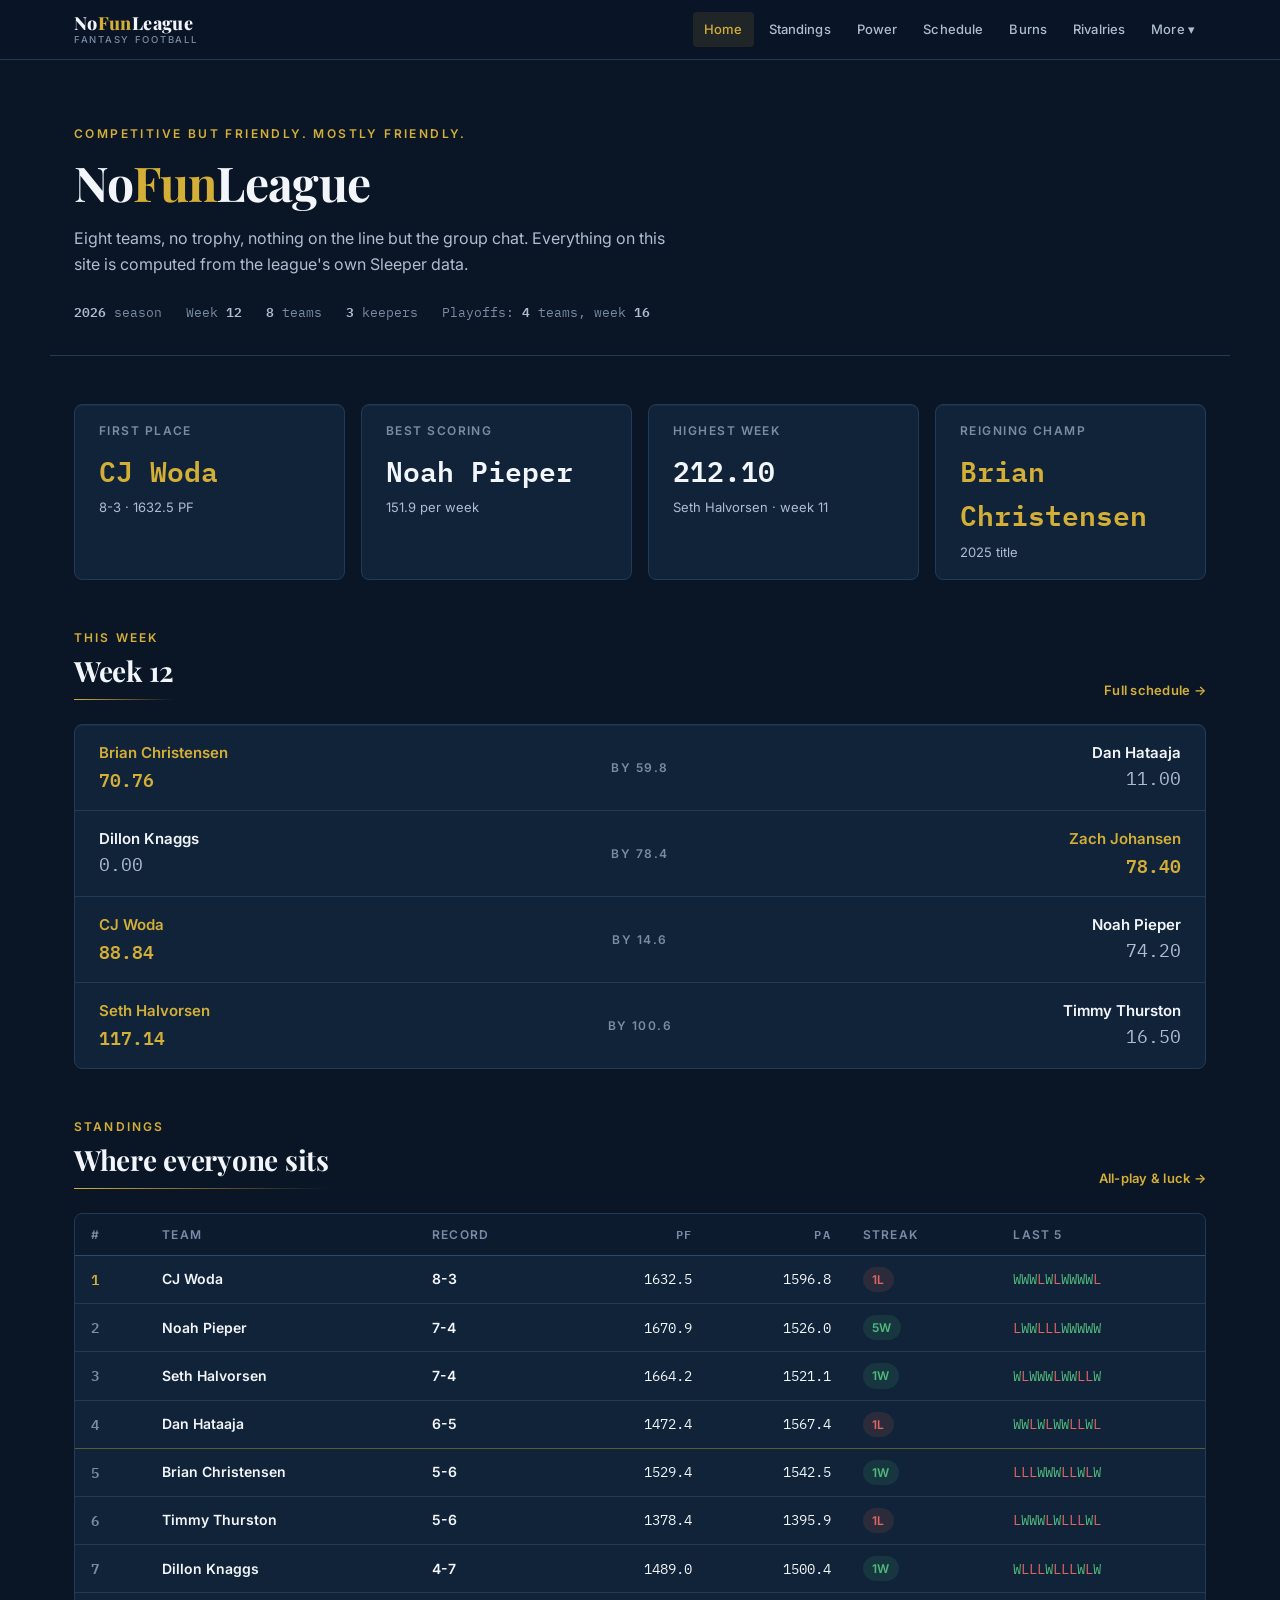
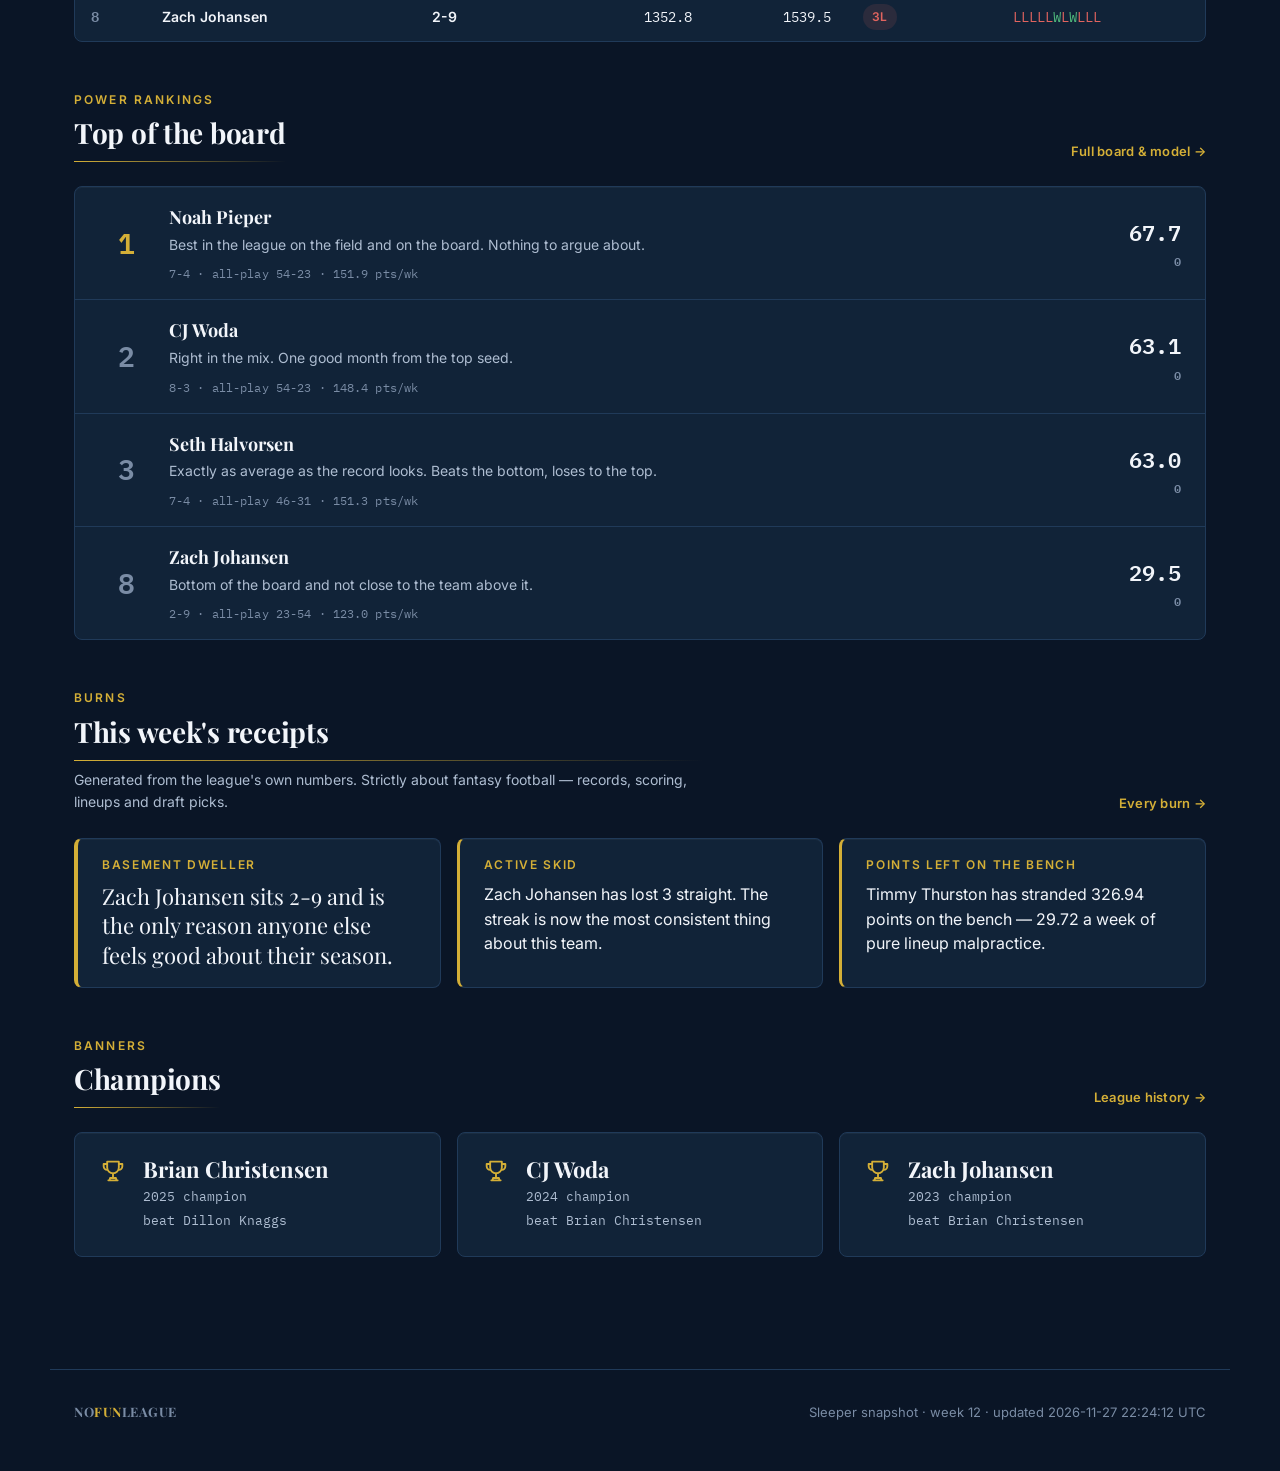
<file: index.html>
<!DOCTYPE html>
<html lang="en">
<head>
  <meta charset="UTF-8">
  <meta name="viewport" content="width=device-width, initial-scale=1.0">
  <title>NoFunLeague — Fantasy Football</title>
  <meta name="description" content="Standings, power rankings, burns, stats and draft history for the NoFunLeague — an eight-team Sleeper fantasy football league.">
  <meta name="theme-color" content="#0a1526">
  <link rel="icon" href="favicon.svg" type="image/svg+xml">
  <link rel="stylesheet" href="css/style.css?v=1">
</head>
<body>

<div id="site-nav"></div>

<header class="hero">
  <p class="hero-eyebrow">Competitive but friendly. Mostly friendly.</p>
  <h1><span class="no">No</span><span class="fun">Fun</span><span class="no">League</span></h1>
  <p class="hero-sub">Eight teams, no trophy, nothing on the line but the group chat.
     Everything on this site is computed from the league's own Sleeper data.</p>
  <div class="hero-meta" id="hero-meta"></div>
</header>

<section class="section">
  <div class="card-grid" id="glance">
    <div class="loading">Loading league</div>
  </div>
</section>

<section class="section">
  <div class="section-head">
    <div>
      <span class="eyebrow">This Week</span>
      <h2 class="section-title" id="week-title">Matchups</h2>
      <div class="rule"></div>
    </div>
    <a class="link-more" href="schedule.html">Full schedule &rarr;</a>
  </div>
  <div class="card" style="padding:0" id="matchups"><div class="loading">Loading matchups</div></div>
</section>

<section class="section">
  <div class="section-head">
    <div>
      <span class="eyebrow">Standings</span>
      <h2 class="section-title">Where everyone sits</h2>
      <div class="rule"></div>
    </div>
    <a class="link-more" href="standings.html">All-play &amp; luck &rarr;</a>
  </div>
  <div id="standings"><div class="loading">Loading standings</div></div>
</section>

<section class="section">
  <div class="section-head">
    <div>
      <span class="eyebrow">Power Rankings</span>
      <h2 class="section-title">Top of the board</h2>
      <div class="rule"></div>
    </div>
    <a class="link-more" href="rankings.html">Full board &amp; model &rarr;</a>
  </div>
  <div class="card" style="padding:0" id="power"><div class="loading">Loading power board</div></div>
</section>

<section class="section">
  <div class="section-head">
    <div>
      <span class="eyebrow">Burns</span>
      <h2 class="section-title">This week's receipts</h2>
      <div class="rule"></div>
      <p class="section-sub">Generated from the league's own numbers. Strictly about
         fantasy football &mdash; records, scoring, lineups and draft picks.</p>
    </div>
    <a class="link-more" href="burns.html">Every burn &rarr;</a>
  </div>
  <div class="burn-grid" id="burns"><div class="loading">Loading burns</div></div>
</section>

<section class="section">
  <div class="section-head">
    <div>
      <span class="eyebrow">Banners</span>
      <h2 class="section-title">Champions</h2>
      <div class="rule"></div>
    </div>
    <a class="link-more" href="history.html">League history &rarr;</a>
  </div>
  <div class="card-grid" id="champs"><div class="loading">Loading history</div></div>
</section>

<div id="site-footer"></div>

<script src="js/site.js"></script>
<script src="js/data.js"></script>
<script>
NFL.all(["meta", "league", "standings", "schedule", "power", "burns", "history", "analytics"])
.then(function (d) {
  var N = NFL;
  N.stamp(d.meta, d.meta ? "week " + d.meta.week : "");

  /* ---- hero meta ---- */
  if (d.meta && d.league) {
    N.fill("hero-meta",
      "<span><b>" + d.meta.season + "</b> season</span>" +
      "<span>Week <b>" + d.meta.week + "</b></span>" +
      "<span><b>" + d.league.teams + "</b> teams</span>" +
      "<span><b>" + (d.league.keeper_count || 0) + "</b> keepers</span>" +
      "<span>Playoffs: <b>" + d.league.playoff_teams + "</b> teams, week <b>" +
        d.league.playoff_week_start + "</b></span>");
  }

  /* ---- at a glance ---- */
  if (d.standings && d.analytics && d.power) {
    var rows = d.standings.rows, a = d.analytics;
    var top = rows[0];
    var best = a.scoring[0];
    var hw = a.records.high_week;
    var lastChamp = (d.history && d.history.seasons || [])
      .filter(function (s) { return s.champion; })[0];
    N.fill("glance",
      stat("First place", N.esc(top.team), N.record(top) + " · " + N.num(top.pf, 1) + " PF", true) +
      stat("Best scoring", N.esc(best.team), N.num(best.avg, 1) + " per week") +
      stat("Highest week", hw ? N.num(hw.pts, 2) : "—",
           hw ? N.esc(hw.team) + " · week " + hw.week : "") +
      stat("Reigning champ", lastChamp ? N.esc(lastChamp.champion) : "—",
           lastChamp ? lastChamp.season + " title" : "", true));
  } else { N.oops("glance", "League"); }

  function stat(label, value, note, gold) {
    return '<div class="stat"><div class="stat-label">' + label + "</div>" +
           '<div class="stat-value' + (gold ? " gold" : "") + '">' + value + "</div>" +
           '<div class="stat-note">' + (note || "") + "</div></div>";
  }

  /* ---- this week's matchups (falls back to the last played week) ---- */
  if (d.schedule) {
    var weeks = d.schedule.weeks;
    var wk = weeks.filter(function (w) { return w.week === (d.meta && d.meta.week); })[0];
    var label = "Week " + (wk ? wk.week : "");
    if (!wk || (wk.playoff && !wk.played)) {
      var played = weeks.filter(function (w) { return w.played; });
      wk = played[played.length - 1];
      label = wk ? "Week " + wk.week + " results" : "No games yet";
    }
    document.getElementById("week-title").textContent = label;
    N.fill("matchups", wk && !(wk.playoff && !wk.played)
      ? wk.games.map(N.matchup).join("")
      : '<div class="empty">Playoff bracket not seeded yet.</div>');
  } else { N.oops("matchups", "Schedule"); }

  /* ---- standings ---- */
  if (d.standings) {
    var cut = d.league ? d.league.playoff_teams : 0;
    N.fill("standings", N.table(
      [{ label: "#" }, { label: "Team" }, { label: "Record" },
       { label: "PF", num: true }, { label: "PA", num: true },
       { label: "Streak" }, { label: "Last 5" }],
      d.standings.rows.map(function (r) {
        return ['<span class="rank-cell' + (r.rank === 1 ? " top" : "") + '">' + r.rank + "</span>",
                N.teamCell(r.team, r.manager === r.team ? "" : r.manager),
                '<span class="strong">' + N.record(r) + "</span>",
                N.num(r.pf, 1), N.num(r.pa, 1),
                streak(r.streak), form(r.form)];
      }),
      { rowClass: function (i) { return (cut && i === cut - 1) ? "cutline" : ""; } }));
  } else { N.oops("standings", "Standings"); }

  function streak(s) {
    if (!s) return '<span class="muted">—</span>';
    var cls = /W$/.test(s) ? "pos" : "neg";
    return '<span class="badge ' + cls + '">' + N.esc(s) + "</span>";
  }
  function form(f) {
    if (!f) return '<span class="muted">—</span>';
    return '<span class="mono">' + f.split("").map(function (c) {
      return '<span class="' + (c === "W" ? "pos" : c === "L" ? "neg" : "muted") + '">' + c + "</span>";
    }).join("") + "</span>";
  }

  /* ---- power: top three plus the floor ---- */
  if (d.power) {
    var pr = d.power.rows;
    var show = pr.slice(0, 3).concat(pr.length > 4 ? [pr[pr.length - 1]] : []);
    N.fill("power", show.map(function (r) {
      return '<div class="power-row' + (r.rank === 1 ? " first" : "") + '">' +
        '<div class="power-rank">' + r.rank + "</div>" +
        '<div><div class="power-team">' + N.esc(r.team) + "</div>" +
        '<div class="power-note">' + N.esc(r.note) + "</div>" +
        '<div class="power-line">' + r.record + " · all-play " + r.allplay +
          " · " + N.num(r.pf_pg, 1) + " pts/wk</div></div>" +
        '<div class="power-score">' + N.num(r.score, 1) +
          '<span class="power-move ' + (r.move > 0 ? "pos" : r.move < 0 ? "neg" : "muted") +
          '">' + (r.prev_rank ? N.signed(r.move) : "new") + "</span></div></div>";
    }).join(""));
  } else { N.oops("power", "Power rankings"); }

  /* ---- burns: the first three ---- */
  if (d.burns && d.burns.items.length) {
    N.fill("burns", d.burns.items.slice(0, 3).map(function (b, i) {
      return '<div class="burn' + (i === 0 ? " feature" : "") + '">' +
        '<div class="burn-title">' + N.esc(b.title) + "</div>" +
        '<p class="burn-line">' + N.esc(b.line) + "</p></div>";
    }).join(""));
  } else { N.oops("burns", "Burns"); }

  /* ---- champions ---- */
  if (d.history) {
    var done = d.history.seasons.filter(function (s) { return s.champion; });
    N.fill("champs", done.length ? done.map(function (s) {
      return '<div class="card feature-card">' +
        '<svg class="icon icon-lg icon-gold" aria-hidden="true"><use href="#i-trophy"></use></svg>' +
        "<div><h3>" + N.esc(s.champion) + "</h3>" +
        '<p class="meta">' + s.season + " champion</p>" +
        '<p class="meta muted">beat ' + N.esc(s.runner_up || "—") + "</p></div></div>";
    }).join("") : '<div class="empty">No completed seasons yet.</div>');
  } else { N.oops("champs", "History"); }
});
</script>
</body>
</html>
</file>
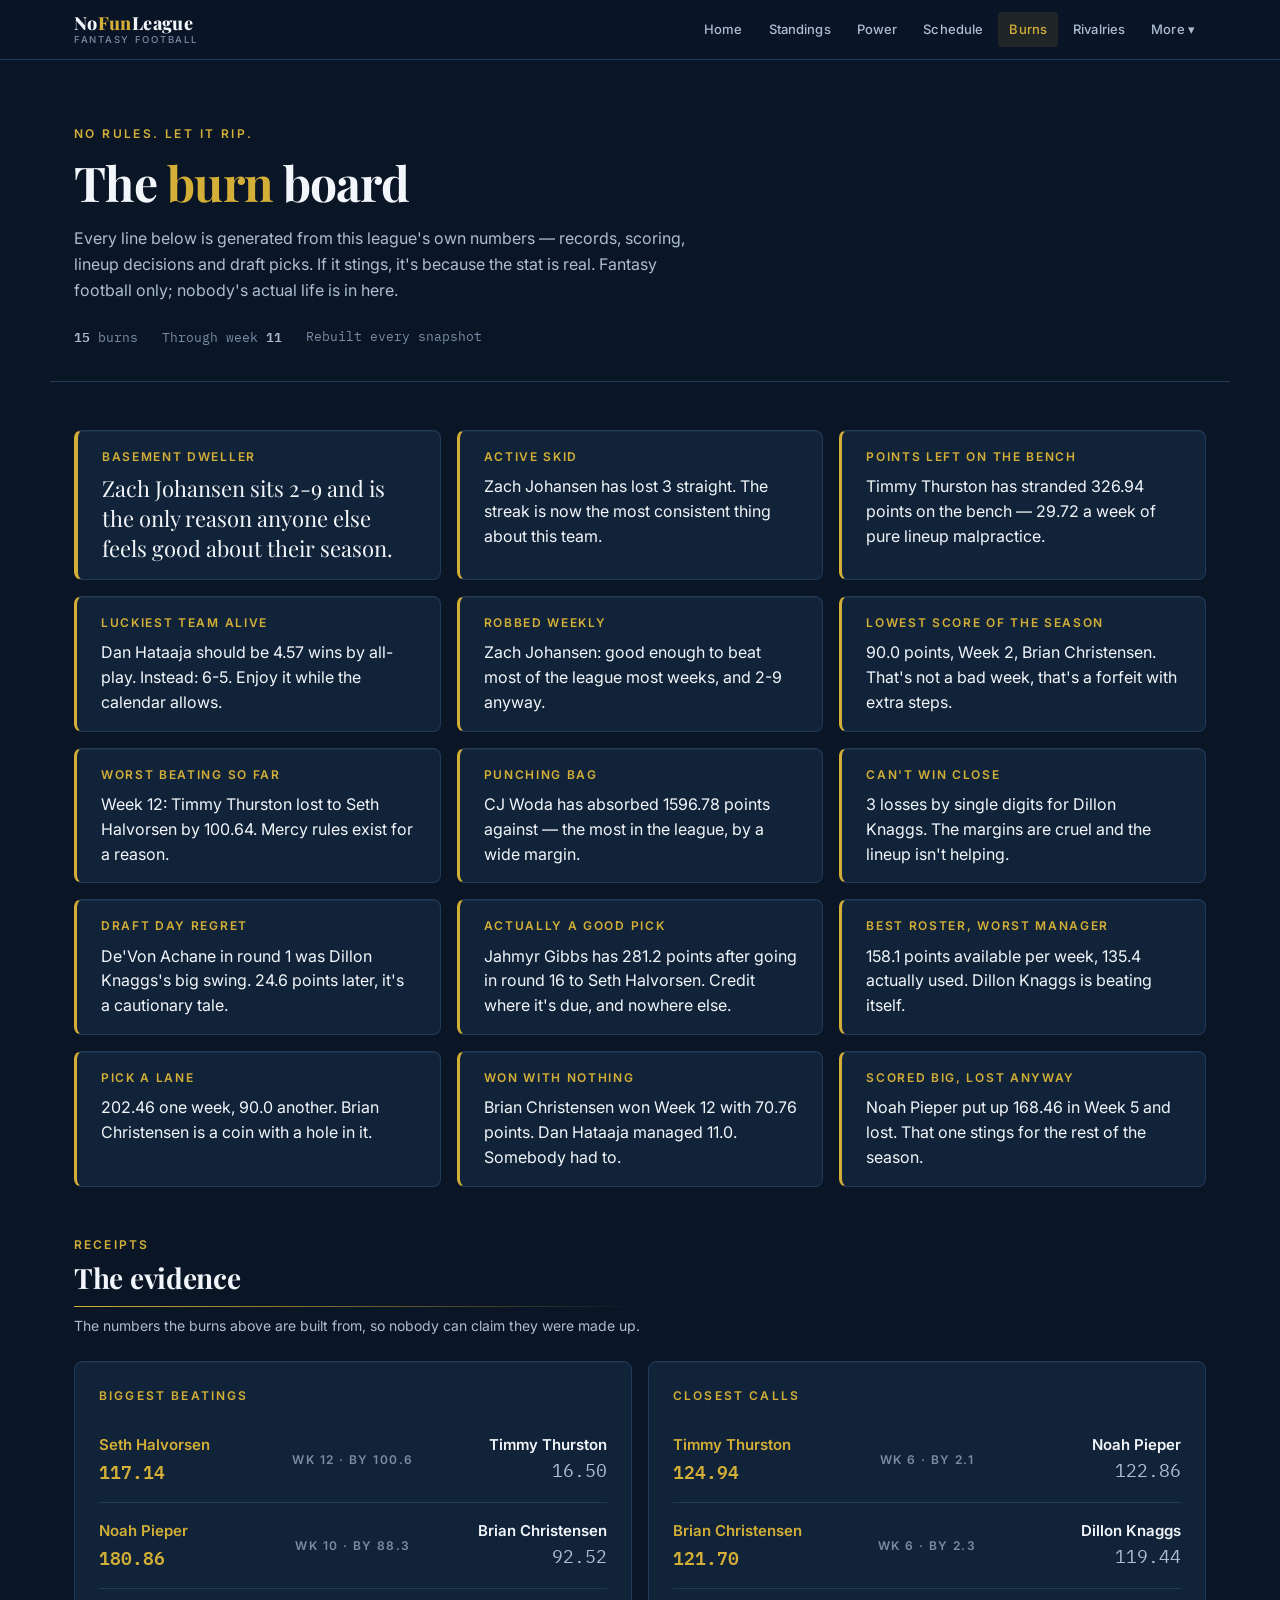
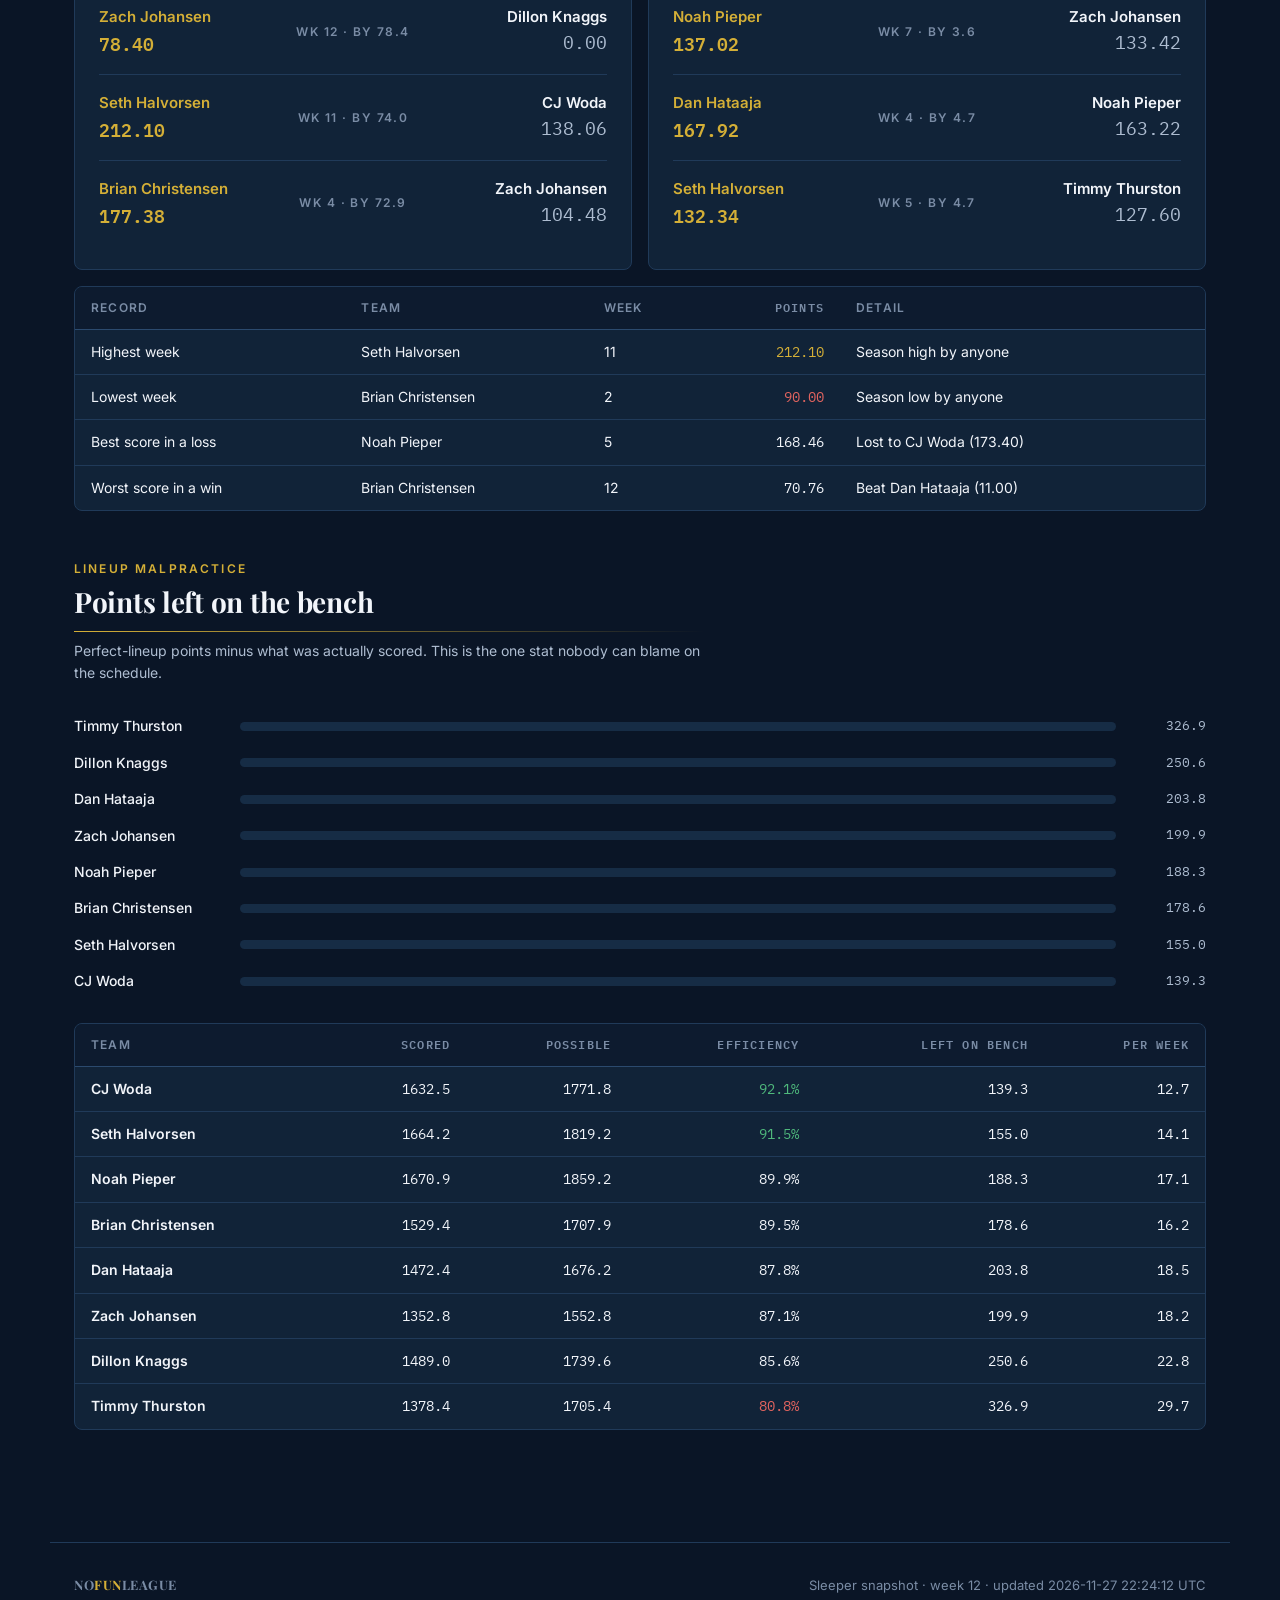
<file: burns.html>
<!DOCTYPE html>
<html lang="en">
<head>
  <meta charset="UTF-8">
  <meta name="viewport" content="width=device-width, initial-scale=1.0">
  <title>Burns — NoFunLeague</title>
  <meta name="description" content="The NoFunLeague burn board — trash talk generated from the league's own Sleeper stats.">
  <meta name="theme-color" content="#0a1526">
  <link rel="icon" href="favicon.svg" type="image/svg+xml">
  <link rel="stylesheet" href="css/style.css?v=1">
</head>
<body>

<div id="site-nav"></div>

<header class="hero">
  <p class="hero-eyebrow">No rules. Let it rip.</p>
  <h1>The <span class="fun">burn</span> board</h1>
  <p class="hero-sub">Every line below is generated from this league's own numbers &mdash;
     records, scoring, lineup decisions and draft picks. If it stings, it's because the
     stat is real. Fantasy football only; nobody's actual life is in here.</p>
  <div class="hero-meta" id="hero-meta"></div>
</header>

<section class="section">
  <div class="burn-grid" id="burns"><div class="loading">Loading burns</div></div>
</section>

<section class="section">
  <div class="section-head">
    <div>
      <span class="eyebrow">Receipts</span>
      <h2 class="section-title">The evidence</h2>
      <div class="rule"></div>
      <p class="section-sub">The numbers the burns above are built from, so nobody can
         claim they were made up.</p>
    </div>
  </div>
  <div class="card-grid two">
    <div class="card">
      <span class="eyebrow">Biggest beatings</span>
      <div id="blowouts" style="margin-top:var(--s-3)"></div>
    </div>
    <div class="card">
      <span class="eyebrow">Closest calls</span>
      <div id="nailbiters" style="margin-top:var(--s-3)"></div>
    </div>
  </div>
  <div style="margin-top:var(--s-4)" id="records"></div>
</section>

<section class="section">
  <div class="section-head">
    <div>
      <span class="eyebrow">Lineup Malpractice</span>
      <h2 class="section-title">Points left on the bench</h2>
      <div class="rule"></div>
      <p class="section-sub">Perfect-lineup points minus what was actually scored. This is
         the one stat nobody can blame on the schedule.</p>
    </div>
  </div>
  <div id="bench"><div class="loading">Loading</div></div>
</section>

<div id="site-footer"></div>

<script src="js/site.js"></script>
<script src="js/data.js"></script>
<script>
NFL.all(["meta", "burns", "analytics"]).then(function (d) {
  var N = NFL;
  N.stamp(d.meta, d.meta ? "week " + d.meta.week : "");

  if (!d.burns) { N.oops("burns", "Burns"); }
  else {
    N.fill("hero-meta",
      "<span><b>" + d.burns.items.length + "</b> burns</span>" +
      "<span>Through week <b>" + d.burns.through_week + "</b></span>" +
      "<span>Rebuilt every snapshot</span>");
    N.fill("burns", d.burns.items.length
      ? d.burns.items.map(function (b, i) {
          return '<div class="burn' + (i === 0 ? " feature" : "") + '">' +
            '<div class="burn-title">' + N.esc(b.title) + "</div>" +
            '<p class="burn-line">' + N.esc(b.line) + "</p></div>";
        }).join("")
      : '<div class="empty">Not enough games played yet. Check back after week 1.</div>');
  }

  if (!d.analytics) { N.oops("bench", "Analytics"); return; }
  var a = d.analytics;

  var game = function (g) {
    return '<div class="matchup" style="padding-left:0;padding-right:0">' +
      '<div class="side win"><div class="name">' + N.esc(g.winner) + "</div>" +
      '<div class="score">' + N.num(g.win_pts) + "</div></div>" +
      '<span class="vs">wk ' + g.week + " · by " + N.num(g.margin, 1) + "</span>" +
      '<div class="side right"><div class="name">' + N.esc(g.loser) + "</div>" +
      '<div class="score">' + N.num(g.lose_pts) + "</div></div></div>";
  };
  N.fill("blowouts", a.blowouts.length ? a.blowouts.map(game).join("")
    : '<div class="empty">No completed games yet.</div>');
  N.fill("nailbiters", a.nailbiters.length ? a.nailbiters.map(game).join("")
    : '<div class="empty">No completed games yet.</div>');

  var r = a.records;
  N.fill("records", N.table(
    [{ label: "Record" }, { label: "Team" }, { label: "Week" }, { label: "Points", num: true },
     { label: "Detail", cls: "wide" }],
    [r.high_week && ["Highest week", N.esc(r.high_week.team), r.high_week.week,
       '<span class="gold">' + N.num(r.high_week.pts) + "</span>", "Season high by anyone"],
     r.low_week && ["Lowest week", N.esc(r.low_week.team), r.low_week.week,
       '<span class="neg">' + N.num(r.low_week.pts) + "</span>", "Season low by anyone"],
     r.high_loss && ["Best score in a loss", N.esc(r.high_loss.loser), r.high_loss.week,
       N.num(r.high_loss.lose_pts), "Lost to " + N.esc(r.high_loss.winner) +
       " (" + N.num(r.high_loss.win_pts) + ")"],
     r.low_win && ["Worst score in a win", N.esc(r.low_win.winner), r.low_win.week,
       N.num(r.low_win.win_pts), "Beat " + N.esc(r.low_win.loser) +
       " (" + N.num(r.low_win.lose_pts) + ")"]
    ].filter(Boolean)));

  N.fill("bench", N.bars(a.efficiency.slice().sort(function (x, y) { return y.left - x.left; })
      .map(function (e) {
        return { label: e.team, raw: e.left, value: N.num(e.left, 1) };
      })) +
    '<div style="margin-top:var(--s-6)"></div>' +
    N.table(
      [{ label: "Team" }, { label: "Scored", num: true }, { label: "Possible", num: true },
       { label: "Efficiency", num: true }, { label: "Left on bench", num: true },
       { label: "Per week", num: true }],
      a.efficiency.map(function (e) {
        return ['<span class="team-cell">' + N.esc(e.team) + "</span>",
                N.num(e.pf, 1), N.num(e.ppts, 1),
                '<span class="' + (e.eff >= 90 ? "pos" : e.eff < 85 ? "neg" : "") + '">' +
                  N.num(e.eff, 1) + "%</span>",
                N.num(e.left, 1), N.num(e.left_pg, 1)];
      })));
});
</script>
</body>
</html>
</file>
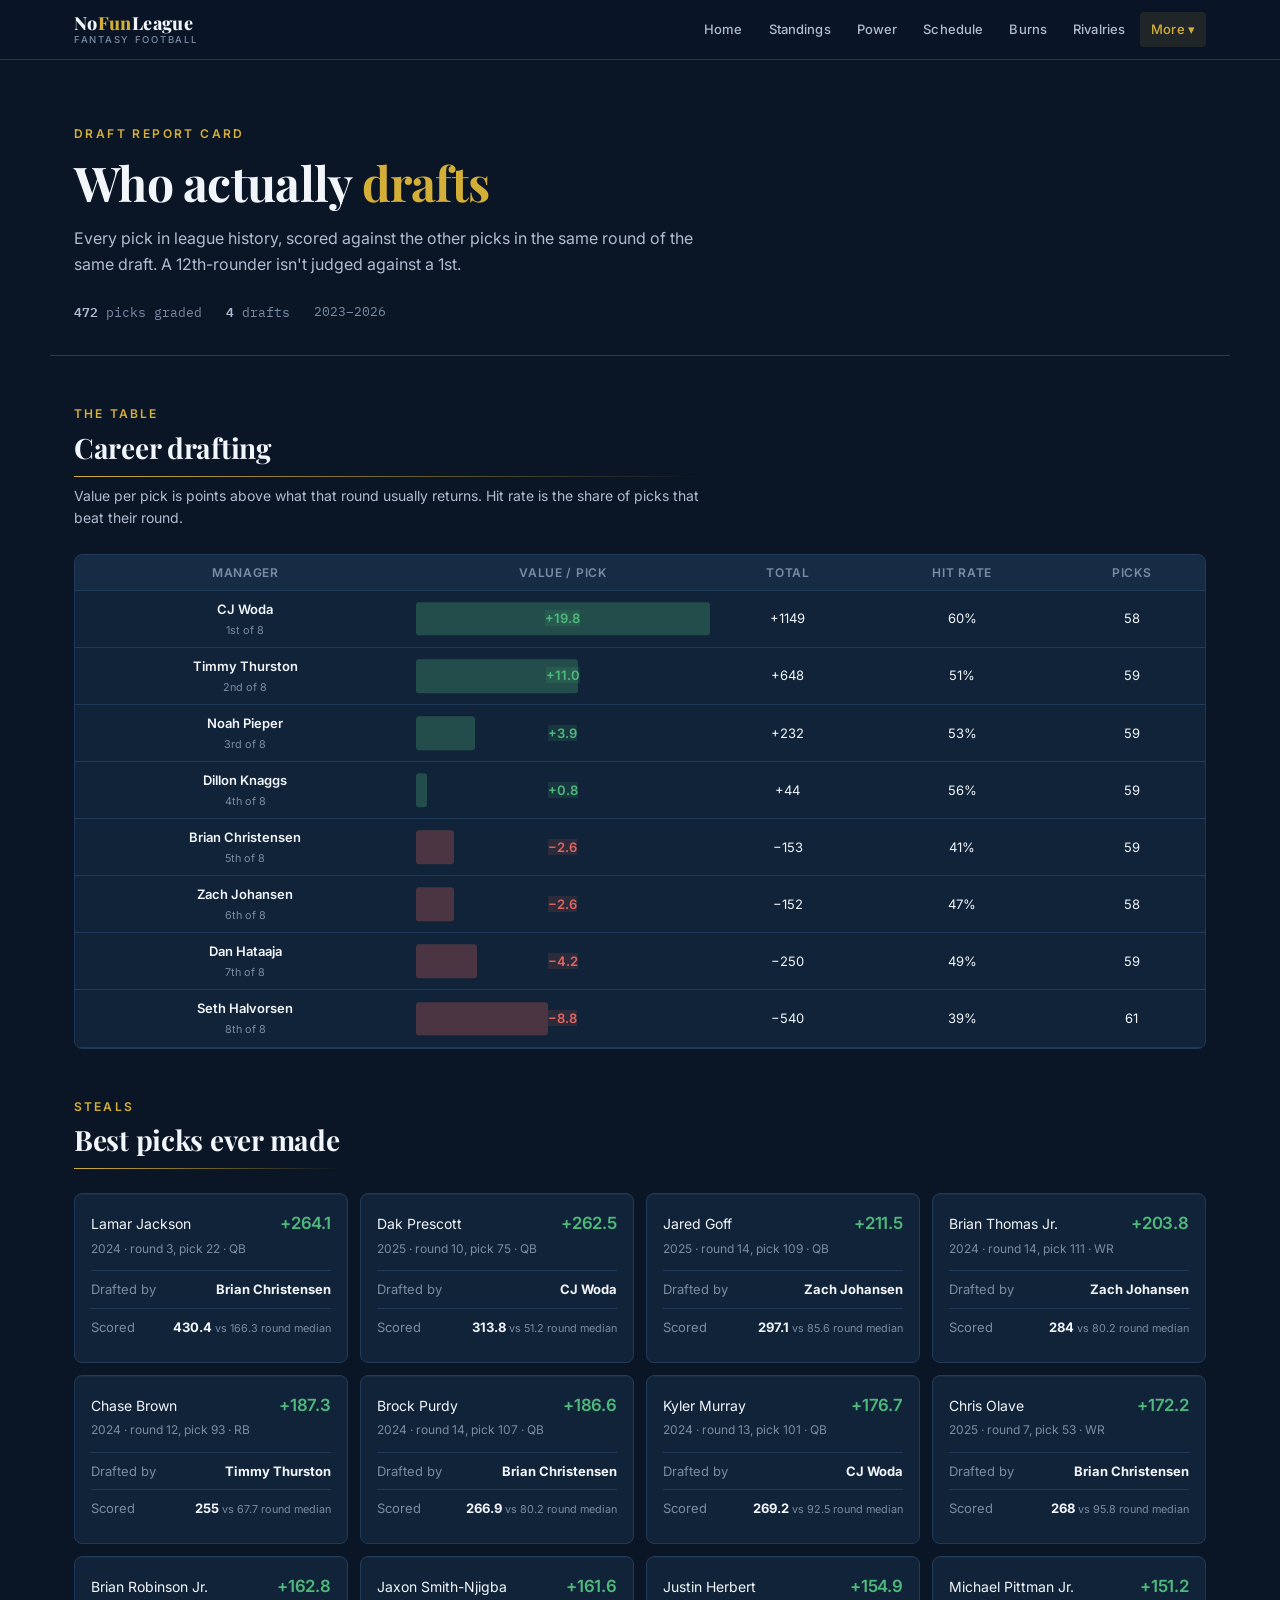
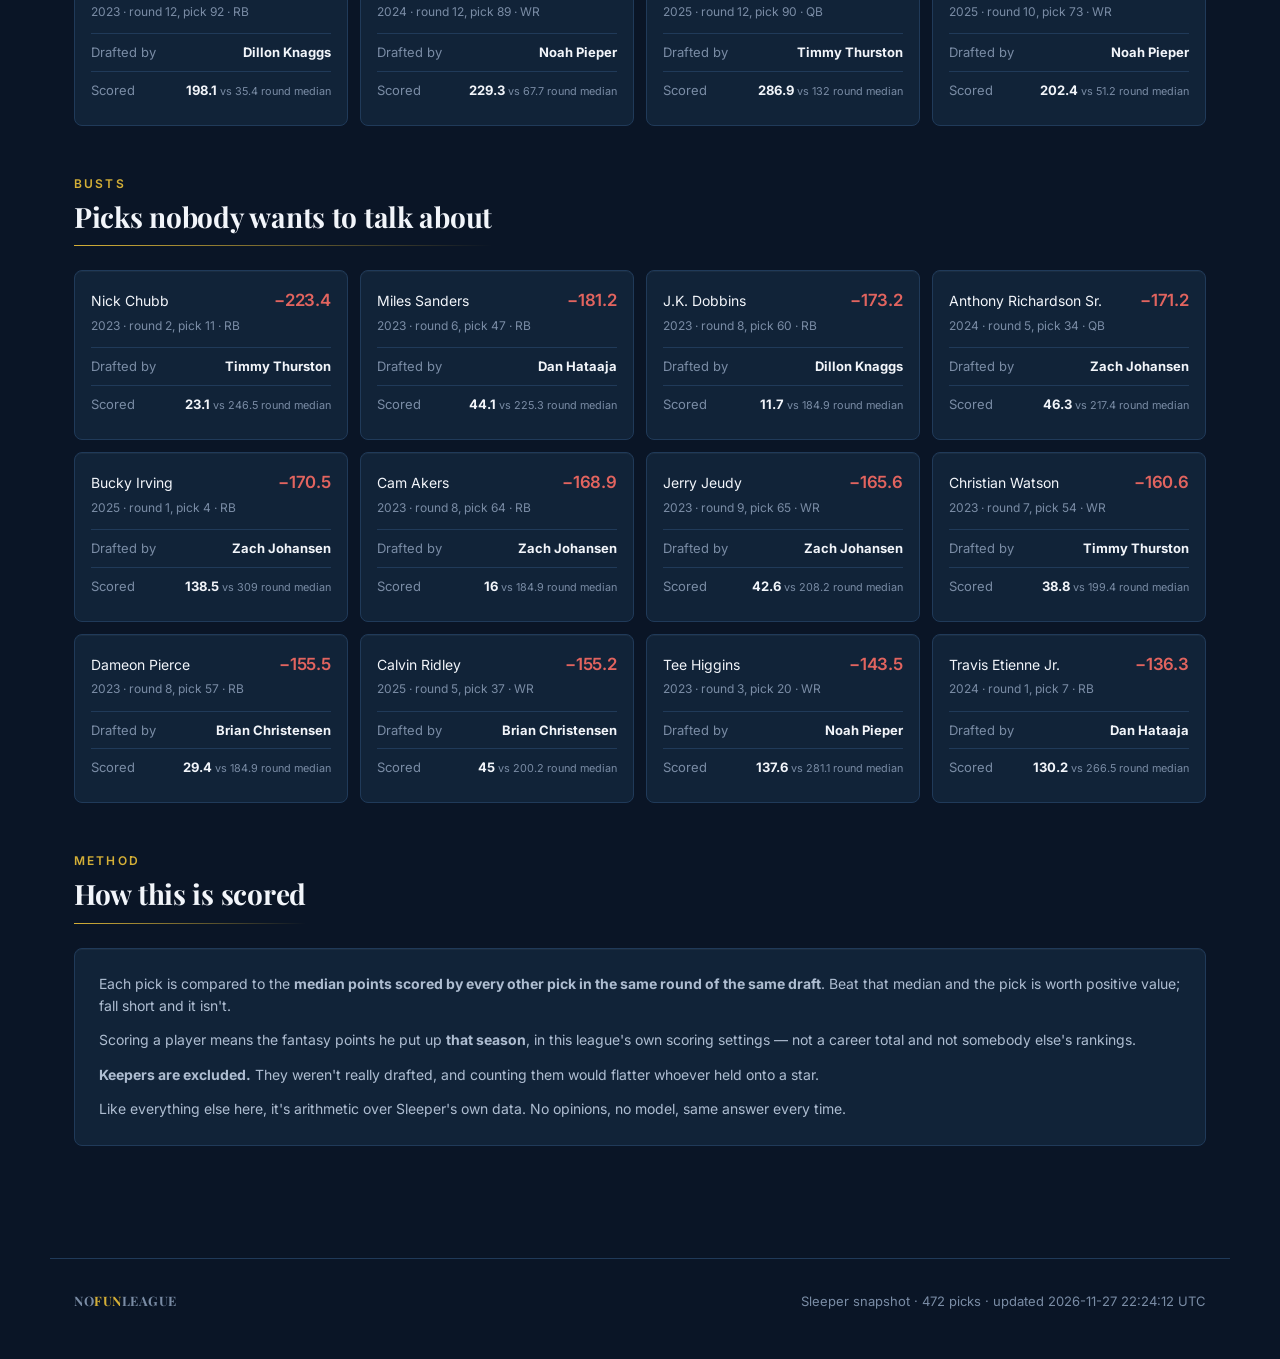
<file: draft-grades.html>
<!DOCTYPE html>
<html lang="en">
<head>
  <meta charset="UTF-8">
  <meta name="viewport" content="width=device-width, initial-scale=1.0">
  <title>Draft Report Card — NoFunLeague</title>
  <meta name="description" content="Every NoFunLeague draft pick ever, scored against the rest of its own round.">
  <meta name="theme-color" content="#0a1526">
  <link rel="icon" href="favicon.svg" type="image/svg+xml">
  <link rel="stylesheet" href="css/style.css?v=1">
</head>
<body>

<div id="site-nav"></div>

<header class="hero">
  <p class="hero-eyebrow">Draft Report Card</p>
  <h1>Who actually <span class="fun">drafts</span></h1>
  <p class="hero-sub">Every pick in league history, scored against the other picks
     in the same round of the same draft. A 12th-rounder isn't judged against a 1st.</p>
  <div class="hero-meta" id="hero-meta"></div>
</header>

<section class="section">
  <div class="section-head">
    <div>
      <span class="eyebrow">The table</span>
      <h2 class="section-title">Career drafting</h2>
      <div class="rule"></div>
      <p class="section-sub">Value per pick is points above what that round usually
         returns. Hit rate is the share of picks that beat their round.</p>
    </div>
  </div>
  <div id="board"><div class="loading">Loading the board</div></div>
</section>

<section class="section">
  <div class="section-head">
    <div>
      <span class="eyebrow">Steals</span>
      <h2 class="section-title">Best picks ever made</h2>
      <div class="rule"></div>
    </div>
  </div>
  <div id="steals"><div class="loading">Loading steals</div></div>
</section>

<section class="section">
  <div class="section-head">
    <div>
      <span class="eyebrow">Busts</span>
      <h2 class="section-title">Picks nobody wants to talk about</h2>
      <div class="rule"></div>
    </div>
  </div>
  <div id="busts"><div class="loading">Loading busts</div></div>
</section>

<section class="section">
  <div class="section-head">
    <div>
      <span class="eyebrow">Method</span>
      <h2 class="section-title">How this is scored</h2>
      <div class="rule"></div>
    </div>
  </div>
  <div class="card dg-method">
    <p>Each pick is compared to the <b>median points scored by every other pick in
       the same round of the same draft</b>. Beat that median and the pick is worth
       positive value; fall short and it isn't.</p>
    <p>Scoring a player means the fantasy points he put up <b>that season</b>, in
       this league's own scoring settings &mdash; not a career total and not
       somebody else's rankings.</p>
    <p><b>Keepers are excluded.</b> They weren't really drafted, and counting them
       would flatter whoever held onto a star.</p>
    <p>Like everything else here, it's arithmetic over Sleeper's own data. No
       opinions, no model, same answer every time.</p>
  </div>
</section>

<script src="js/site.js?v=1"></script>
<script src="js/data.js?v=1"></script>
<script>
(function () {
  var N = window.NFL;

  N.all(["meta", "draft-grades", "rivalries"]).then(function (d) {
    var g = d["draft-grades"], riv = d.rivalries;
    if (!g || !g.managers || !g.managers.length) {
      ["board", "steals", "busts"].forEach(function (id) { N.oops(id, "draft grades"); });
      return;
    }
    var name = {};
    ((riv && riv.managers) || []).forEach(function (m) { name[m.user_id] = m.manager; });
    var who = function (u) { return name[u] || "Unknown"; };

    N.fill("hero-meta",
      "<span><b>" + g.graded_picks + "</b> picks graded</span>" +
      "<span><b>" + g.seasons.length + "</b> drafts</span>" +
      "<span>" + g.seasons[g.seasons.length - 1] + "&ndash;" + g.seasons[0] + "</span>");
    N.stamp(d.meta, g.graded_picks + " picks");

    var max = Math.max.apply(null, g.managers.map(function (c) {
      return Math.abs(c.value_per_pick);
    })) || 1;

    N.fill("board", '<div class="card rv-wrap"><table class="rv-grid dg-board">' +
      "<thead><tr><th>Manager</th><th>Value / pick</th><th>Total</th>" +
      "<th>Hit rate</th><th>Picks</th></tr></thead><tbody>" +
      g.managers.map(function (c, i) {
        var v = c.value_per_pick;
        var w = Math.round(Math.abs(v) / max * 100);
        return "<tr><th class=\"rv-row\">" +
          '<a href="manager.html?m=' + encodeURIComponent(c.user_id) + '">' +
          N.esc(who(c.user_id)) + "</a><small>" + N.ordinal(i + 1) + " of " +
          g.managers.length + "</small></th>" +
          '<td class="dg-barcell"><span class="dg-bar ' +
            (v >= 0 ? "pos" : "neg") + '" style="width:' + w + '%"></span>' +
            '<b class="' + (v >= 0 ? "rv-up" : "rv-down") + '">' +
            N.signed(v, 1) + "</b></td>" +
          "<td>" + N.signed(c.value, 0) + "</td>" +
          "<td>" + c.hit_rate + "%</td>" +
          "<td>" + c.picks + "</td></tr>";
      }).join("") + "</tbody></table></div>");

    N.fill("steals", list(g.steals, "rv-up"));
    N.fill("busts", list(g.busts, "rv-down"));

    function list(rows, cls) {
      return '<div class="rv-cards">' + rows.slice(0, 12).map(function (p) {
        return '<article class="card rv-card">' +
          '<div class="rv-card-top"><span>' + N.esc(p.name) + "</span>" +
          '<b class="' + cls + '">' + N.signed(p.value, 1) + "</b></div>" +
          '<div class="rv-card-sub">' + p.season + " &middot; round " + p.round +
          ", pick " + p.pick + " &middot; " + N.esc(p.pos || "") + "</div>" +
          '<ul class="rv-facts">' +
            "<li><span>Drafted by</span><b>" + N.esc(who(p.user_id) || p.team) + "</b></li>" +
            "<li><span>Scored</span><b>" + p.pts + " <small>vs " + p.round_median +
            " round median</small></b></li>" +
          "</ul></article>";
      }).join("") + "</div>";
    }
  }).catch(function () {
    ["board", "steals", "busts"].forEach(function (id) { N.oops(id, "draft grades"); });
  });
})();
</script>
</body>
</html>
</file>
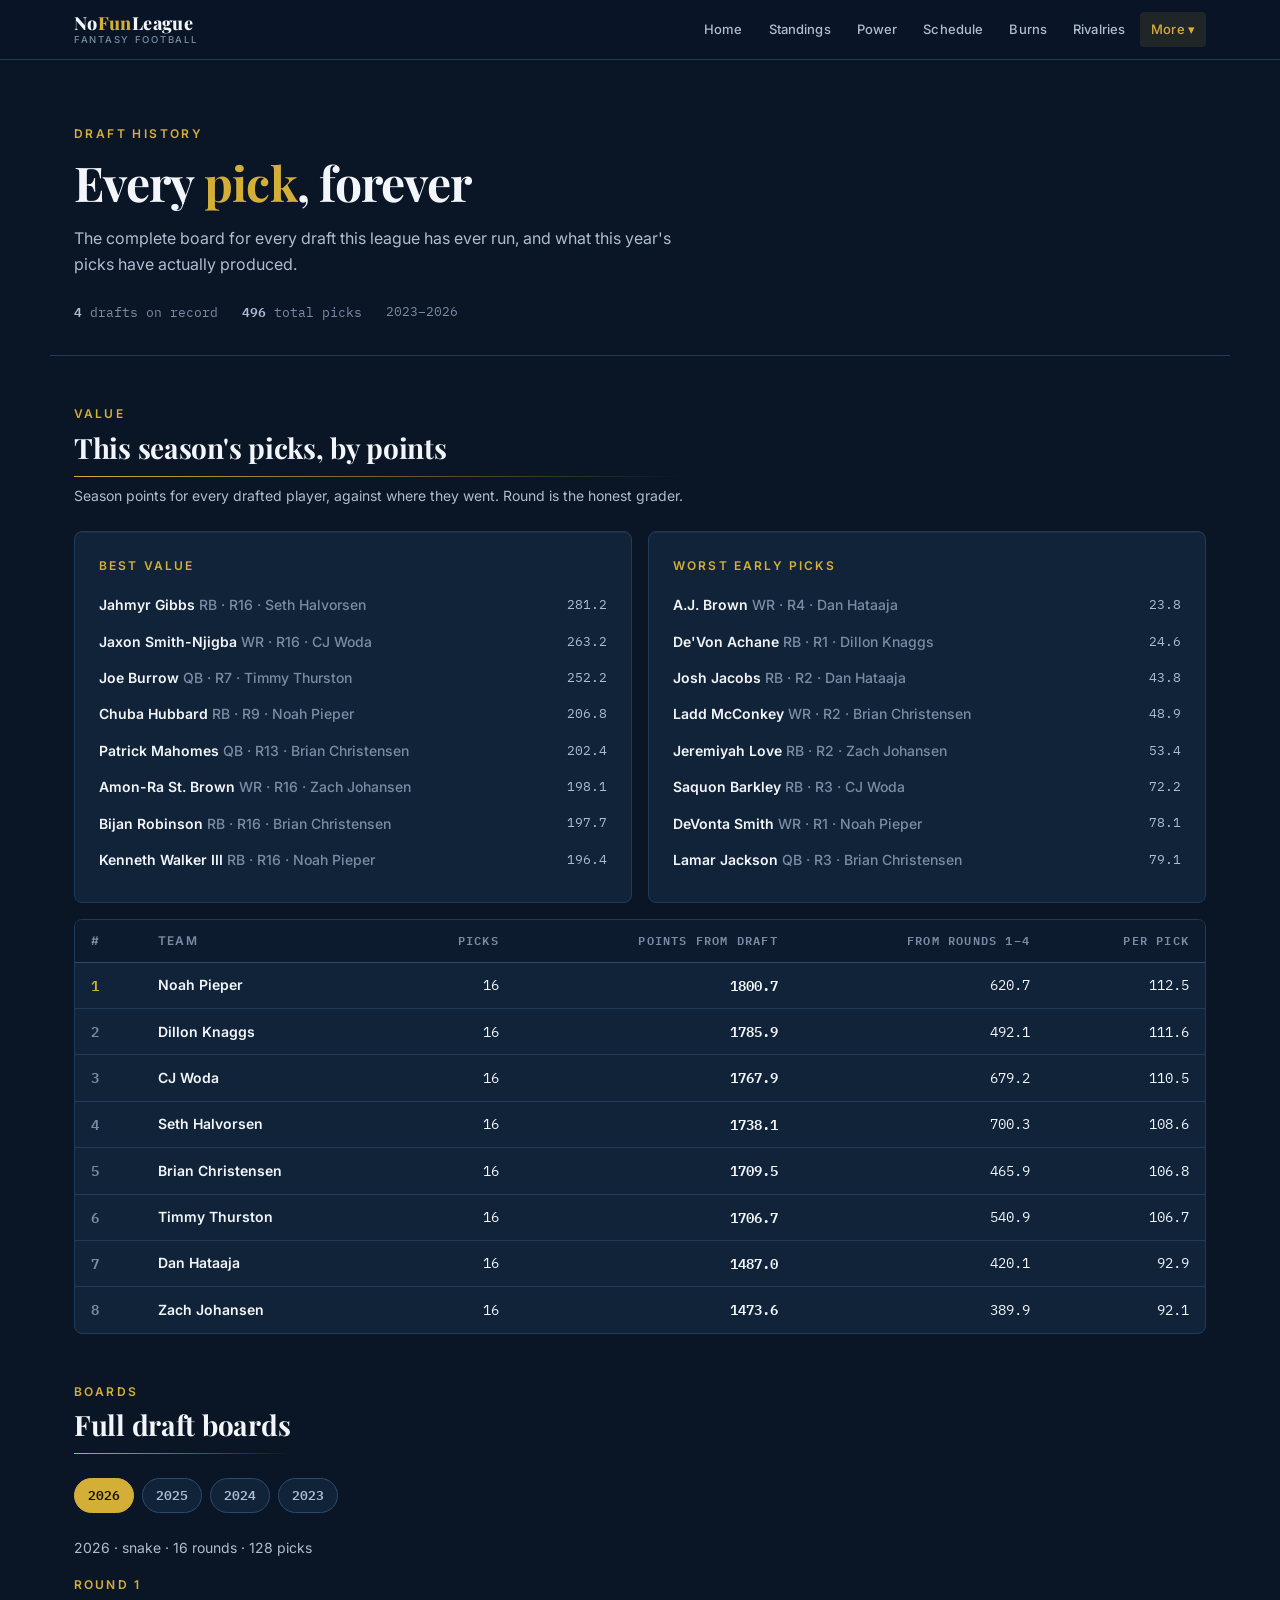
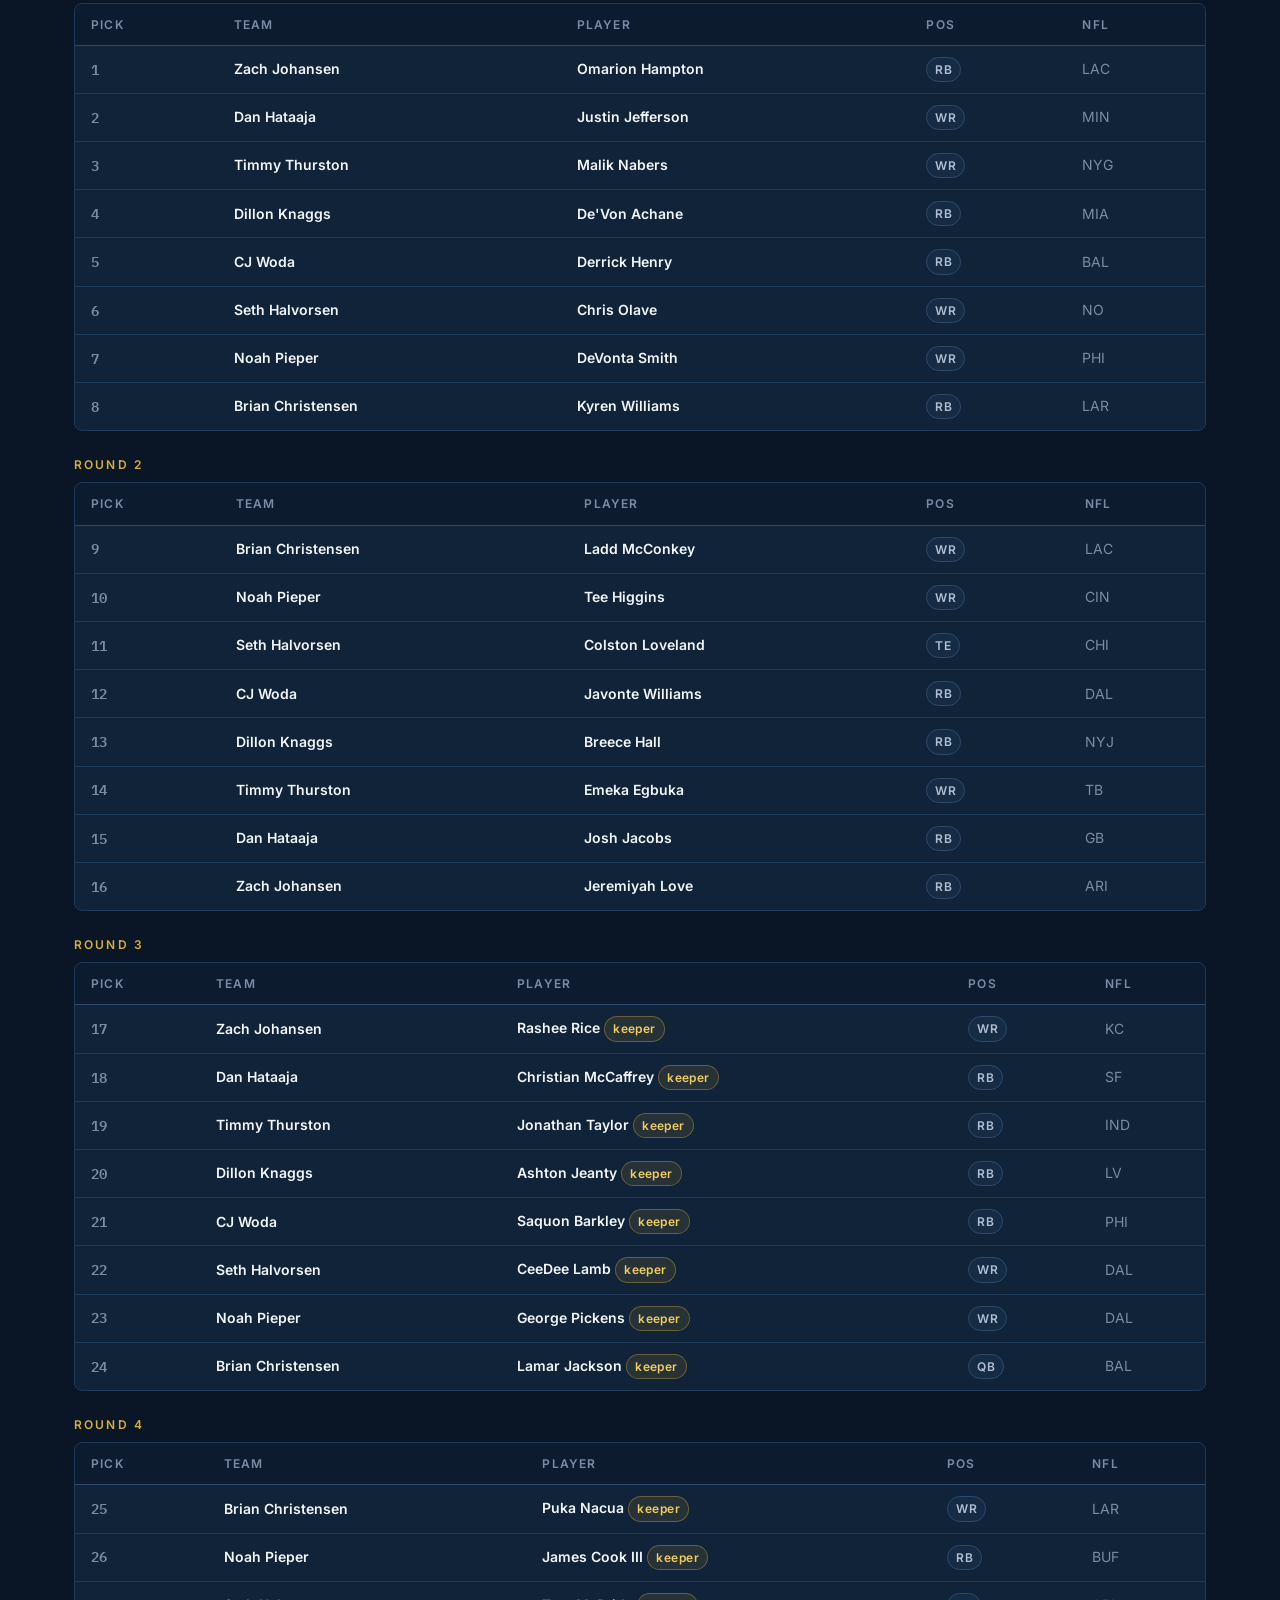
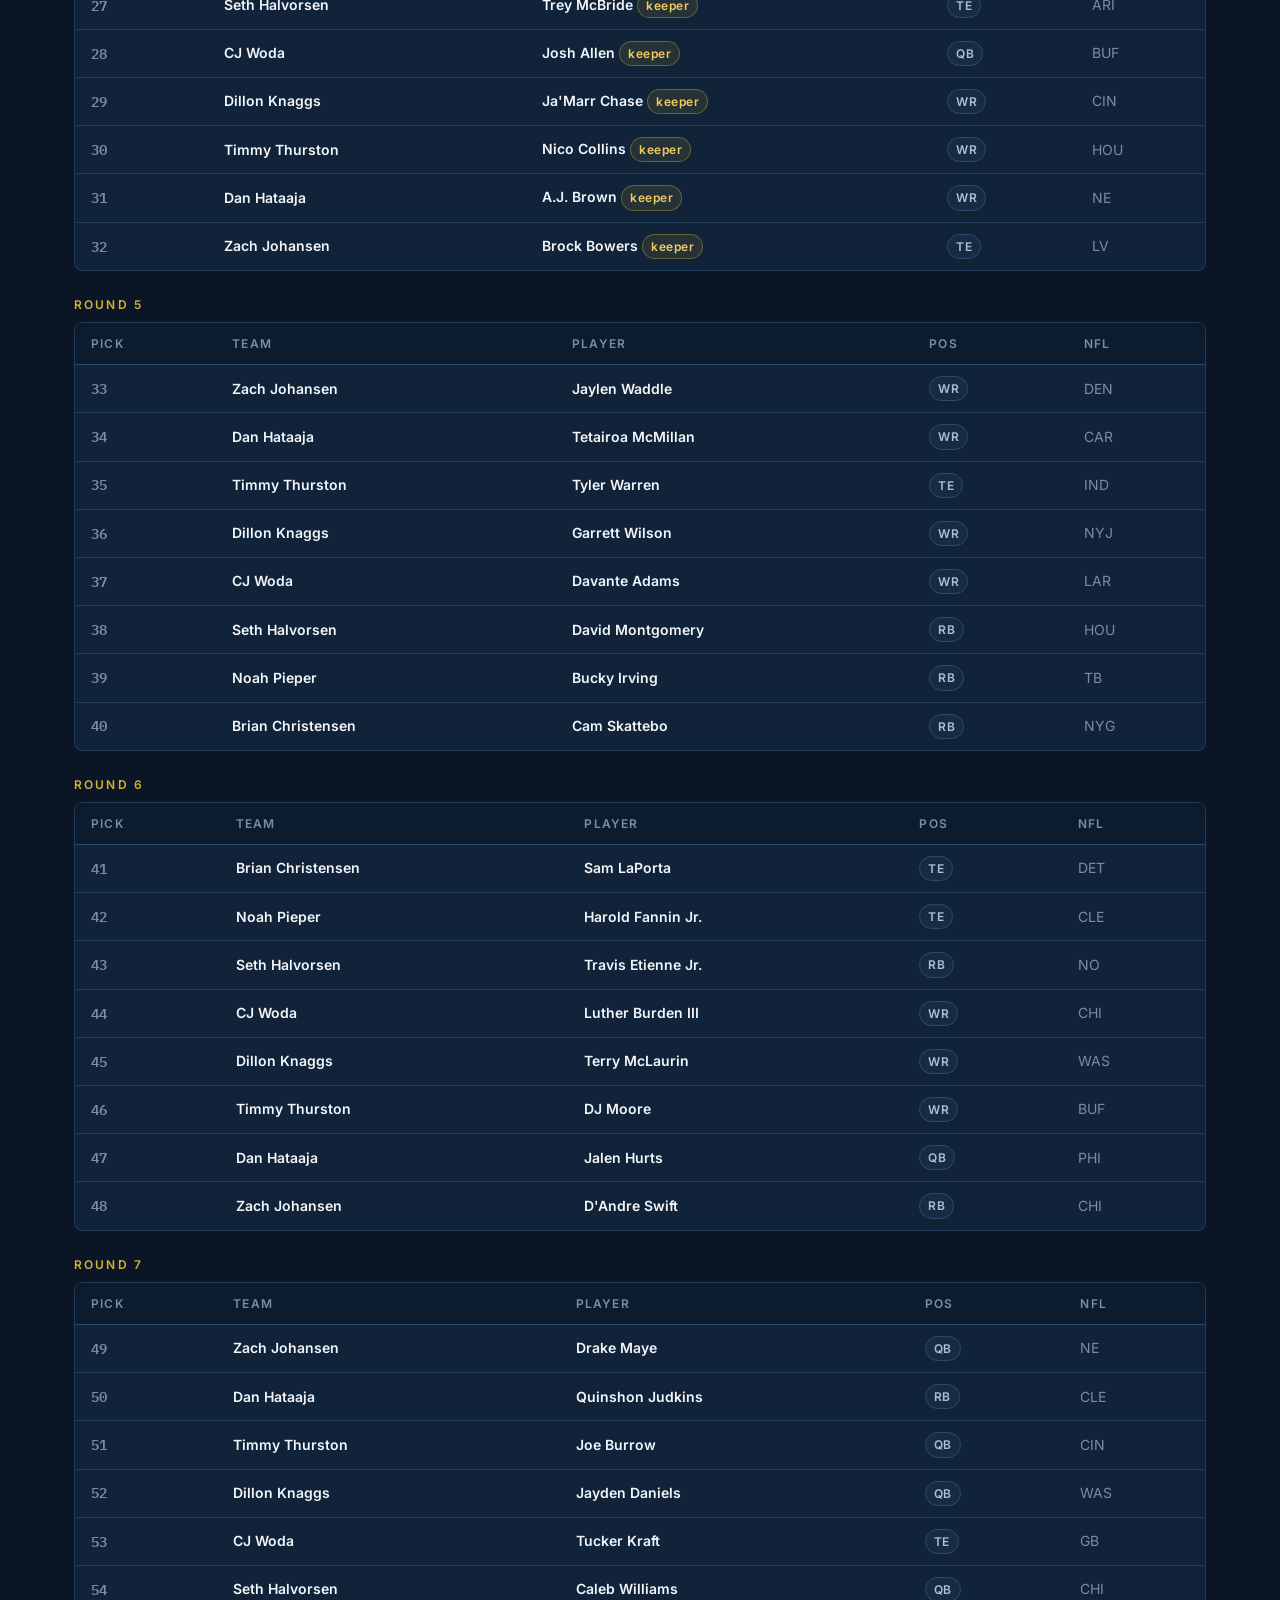
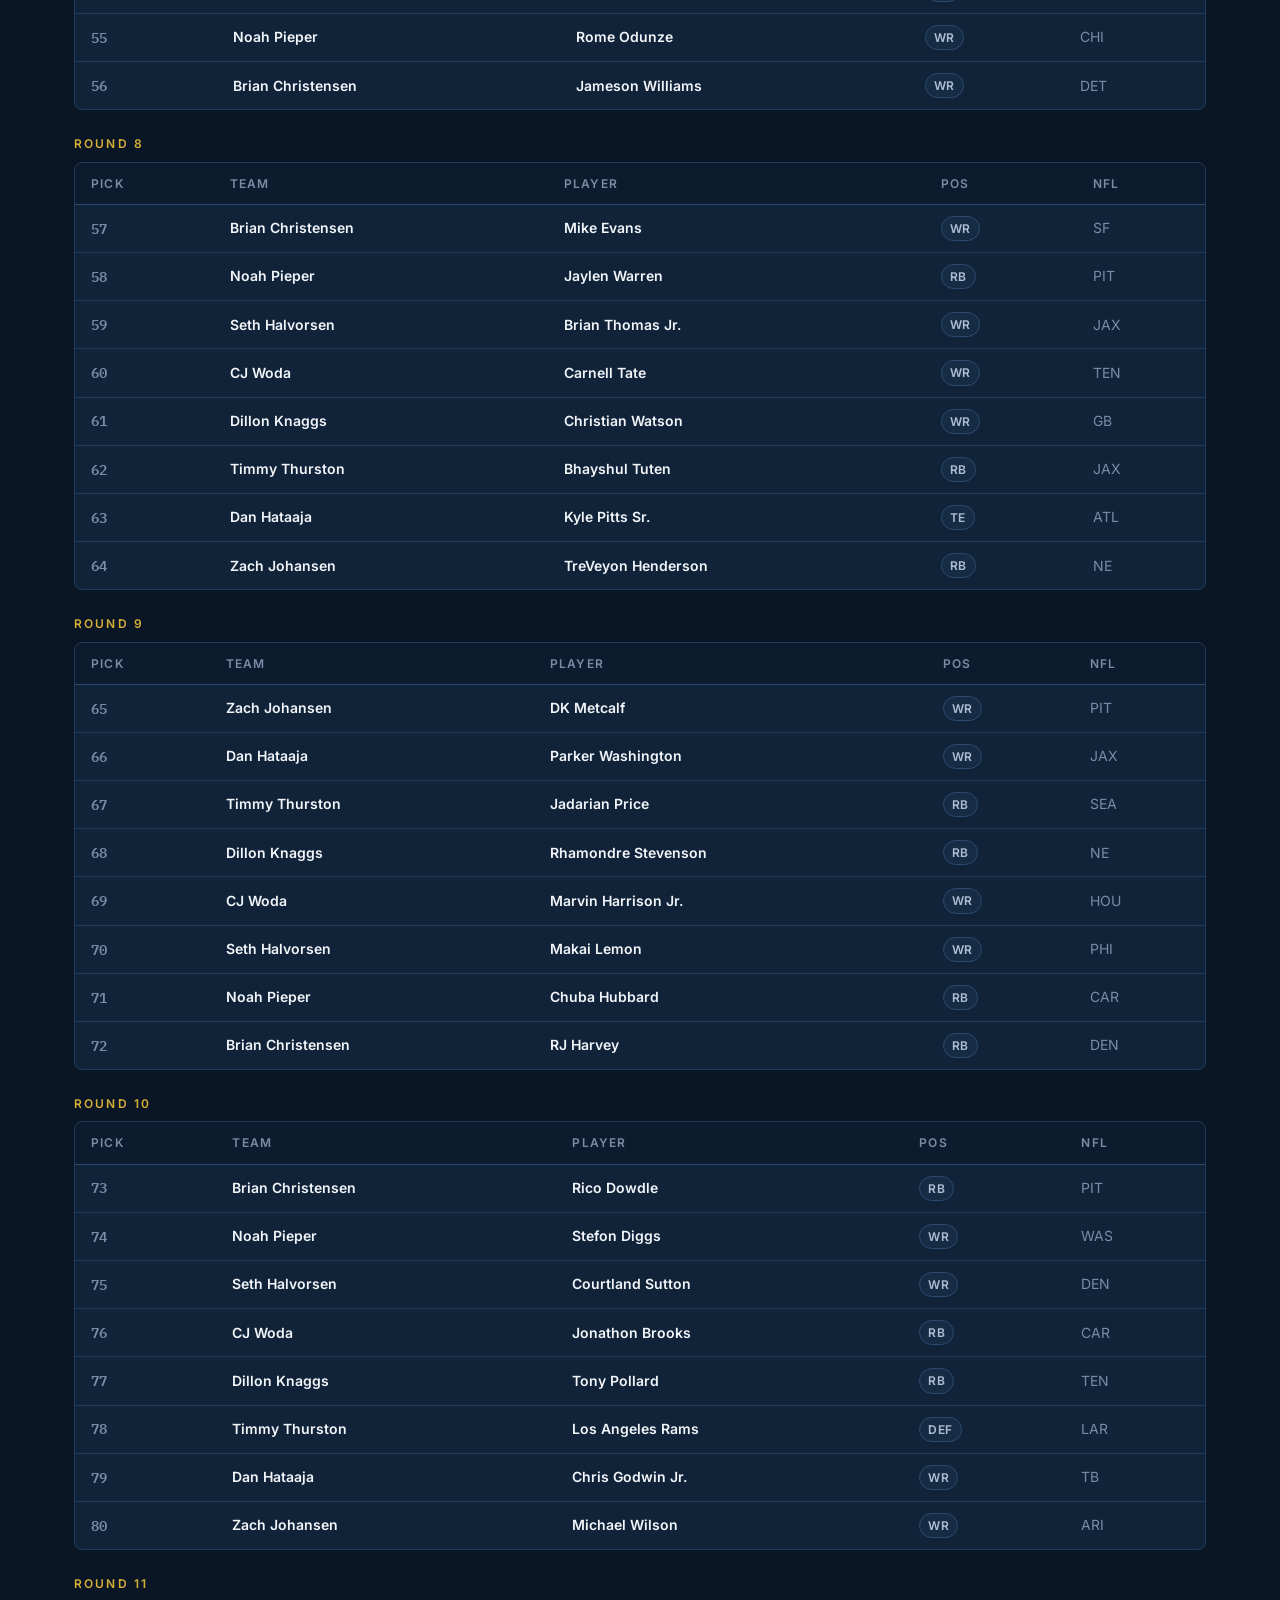
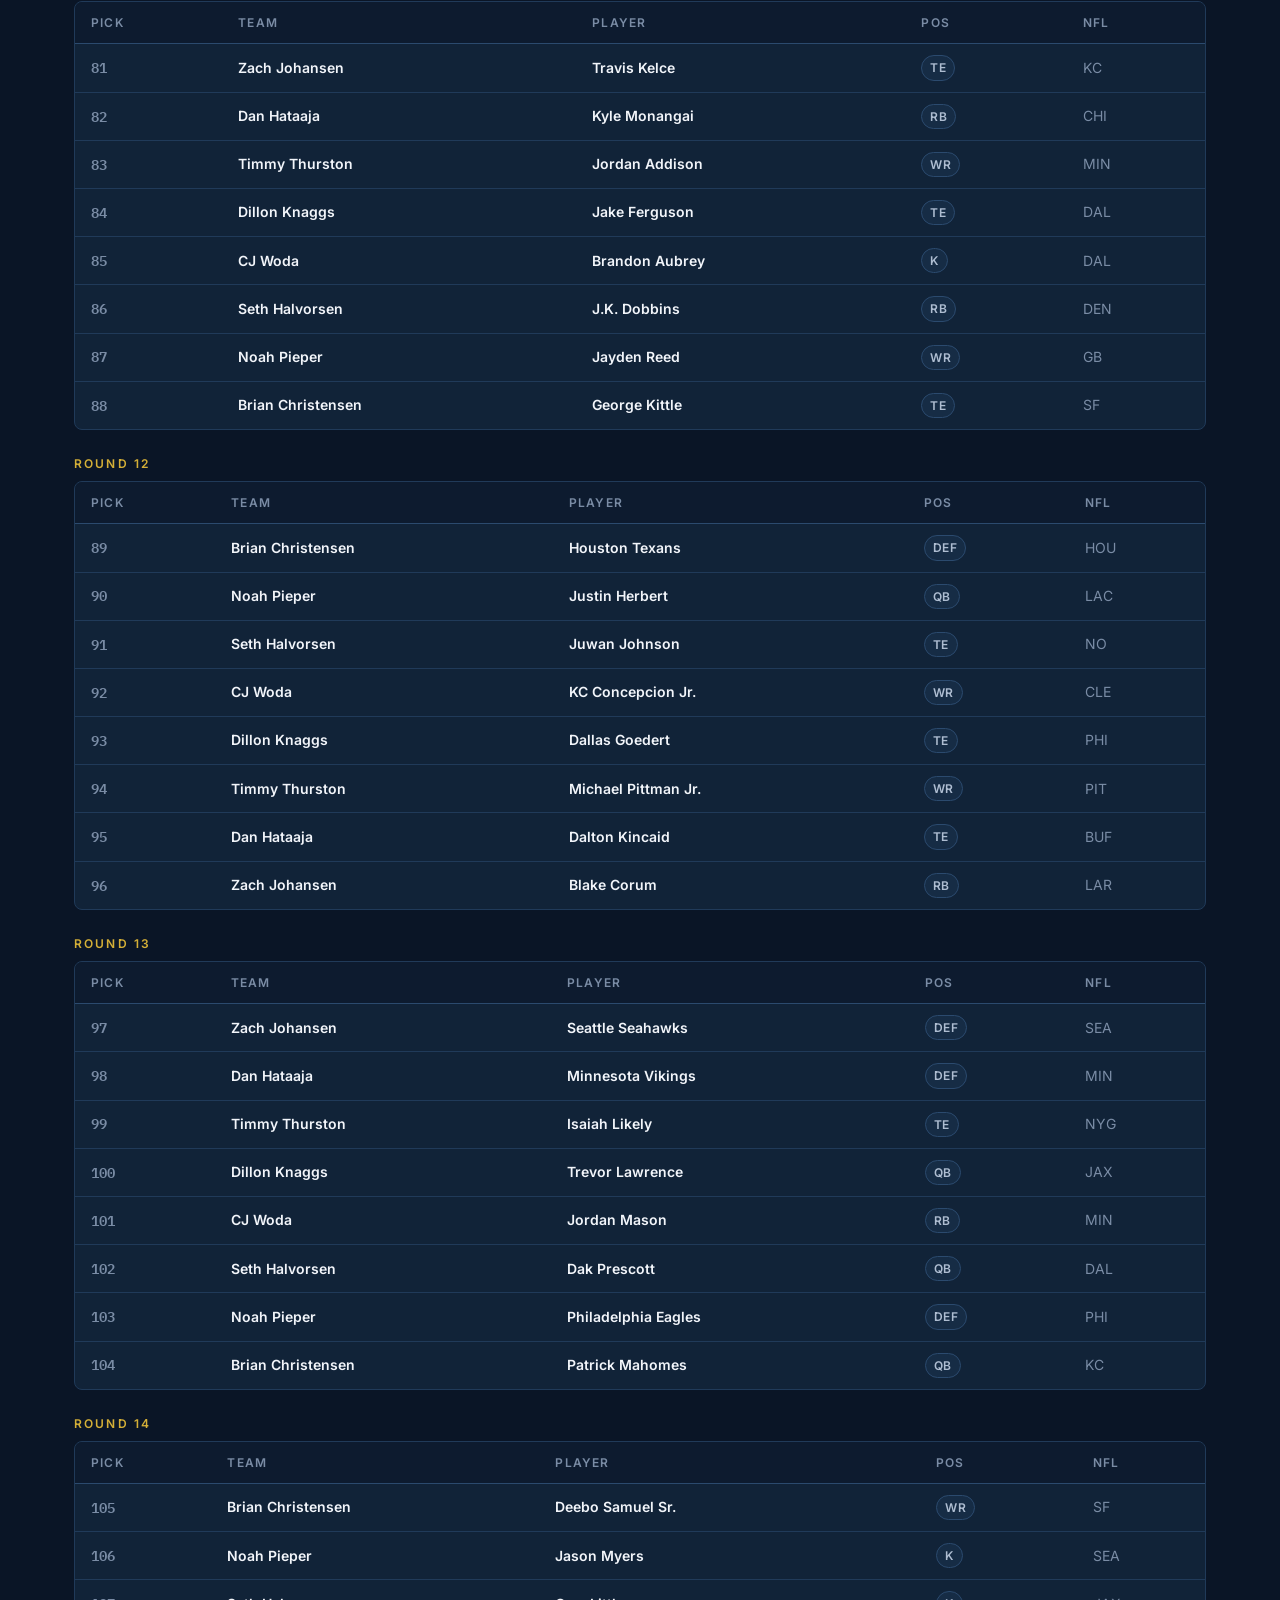
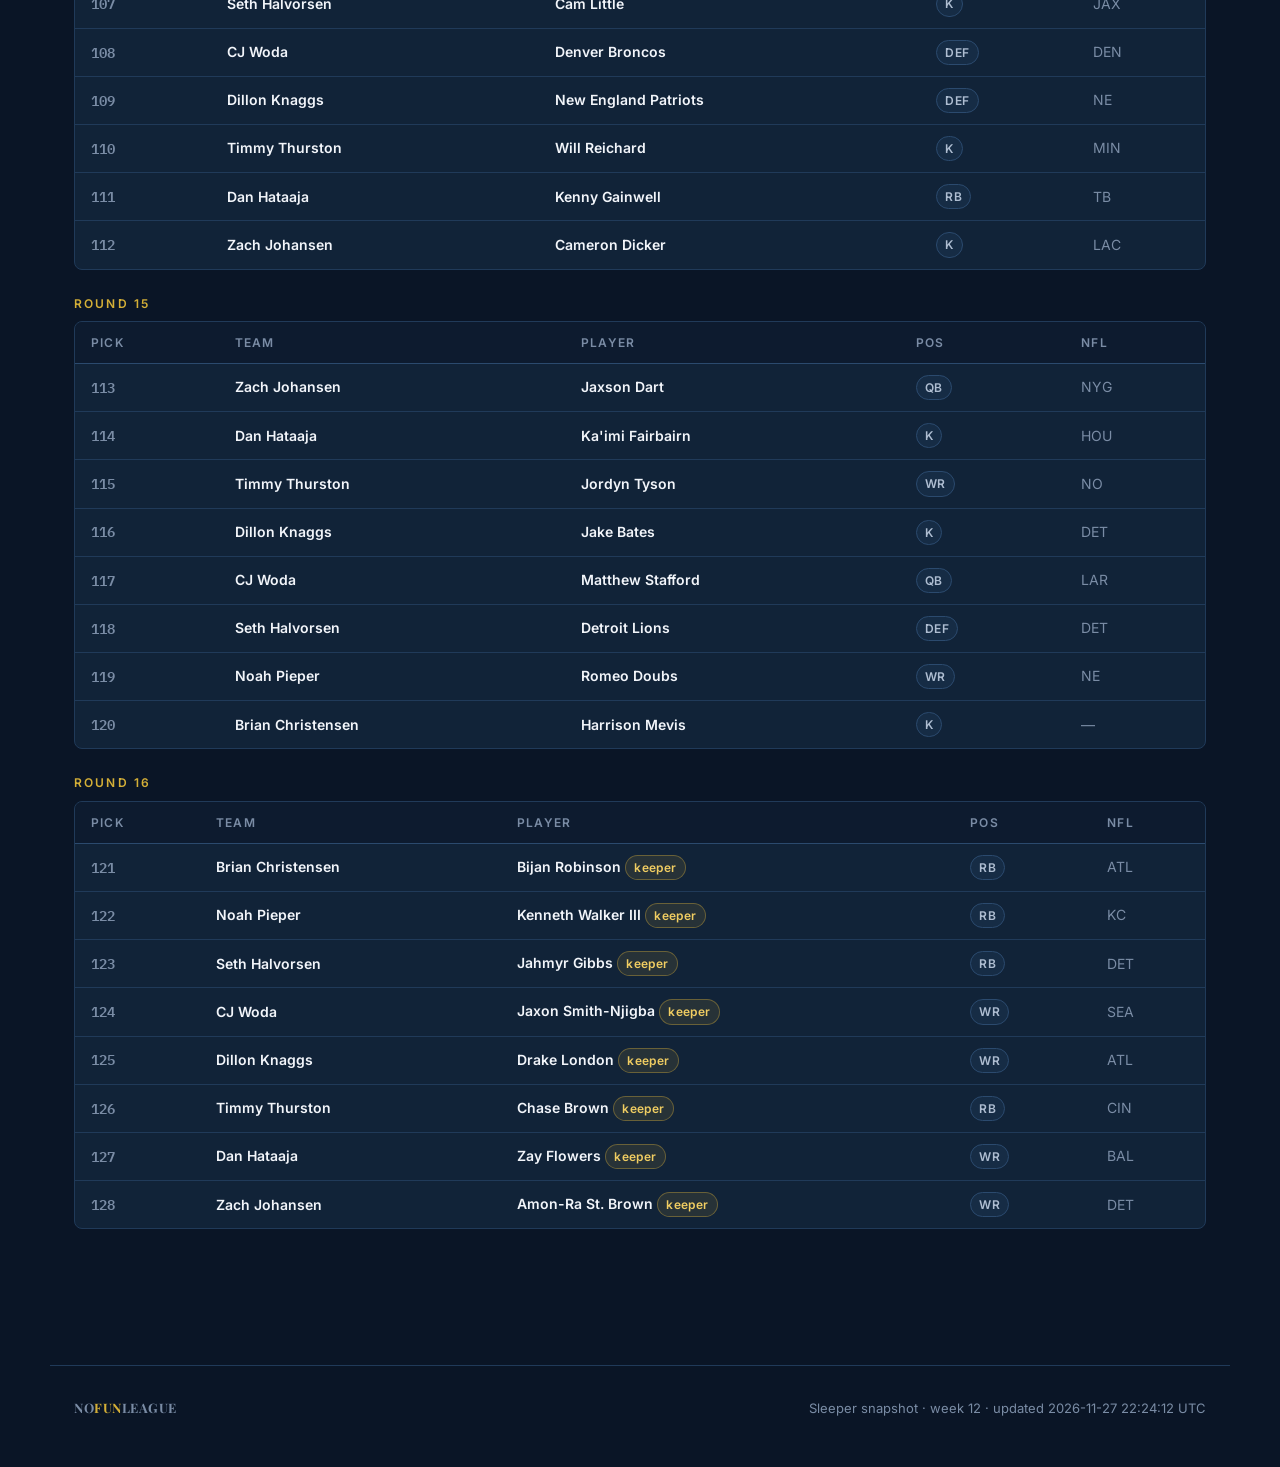
<file: draft.html>
<!DOCTYPE html>
<html lang="en">
<head>
  <meta charset="UTF-8">
  <meta name="viewport" content="width=device-width, initial-scale=1.0">
  <title>Draft History — NoFunLeague</title>
  <meta name="description" content="Every NoFunLeague draft since 2023 — full boards, plus how this season's picks have actually scored.">
  <meta name="theme-color" content="#0a1526">
  <link rel="icon" href="favicon.svg" type="image/svg+xml">
  <link rel="stylesheet" href="css/style.css?v=1">
</head>
<body>

<div id="site-nav"></div>

<header class="hero">
  <p class="hero-eyebrow">Draft History</p>
  <h1>Every <span class="fun">pick</span>, forever</h1>
  <p class="hero-sub">The complete board for every draft this league has ever run, and
     what this year's picks have actually produced.</p>
  <div class="hero-meta" id="hero-meta"></div>
</header>

<section class="section">
  <div class="section-head">
    <div>
      <span class="eyebrow">Value</span>
      <h2 class="section-title">This season's picks, by points</h2>
      <div class="rule"></div>
      <p class="section-sub">Season points for every drafted player, against where they
         went. Round is the honest grader.</p>
    </div>
  </div>
  <div class="card-grid two">
    <div class="card">
      <span class="eyebrow">Best value</span>
      <div id="best" style="margin-top:var(--s-3)"></div>
    </div>
    <div class="card">
      <span class="eyebrow">Worst early picks</span>
      <div id="worst" style="margin-top:var(--s-3)"></div>
    </div>
  </div>
  <div style="margin-top:var(--s-4)" id="by-team"></div>
</section>

<section class="section">
  <div class="section-head">
    <div>
      <span class="eyebrow">Boards</span>
      <h2 class="section-title">Full draft boards</h2>
      <div class="rule"></div>
    </div>
  </div>
  <div class="tabs" id="tabs"></div>
  <div id="board"><div class="loading">Loading drafts</div></div>
</section>

<div id="site-footer"></div>

<script src="js/site.js"></script>
<script src="js/data.js"></script>
<script>
NFL.all(["meta", "drafts", "players", "analytics"]).then(function (d) {
  var N = NFL;
  N.stamp(d.meta, d.meta ? "week " + d.meta.week : "");

  if (!d.drafts || !d.players) {
    ["best", "worst", "by-team", "board"].forEach(function (id) { N.oops(id, "Draft"); });
    return;
  }
  var drafts = d.drafts.drafts;

  N.fill("hero-meta",
    "<span><b>" + drafts.length + "</b> drafts on record</span>" +
    "<span><b>" + drafts.reduce(function (s, x) { return s + x.picks.length; }, 0) +
      "</b> total picks</span>" +
    "<span>" + drafts[drafts.length - 1].season + "–" + drafts[0].season + "</span>");

  /* ---- value, from analytics (this season only) ---- */
  if (d.analytics && d.analytics.draft_value.length) {
    var dv = d.analytics.draft_value;
    var pickLine = function (p) {
      return '<div class="bar-row" style="grid-template-columns:1fr auto">' +
        '<span class="label"><span class="strong">' + N.esc(p.name) + "</span> " +
        '<span class="muted">' + N.esc(p.pos) + " · R" + p.round +
        " · " + N.esc(p.team) + "</span></span>" +
        '<span class="bar-val">' + N.num(p.pts, 1) + "</span></div>";
    };
    /* best value = most points from the latest rounds */
    var best = dv.slice().filter(function (p) { return p.round >= 5; })
                 .sort(function (x, y) { return y.pts - x.pts; }).slice(0, 8);
    var worst = dv.slice().filter(function (p) { return p.round <= 4; })
                  .sort(function (x, y) { return x.pts - y.pts; }).slice(0, 8);
    N.fill("best", best.length ? best.map(pickLine).join("")
      : '<div class="empty">No late-round picks on record.</div>');
    N.fill("worst", worst.length ? worst.map(pickLine).join("")
      : '<div class="empty">No early picks on record.</div>');

    var byTeam = {};
    dv.forEach(function (p) {
      var t = byTeam[p.team] || (byTeam[p.team] = { team: p.team, pts: 0, picks: 0, early: 0 });
      t.pts += p.pts; t.picks += 1;
      if (p.round <= 4) t.early += p.pts;
    });
    var teams = Object.keys(byTeam).map(function (k) { return byTeam[k]; })
                      .sort(function (x, y) { return y.pts - x.pts; });
    N.fill("by-team", N.table(
      [{ label: "#" }, { label: "Team" }, { label: "Picks", num: true },
       { label: "Points from draft", num: true }, { label: "From rounds 1–4", num: true },
       { label: "Per pick", num: true }],
      teams.map(function (t, i) {
        return ['<span class="rank-cell' + (i === 0 ? " top" : "") + '">' + (i + 1) + "</span>",
                '<span class="team-cell">' + N.esc(t.team) + "</span>",
                t.picks, '<span class="strong">' + N.num(t.pts, 1) + "</span>",
                N.num(t.early, 1), N.num(t.pts / t.picks, 1)];
      })));
  } else {
    N.fill("best", '<div class="empty">No scored weeks yet.</div>');
    N.fill("worst", '<div class="empty">No scored weeks yet.</div>');
  }

  /* ---- full boards ---- */
  document.getElementById("tabs").innerHTML = drafts.map(function (x) {
    return '<button class="tab" data-id="' + x.draft_id + '">' + x.season + "</button>";
  }).join("");
  document.getElementById("tabs").addEventListener("click", function (e) {
    var b = e.target.closest(".tab");
    if (b) renderBoard(b.dataset.id);
  });

  function renderBoard(id) {
    var dr = drafts.filter(function (x) { return x.draft_id === id; })[0];
    document.querySelectorAll(".tab").forEach(function (t) {
      t.classList.toggle("active", t.dataset.id === id);
    });
    if (!dr) return;
    var rounds = {};
    dr.picks.forEach(function (p) { (rounds[p.round] || (rounds[p.round] = [])).push(p); });
    var html = Object.keys(rounds).sort(function (a, b) { return a - b; }).map(function (r) {
      var picks = rounds[r].sort(function (x, y) { return x.pick - y.pick; });
      return '<div style="margin-bottom:var(--s-6)">' +
        '<span class="eyebrow">Round ' + r + "</span>" +
        N.table(
          [{ label: "Pick" }, { label: "Team" }, { label: "Player" },
           { label: "Pos" }, { label: "NFL" }],
          picks.map(function (p) {
            var pl = d.players[p.player_id] || {};
            return ['<span class="rank-cell">' + p.pick + "</span>",
                    '<span class="team-cell">' + N.esc(p.team) + "</span>",
                    '<span class="strong">' + N.esc(pl.name || p.player_id) + "</span>" +
                      (p.keeper ? ' <span class="badge gold">keeper</span>' : ""),
                    '<span class="badge">' + N.esc(pl.pos || "—") + "</span>",
                    '<span class="muted">' + N.esc(pl.team || "—") + "</span>"];
          })) + "</div>";
    }).join("");
    N.fill("board", '<p class="section-sub" style="margin-bottom:var(--s-4)">' +
      dr.season + " · " + N.esc(dr.type || "draft") + " · " +
      dr.rounds + " rounds · " + dr.picks.length + " picks</p>" + html);
  }
  renderBoard(drafts[0].draft_id);
});
</script>
</body>
</html>
</file>
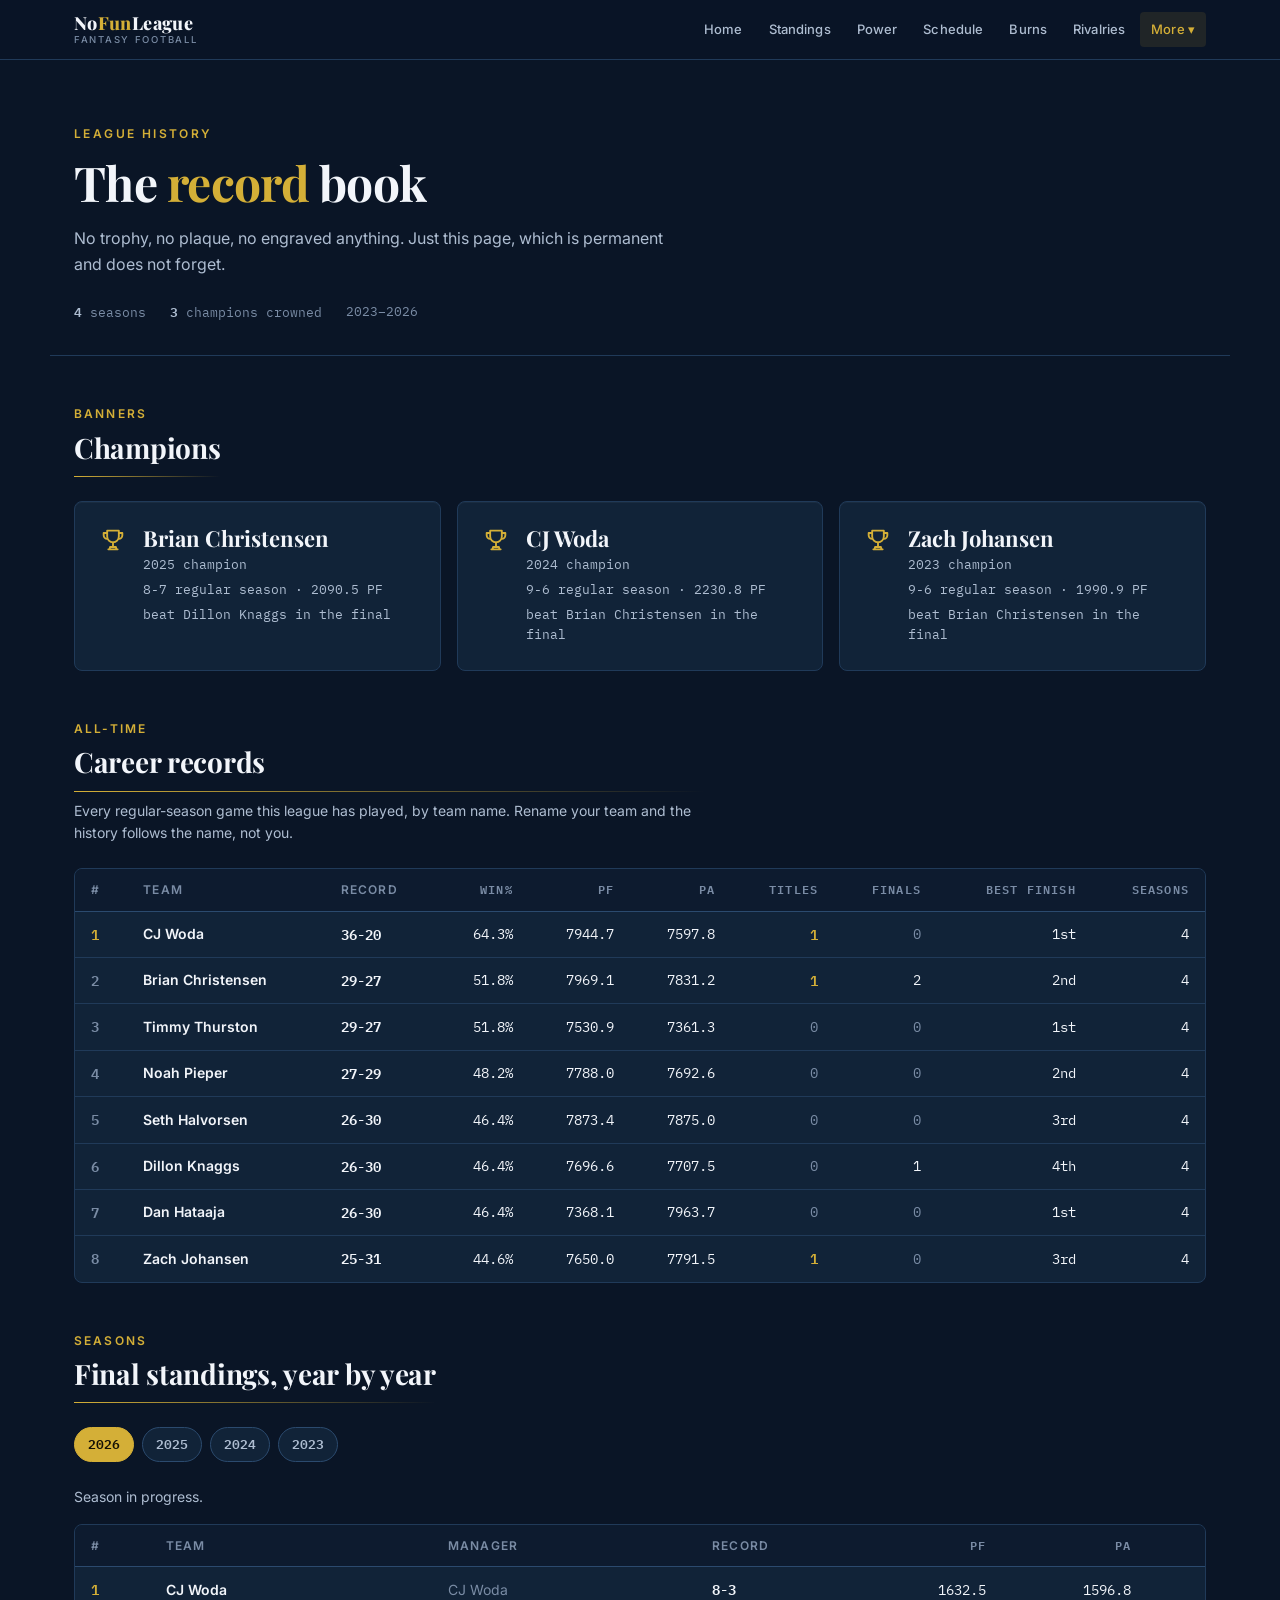
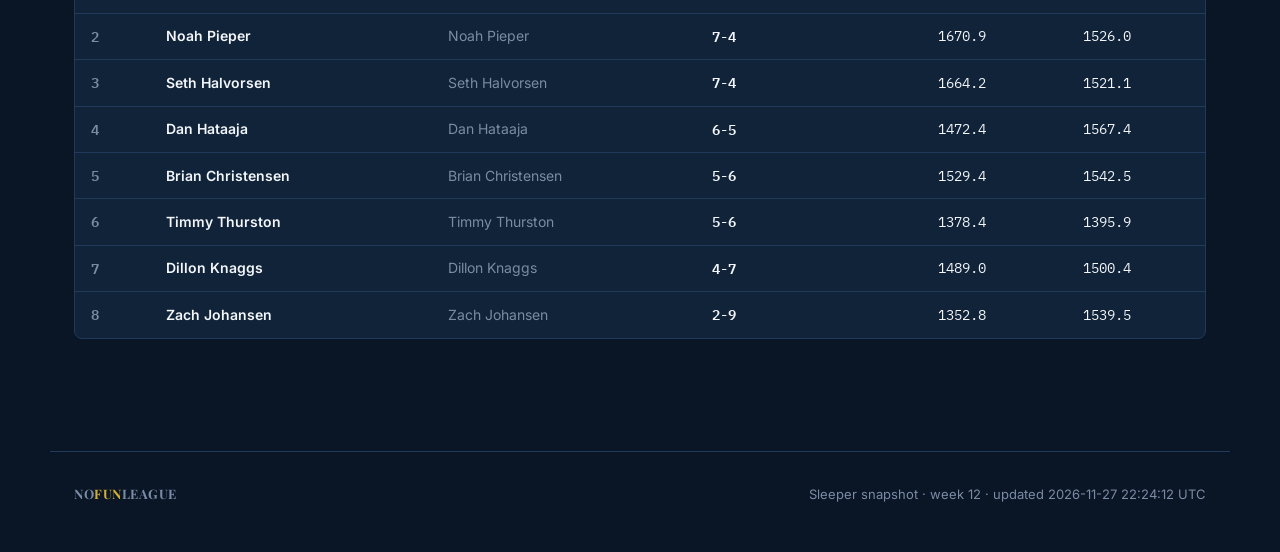
<file: history.html>
<!DOCTYPE html>
<html lang="en">
<head>
  <meta charset="UTF-8">
  <meta name="viewport" content="width=device-width, initial-scale=1.0">
  <title>League History — NoFunLeague</title>
  <meta name="description" content="NoFunLeague champions, final standings and all-time records for every season since 2023.">
  <meta name="theme-color" content="#0a1526">
  <link rel="icon" href="favicon.svg" type="image/svg+xml">
  <link rel="stylesheet" href="css/style.css?v=1">
</head>
<body>

<div id="site-nav"></div>

<header class="hero">
  <p class="hero-eyebrow">League History</p>
  <h1>The <span class="fun">record</span> book</h1>
  <p class="hero-sub">No trophy, no plaque, no engraved anything. Just this page, which
     is permanent and does not forget.</p>
  <div class="hero-meta" id="hero-meta"></div>
</header>

<section class="section">
  <div class="section-head">
    <div>
      <span class="eyebrow">Banners</span>
      <h2 class="section-title">Champions</h2>
      <div class="rule"></div>
    </div>
  </div>
  <div class="card-grid" id="champs"><div class="loading">Loading champions</div></div>
</section>

<section class="section">
  <div class="section-head">
    <div>
      <span class="eyebrow">All-Time</span>
      <h2 class="section-title">Career records</h2>
      <div class="rule"></div>
      <p class="section-sub">Every regular-season game this league has played, by team
         name. Rename your team and the history follows the name, not you.</p>
    </div>
  </div>
  <div id="alltime"><div class="loading">Loading all-time</div></div>
</section>

<section class="section">
  <div class="section-head">
    <div>
      <span class="eyebrow">Seasons</span>
      <h2 class="section-title">Final standings, year by year</h2>
      <div class="rule"></div>
    </div>
  </div>
  <div class="tabs" id="tabs"></div>
  <div id="season"><div class="loading">Loading seasons</div></div>
</section>

<div id="site-footer"></div>

<script src="js/site.js"></script>
<script src="js/data.js"></script>
<script>
NFL.all(["meta", "history"]).then(function (d) {
  var N = NFL;
  N.stamp(d.meta, d.meta ? "week " + d.meta.week : "");

  if (!d.history) {
    ["champs", "alltime", "season"].forEach(function (id) { N.oops(id, "History"); });
    return;
  }
  var seasons = d.history.seasons;
  var done = seasons.filter(function (s) { return s.champion; });

  N.fill("hero-meta",
    "<span><b>" + seasons.length + "</b> seasons</span>" +
    "<span><b>" + done.length + "</b> champions crowned</span>" +
    "<span>" + seasons[seasons.length - 1].season + "–" + seasons[0].season + "</span>");

  N.fill("champs", done.length ? done.map(function (s) {
    var win = s.standings.filter(function (r) { return r.team === s.champion; })[0];
    return '<div class="card feature-card">' +
      '<svg class="icon icon-lg icon-gold" aria-hidden="true"><use href="#i-trophy"></use></svg>' +
      "<div><h3>" + N.esc(s.champion) + "</h3>" +
      '<p class="meta gold">' + s.season + " champion</p>" +
      (win ? '<p class="meta">' + N.record(win) + " regular season · " +
        N.num(win.pf, 1) + " PF</p>" : "") +
      '<p class="meta muted">beat ' + N.esc(s.runner_up || "—") + " in the final</p>" +
      "</div></div>";
  }).join("") : '<div class="empty">No completed seasons yet.</div>');

  /* ---- all-time, from every season's regular-season standings ---- */
  var all = {};
  seasons.forEach(function (s) {
    s.standings.forEach(function (r) {
      var t = all[r.team] || (all[r.team] = {
        team: r.team, w: 0, l: 0, t: 0, pf: 0, pa: 0, seasons: 0, titles: 0, finals: 0, best: null
      });
      t.w += r.wins; t.l += r.losses; t.t += r.ties;
      t.pf += r.pf; t.pa += r.pa; t.seasons += 1;
      if (t.best == null || r.rank < t.best) t.best = r.rank;
    });
    if (s.champion && all[s.champion]) all[s.champion].titles += 1;
    if (s.runner_up && all[s.runner_up]) all[s.runner_up].finals += 1;
  });
  var rows = Object.keys(all).map(function (k) { return all[k]; }).sort(function (x, y) {
    var px = x.w / Math.max(1, x.w + x.l + x.t), py = y.w / Math.max(1, y.w + y.l + y.t);
    return (py - px) || (y.pf - x.pf);
  });
  N.fill("alltime", N.table(
    [{ label: "#" }, { label: "Team" }, { label: "Record" }, { label: "Win%", num: true },
     { label: "PF", num: true }, { label: "PA", num: true },
     { label: "Titles", num: true }, { label: "Finals", num: true },
     { label: "Best finish", num: true }, { label: "Seasons", num: true }],
    rows.map(function (r, i) {
      var g = r.w + r.l + r.t;
      return ['<span class="rank-cell' + (i === 0 ? " top" : "") + '">' + (i + 1) + "</span>",
              '<span class="team-cell">' + N.esc(r.team) + "</span>",
              '<span class="mono strong">' + r.w + "-" + r.l + (r.t ? "-" + r.t : "") + "</span>",
              N.pct(r.w / Math.max(1, g)),
              N.num(r.pf, 1), N.num(r.pa, 1),
              r.titles ? '<span class="gold strong">' + r.titles + "</span>" : '<span class="muted">0</span>',
              r.finals || '<span class="muted">0</span>',
              N.ordinal(r.best || 0), r.seasons];
    })));

  /* ---- per season ---- */
  document.getElementById("tabs").innerHTML = seasons.map(function (s) {
    return '<button class="tab" data-season="' + s.season + '">' + s.season + "</button>";
  }).join("");
  document.getElementById("tabs").addEventListener("click", function (e) {
    var b = e.target.closest(".tab");
    if (b) renderSeason(Number(b.dataset.season));
  });

  function renderSeason(year) {
    var s = seasons.filter(function (x) { return x.season === year; })[0];
    document.querySelectorAll(".tab").forEach(function (t) {
      t.classList.toggle("active", Number(t.dataset.season) === year);
    });
    if (!s) return;
    var head = s.champion
      ? '<p class="section-sub" style="margin-bottom:var(--s-4)">' +
        '<span class="gold strong">' + N.esc(s.champion) + "</span> won it. " +
        N.esc(s.runner_up || "—") + " lost the final" +
        (s.third ? ", " + N.esc(s.third) + " took third" : "") + ".</p>"
      : '<p class="section-sub" style="margin-bottom:var(--s-4)">Season in progress.</p>';
    N.fill("season", head + N.table(
      [{ label: "#" }, { label: "Team" }, { label: "Manager" }, { label: "Record" },
       { label: "PF", num: true }, { label: "PA", num: true }, { label: "" }],
      s.standings.map(function (r) {
        var tag = r.team === s.champion ? '<span class="badge gold">champion</span>'
                : r.team === s.runner_up ? '<span class="badge">runner-up</span>'
                : r.team === s.third ? '<span class="badge">third</span>' : "";
        return ['<span class="rank-cell' + (r.rank === 1 ? " top" : "") + '">' + r.rank + "</span>",
                '<span class="team-cell">' + N.esc(r.team) + "</span>",
                '<span class="muted">' + N.esc(r.manager) + "</span>",
                '<span class="mono strong">' + N.record(r) + "</span>",
                N.num(r.pf, 1), N.num(r.pa, 1), tag];
      })));
  }
  renderSeason(seasons[0].season);
});
</script>
</body>
</html>
</file>
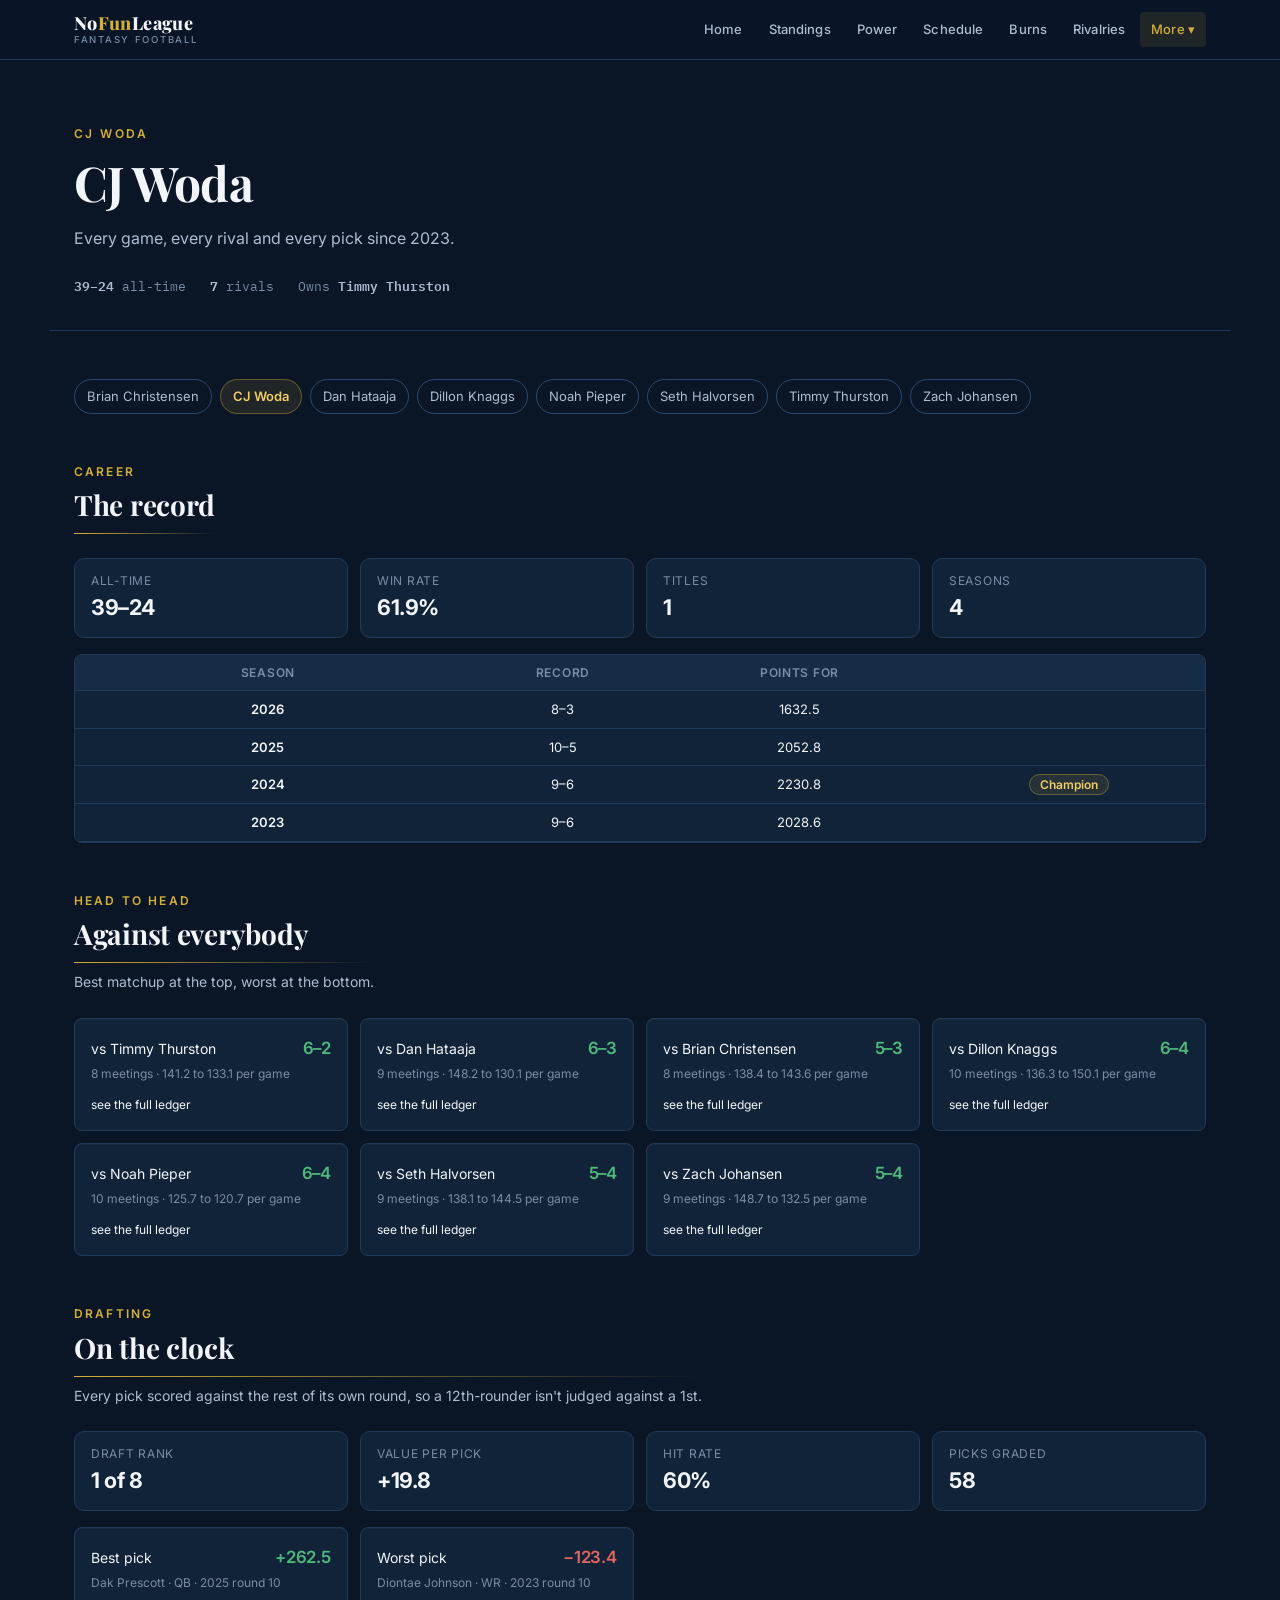
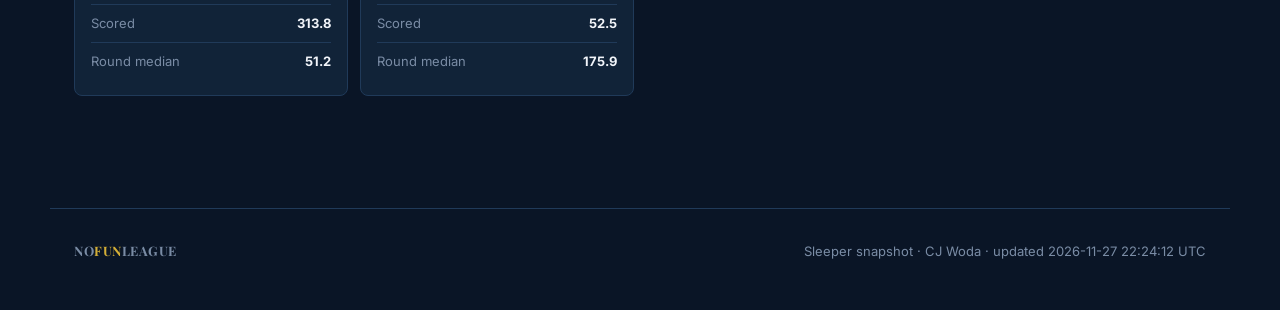
<file: manager.html>
<!DOCTYPE html>
<html lang="en">
<head>
  <meta charset="UTF-8">
  <meta name="viewport" content="width=device-width, initial-scale=1.0">
  <title>Manager — NoFunLeague</title>
  <meta name="description" content="One manager's whole NoFunLeague career on a page.">
  <meta name="theme-color" content="#0a1526">
  <link rel="icon" href="favicon.svg" type="image/svg+xml">
  <link rel="stylesheet" href="css/style.css?v=1">
</head>
<body>

<div id="site-nav"></div>

<header class="hero">
  <p class="hero-eyebrow" id="hero-eyebrow">Manager</p>
  <h1 id="hero-name">Loading<span class="fun">&hellip;</span></h1>
  <p class="hero-sub" id="hero-sub">The whole career on one page.</p>
  <div class="hero-meta" id="hero-meta"></div>
</header>

<section class="section">
  <div id="picker"></div>
</section>

<section class="section">
  <div class="section-head">
    <div>
      <span class="eyebrow">Career</span>
      <h2 class="section-title">The record</h2>
      <div class="rule"></div>
    </div>
  </div>
  <div id="career"><div class="loading">Loading career</div></div>
</section>

<section class="section">
  <div class="section-head">
    <div>
      <span class="eyebrow">Head to head</span>
      <h2 class="section-title">Against everybody</h2>
      <div class="rule"></div>
      <p class="section-sub">Best matchup at the top, worst at the bottom.</p>
    </div>
  </div>
  <div id="h2h"><div class="loading">Loading head-to-head</div></div>
</section>

<section class="section">
  <div class="section-head">
    <div>
      <span class="eyebrow">Drafting</span>
      <h2 class="section-title">On the clock</h2>
      <div class="rule"></div>
      <p class="section-sub">Every pick scored against the rest of its own round,
         so a 12th-rounder isn't judged against a 1st.</p>
    </div>
  </div>
  <div id="draft"><div class="loading">Loading draft record</div></div>
</section>

<script src="js/site.js?v=1"></script>
<script src="js/data.js?v=1"></script>
<script>
(function () {
  var N = window.NFL;

  N.all(["meta", "rivalries", "draft-grades", "history"]).then(function (d) {
    var riv = d.rivalries, grades = d["draft-grades"], hist = d.history;
    if (!riv || !riv.cards || !riv.cards.length) {
      ["career", "h2h", "draft"].forEach(function (id) { N.oops(id, "manager data"); });
      return;
    }

    var name = {};
    riv.managers.forEach(function (m) { name[m.user_id] = m.manager; });

    // ?m=<user_id>, falling back to the first manager alphabetically so the
    // page is never blank when someone lands on it without a parameter.
    var want = new URLSearchParams(location.search).get("m");
    var card = null;
    riv.cards.forEach(function (c) { if (c.user_id === want) card = c; });
    if (!card) card = riv.cards[0];

    document.title = card.manager + " — NoFunLeague";
    N.fill("hero-eyebrow", N.esc(card.team || "Manager"));
    N.fill("hero-name", N.esc(card.manager));
    N.fill("hero-sub", "Every game, every rival and every pick since " +
      Math.min.apply(null, riv.seasons) + ".");
    N.fill("hero-meta",
      "<span><b>" + card.all_time.w + "&ndash;" + card.all_time.l + "</b> all-time</span>" +
      "<span><b>" + card.rows.length + "</b> rivals</span>" +
      (card.best ? "<span>Owns <b>" + N.esc(card.best.opponent_name) + "</b></span>" : ""));
    N.stamp(d.meta, card.manager);

    /* ------------------------------------------------------------ picker */
    N.fill("picker", '<div class="mgr-picker">' + riv.cards.slice()
      .sort(function (a, b) { return a.manager.localeCompare(b.manager); })
      .map(function (c) {
        return '<a href="manager.html?m=' + encodeURIComponent(c.user_id) + '"' +
          (c.user_id === card.user_id ? ' class="active"' : "") + ">" +
          N.esc(c.manager) + "</a>";
      }).join("") + "</div>");

    /* ------------------------------------------------------------ career */
    var seasons = (hist && hist.seasons || []).map(function (s) {
      var mine = null;
      (s.standings || []).forEach(function (r) {
        if (r.manager === card.manager || r.team === card.team) mine = r;
      });
      if (!mine) return null;
      return {
        season: s.season,
        record: mine.wins + "&ndash;" + mine.losses + (mine.ties ? "&ndash;" + mine.ties : ""),
        pf: N.num(mine.pf, 1),
        champ: s.champion && (s.champion === card.manager || s.champion === card.team),
      };
    }).filter(Boolean);

    var titles = seasons.filter(function (s) { return s.champ; }).length;
    N.fill("career",
      '<div class="mgr-stats">' +
        stat("All-time", card.all_time.w + "–" + card.all_time.l) +
        stat("Win rate", N.pct(card.all_time.w / Math.max(1, card.all_time.w + card.all_time.l))) +
        stat("Titles", String(titles)) +
        stat("Seasons", String(seasons.length)) +
      "</div>" +
      (seasons.length
        ? '<div class="card mgr-seasons"><table class="rv-grid"><thead><tr>' +
          "<th>Season</th><th>Record</th><th>Points for</th><th></th>" +
          "</tr></thead><tbody>" + seasons.map(function (s) {
            return "<tr><th class=\"rv-row\">" + s.season + "</th><td>" + s.record +
              "</td><td>" + s.pf + "</td><td>" +
              (s.champ ? '<span class="mgr-chip">Champion</span>' : "") + "</td></tr>";
          }).join("") + "</tbody></table></div>"
        : ""));

    /* --------------------------------------------------------------- h2h */
    N.fill("h2h", '<div class="rv-cards">' + card.rows.map(function (r) {
      var cls = r.w > r.l ? "rv-up" : r.w < r.l ? "rv-down" : "rv-even";
      return '<article class="card rv-card">' +
        '<div class="rv-card-top"><span>vs ' + N.esc(r.opponent_name) + "</span>" +
          '<b class="' + cls + '">' + r.w + "&ndash;" + r.l + "</b></div>" +
        '<div class="rv-card-sub">' + r.games + " meetings &middot; " +
          r.ppg + " to " + r.opp_ppg + " per game</div>" +
        '<p class="mgr-link"><a href="rivalries.html">see the full ledger</a></p>' +
        "</article>";
    }).join("") + "</div>");

    /* ------------------------------------------------------------- draft */
    var g = null;
    (grades && grades.managers || []).forEach(function (c) {
      if (c.user_id === card.user_id) g = c;
    });
    if (!g) {
      N.fill("draft", '<p class="rv-note">No graded draft picks for this manager yet.</p>');
      return;
    }
    var rank = (grades.managers || []).findIndex(function (c) {
      return c.user_id === card.user_id;
    }) + 1;
    N.fill("draft",
      '<div class="mgr-stats">' +
        stat("Draft rank", rank + " of " + grades.managers.length) +
        stat("Value per pick", N.signed(g.value_per_pick, 1)) +
        stat("Hit rate", g.hit_rate + "%") +
        stat("Picks graded", String(g.picks)) +
      "</div>" +
      '<div class="rv-cards">' +
        pickCard("Best pick", g.best) +
        pickCard("Worst pick", g.worst) +
      "</div>");

    function pickCard(title, p) {
      if (!p) return "";
      return '<article class="card rv-card"><div class="rv-card-top">' +
        "<span>" + title + '</span><b class="' +
        (p.value >= 0 ? "rv-up" : "rv-down") + '">' + N.signed(p.value, 1) + "</b></div>" +
        '<div class="rv-card-sub">' + N.esc(p.name) + " &middot; " + N.esc(p.pos) +
        " &middot; " + p.season + " round " + p.round + "</div>" +
        '<ul class="rv-facts"><li><span>Scored</span><b>' + p.pts +
        "</b></li><li><span>Round median</span><b>" + p.round_median +
        "</b></li></ul></article>";
    }
  }).catch(function () {
    ["career", "h2h", "draft"].forEach(function (id) { N.oops(id, "manager data"); });
  });

  function stat(label, value) {
    return '<div class="mgr-stat"><span>' + label + "</span><b>" + value + "</b></div>";
  }
})();
</script>
</body>
</html>
</file>
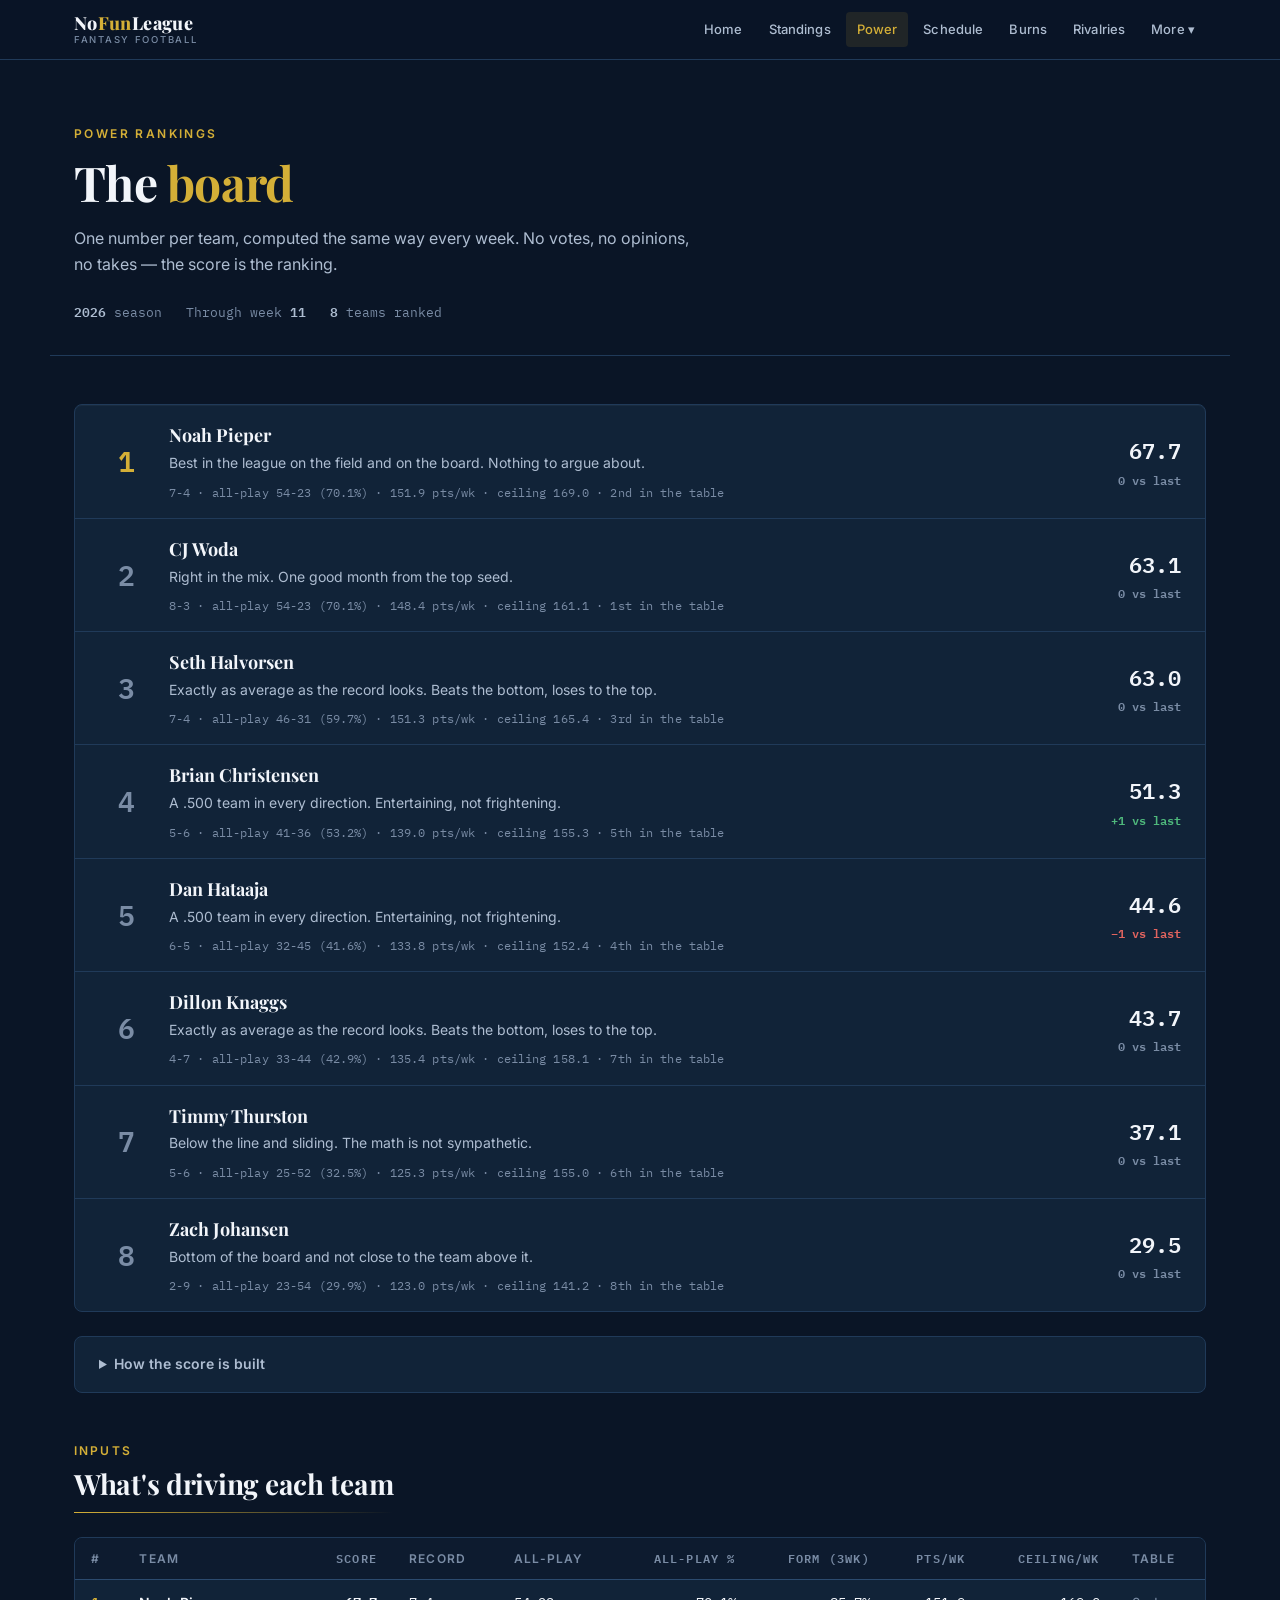
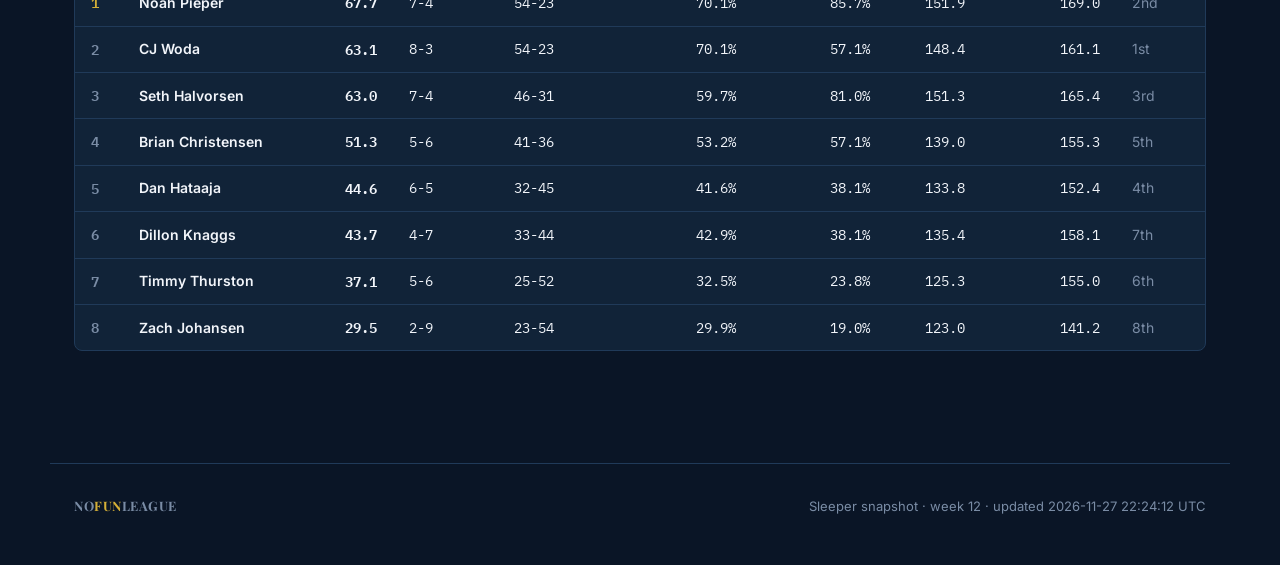
<file: rankings.html>
<!DOCTYPE html>
<html lang="en">
<head>
  <meta charset="UTF-8">
  <meta name="viewport" content="width=device-width, initial-scale=1.0">
  <title>Power Rankings — NoFunLeague</title>
  <meta name="description" content="NoFunLeague power rankings — a deterministic board built from all-play record, scoring, recent form and roster ceiling.">
  <meta name="theme-color" content="#0a1526">
  <link rel="icon" href="favicon.svg" type="image/svg+xml">
  <link rel="stylesheet" href="css/style.css?v=1">
</head>
<body>

<div id="site-nav"></div>

<header class="hero">
  <p class="hero-eyebrow">Power Rankings</p>
  <h1>The <span class="fun">board</span></h1>
  <p class="hero-sub">One number per team, computed the same way every week. No votes,
     no opinions, no takes &mdash; the score is the ranking.</p>
  <div class="hero-meta" id="hero-meta"></div>
</header>

<section class="section">
  <div class="card" style="padding:0" id="board"><div class="loading">Loading power board</div></div>
  <div style="margin-top:var(--s-6)">
    <details class="note">
      <summary>How the score is built</summary>
      <div id="model"></div>
    </details>
  </div>
</section>

<section class="section">
  <div class="section-head">
    <div>
      <span class="eyebrow">Inputs</span>
      <h2 class="section-title">What's driving each team</h2>
      <div class="rule"></div>
    </div>
  </div>
  <div id="inputs"><div class="loading">Loading inputs</div></div>
</section>

<div id="site-footer"></div>

<script src="js/site.js"></script>
<script src="js/data.js"></script>
<script>
NFL.all(["meta", "power"]).then(function (d) {
  var N = NFL;
  N.stamp(d.meta, d.meta ? "week " + d.meta.week : "");

  if (!d.power) { N.oops("board", "Power rankings"); N.oops("inputs", "Power rankings"); return; }
  var p = d.power;

  N.fill("hero-meta",
    "<span><b>" + p.season + "</b> season</span>" +
    "<span>Through week <b>" + p.through_week + "</b></span>" +
    "<span><b>" + p.rows.length + "</b> teams ranked</span>");

  N.fill("board", p.rows.map(function (r) {
    return '<div class="power-row' + (r.rank === 1 ? " first" : "") + '">' +
      '<div class="power-rank">' + r.rank + "</div>" +
      "<div>" +
        '<div class="power-team">' + N.esc(r.team) + "</div>" +
        '<div class="power-note">' + N.esc(r.note) + "</div>" +
        '<div class="power-line">' + r.record + " · all-play " + r.allplay +
          " (" + N.pct(r.allplay_pct) + ") · " + N.num(r.pf_pg, 1) + " pts/wk · ceiling " +
          N.num(r.ceiling_pg, 1) + " · " + N.ordinal(r.standings_rank) + " in the table" +
        "</div>" +
      "</div>" +
      '<div class="power-score">' + N.num(r.score, 1) +
        '<span class="power-move ' + (r.move > 0 ? "pos" : r.move < 0 ? "neg" : "muted") + '">' +
        (r.prev_rank ? N.signed(r.move) + " vs last" : "new") + "</span></div></div>";
  }).join(""));

  var m = p.model;
  document.getElementById("model").innerHTML =
    "<p>The board is a pure calculation from this league's Sleeper data. It runs on the " +
    "same schedule as the snapshot, and the displayed score is the ordering key, so a " +
    "lower score can never appear above a higher one.</p>" +
    "<p><b>Results</b> &mdash; " + Math.round(m.results_weight * 100) + "% of the score:</p>" +
    "<ul>" +
      "<li>All-play win rate &mdash; " + Math.round(m.allplay * 100) + "%</li>" +
      "<li>Points for, indexed against the league average &mdash; " + Math.round(m.points_for * 100) + "%</li>" +
      "<li>Recent form: all-play over the last " + m.form_weeks + " weeks &mdash; " + Math.round(m.recent_form * 100) + "%</li>" +
      "<li>Actual win rate &mdash; " + Math.round(m.win_pct * 100) + "%</li>" +
    "</ul>" +
    "<p><b>Ceiling</b> &mdash; " + Math.round(m.ceiling_weight * 100) + "% of the score: the " +
    "roster's perfect-lineup points per week, indexed against the league average. It keeps a " +
    "good team from being buried by a bad month, without letting potential outvote results.</p>" +
    "<p>Indexes are absolute, not z-scored: 50 is the league average and the spread reflects " +
    "how different the teams actually are. A bunched field stays bunched.</p>";

  N.fill("inputs", N.table(
    [{ label: "#" }, { label: "Team" }, { label: "Score", num: true },
     { label: "Record" }, { label: "All-play" }, { label: "All-play %", num: true },
     { label: "Form (3wk)", num: true }, { label: "Pts/wk", num: true },
     { label: "Ceiling/wk", num: true }, { label: "Table" }],
    p.rows.map(function (r) {
      return ['<span class="rank-cell' + (r.rank === 1 ? " top" : "") + '">' + r.rank + "</span>",
              N.teamCell(r.team, r.manager === r.team ? "" : r.manager),
              '<span class="strong">' + N.num(r.score, 1) + "</span>",
              '<span class="mono">' + r.record + "</span>",
              '<span class="mono">' + r.allplay + "</span>",
              N.pct(r.allplay_pct), N.pct(r.form_pct),
              N.num(r.pf_pg, 1), N.num(r.ceiling_pg, 1),
              '<span class="muted">' + N.ordinal(r.standings_rank) + "</span>"];
    })));
});
</script>
</body>
</html>
</file>
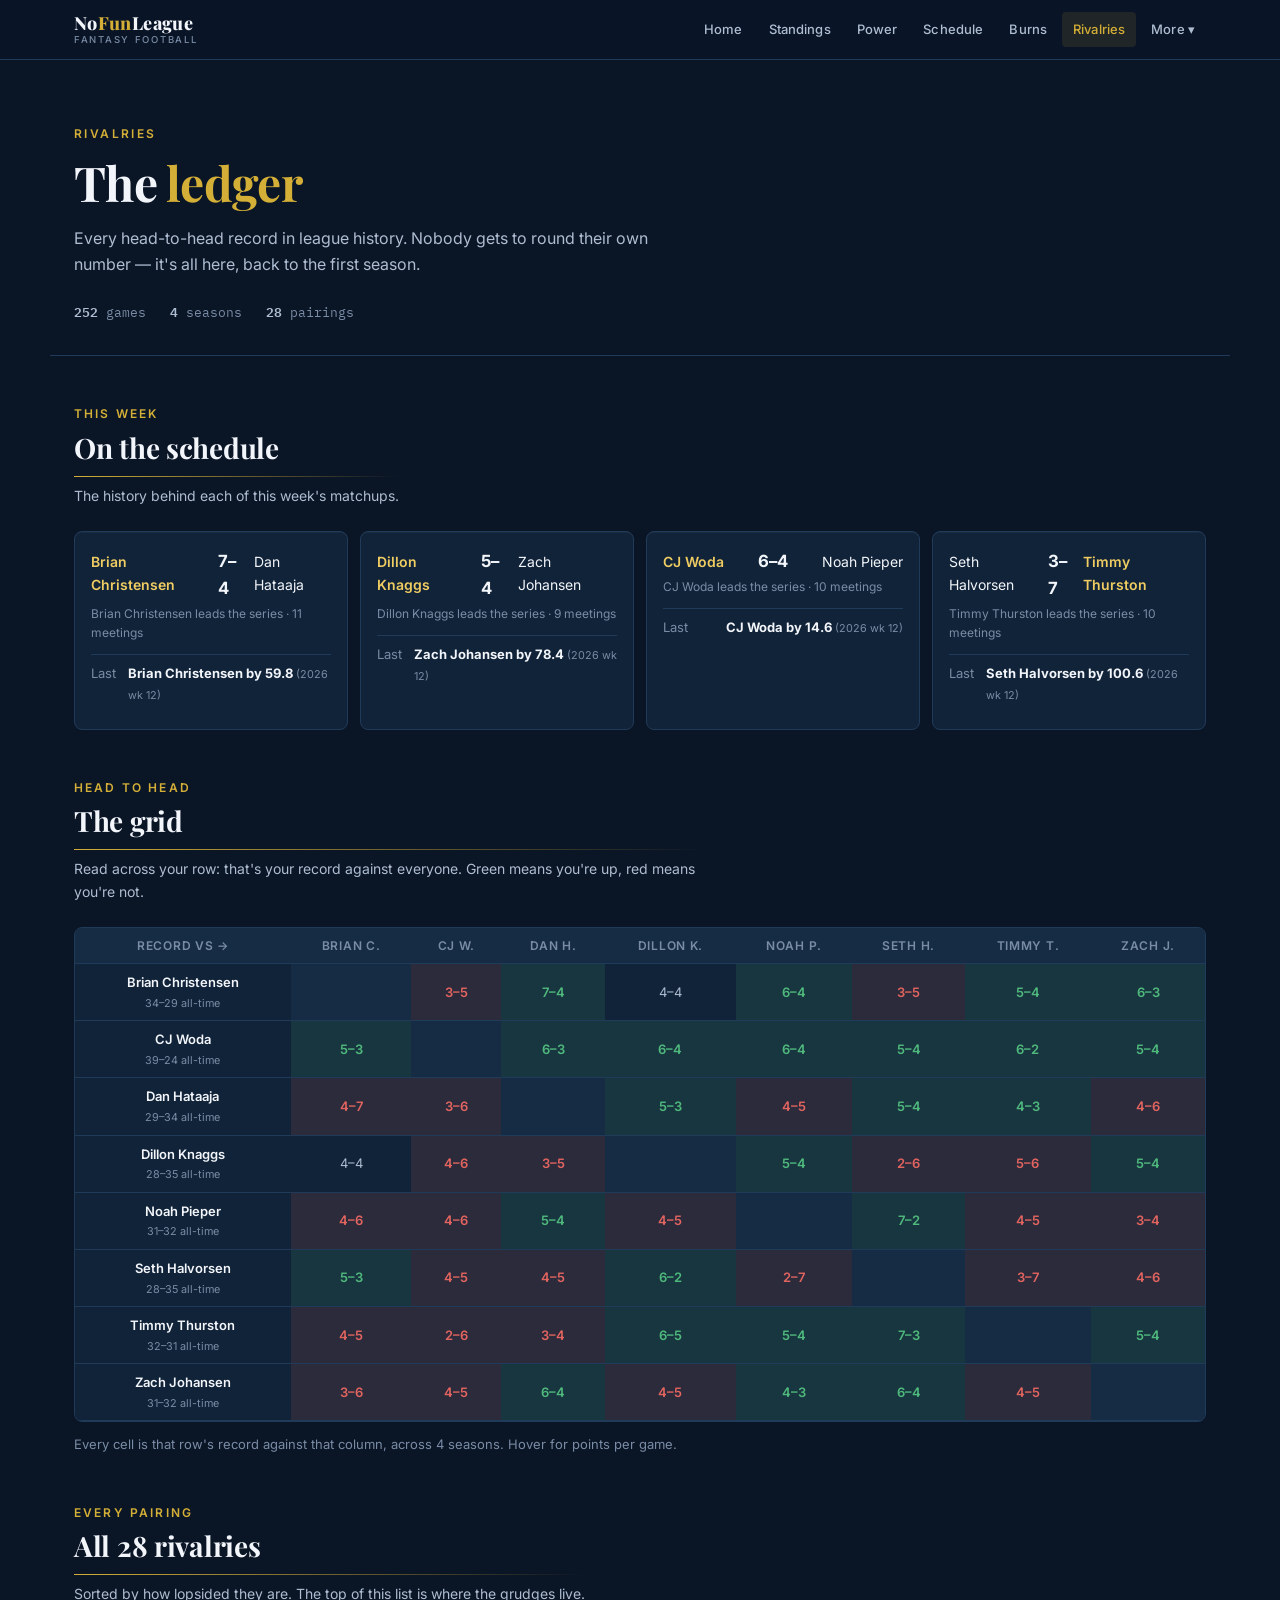
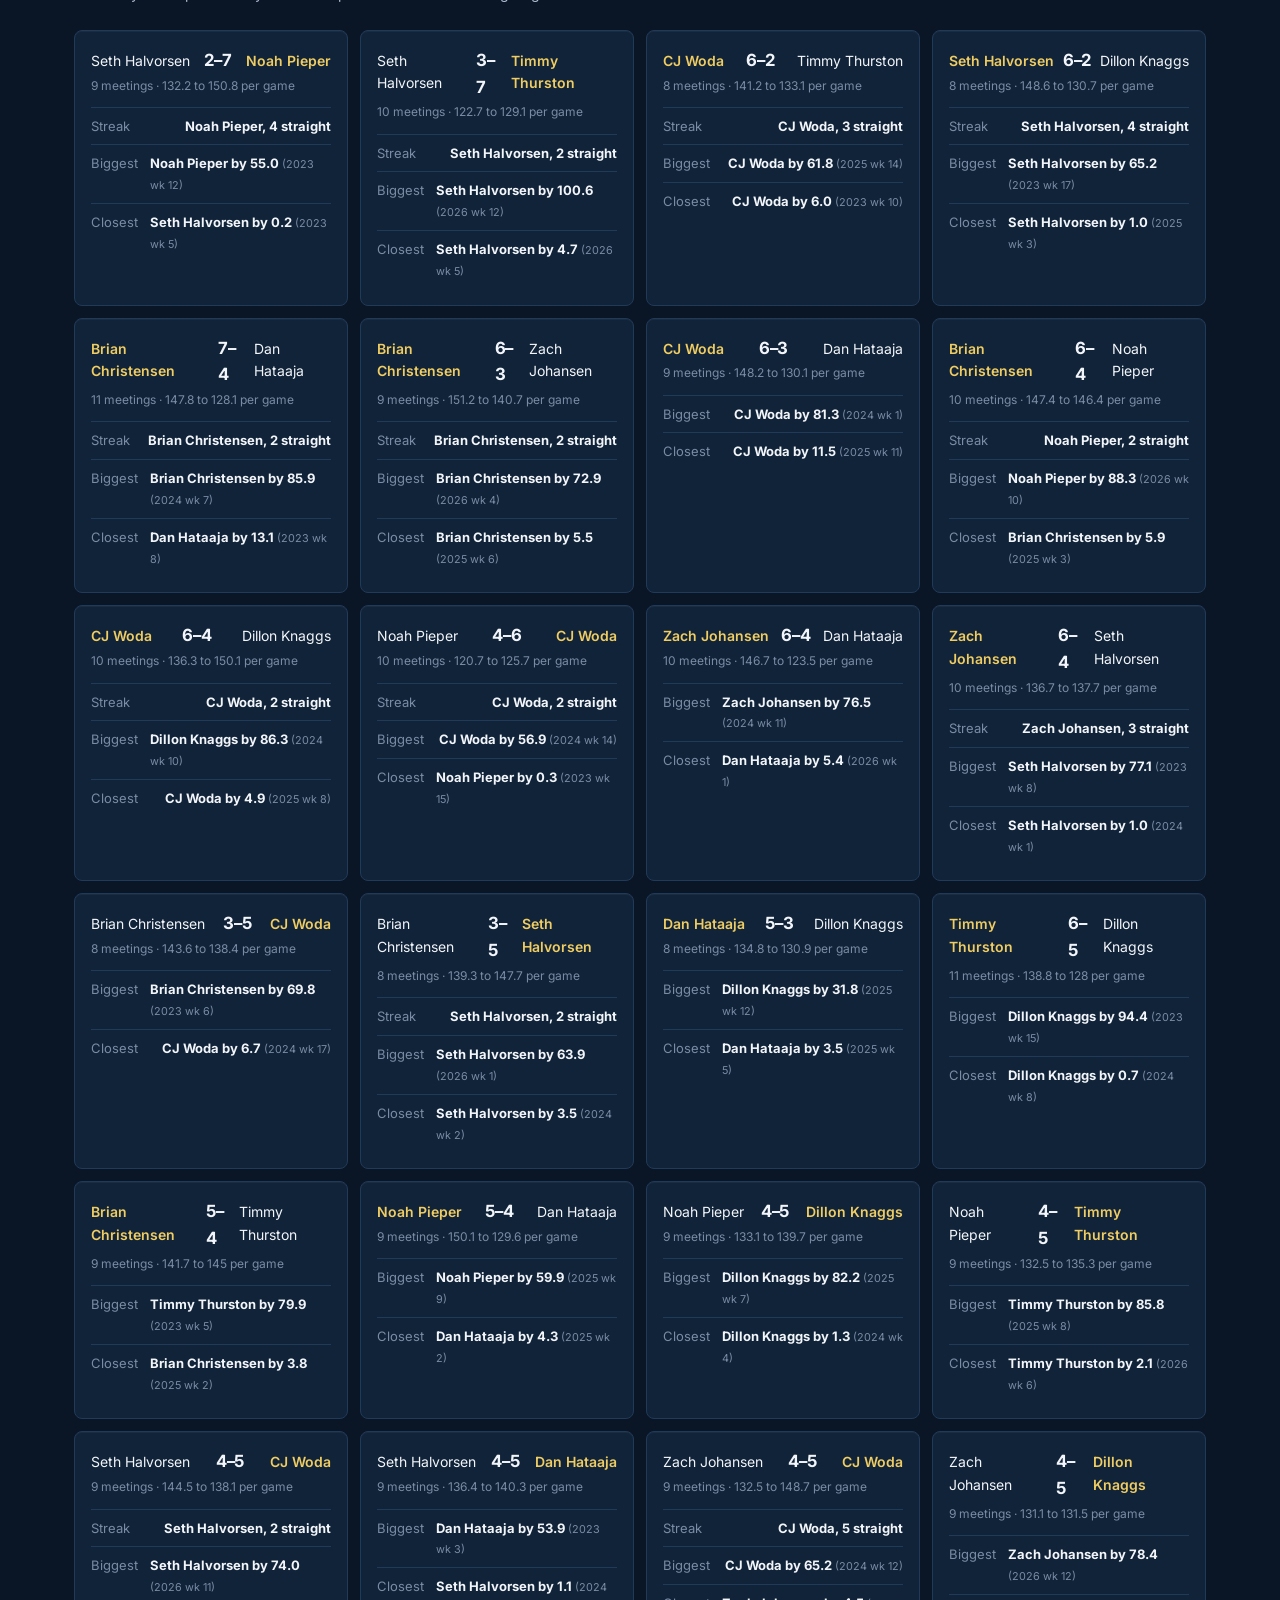
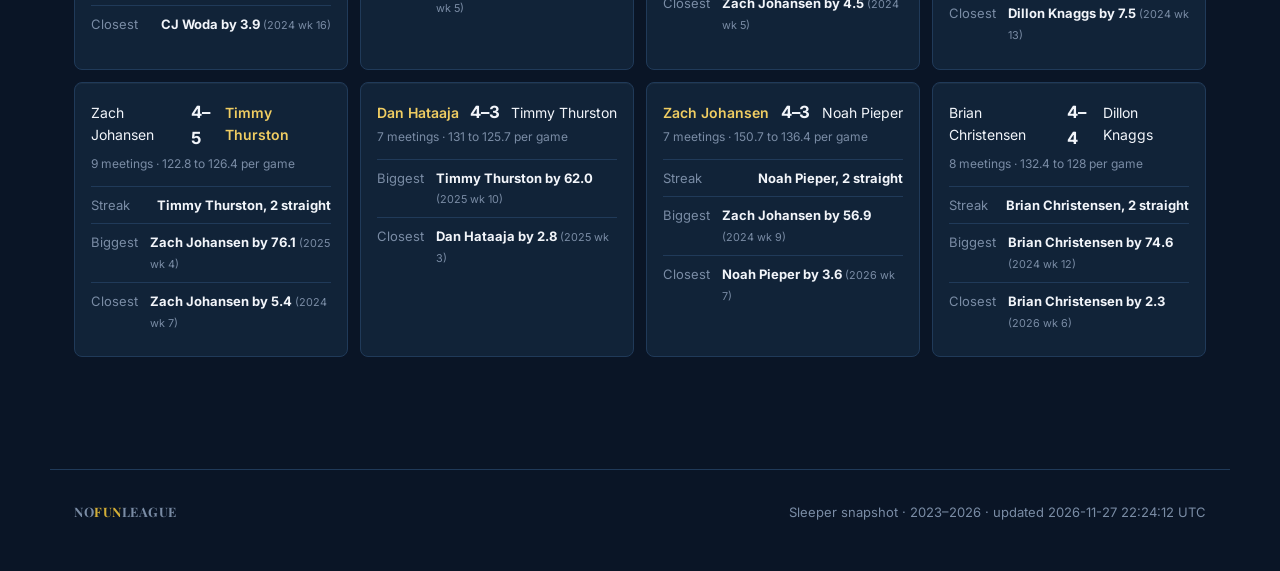
<file: rivalries.html>
<!DOCTYPE html>
<html lang="en">
<head>
  <meta charset="UTF-8">
  <meta name="viewport" content="width=device-width, initial-scale=1.0">
  <title>Rivalries — NoFunLeague</title>
  <meta name="description" content="Every all-time head-to-head record in the NoFunLeague, back to 2023.">
  <meta name="theme-color" content="#0a1526">
  <link rel="icon" href="favicon.svg" type="image/svg+xml">
  <link rel="stylesheet" href="css/style.css?v=1">
</head>
<body>

<div id="site-nav"></div>

<header class="hero">
  <p class="hero-eyebrow">Rivalries</p>
  <h1>The <span class="fun">ledger</span></h1>
  <p class="hero-sub">Every head-to-head record in league history. Nobody gets to
     round their own number &mdash; it's all here, back to the first season.</p>
  <div class="hero-meta" id="hero-meta"></div>
</header>

<section class="section">
  <div class="section-head">
    <div>
      <span class="eyebrow">This week</span>
      <h2 class="section-title">On the schedule</h2>
      <div class="rule"></div>
      <p class="section-sub">The history behind each of this week's matchups.</p>
    </div>
  </div>
  <div id="this-week"><div class="loading">Loading this week</div></div>
</section>

<section class="section">
  <div class="section-head">
    <div>
      <span class="eyebrow">Head to head</span>
      <h2 class="section-title">The grid</h2>
      <div class="rule"></div>
      <p class="section-sub">Read across your row: that's your record against
         everyone. Green means you're up, red means you're not.</p>
    </div>
  </div>
  <div id="grid"><div class="loading">Loading the grid</div></div>
</section>

<section class="section">
  <div class="section-head">
    <div>
      <span class="eyebrow">Every pairing</span>
      <h2 class="section-title">All 28 rivalries</h2>
      <div class="rule"></div>
      <p class="section-sub">Sorted by how lopsided they are. The top of this list
         is where the grudges live.</p>
    </div>
  </div>
  <div id="pairs"><div class="loading">Loading pairings</div></div>
</section>

<script src="js/site.js?v=1"></script>
<script src="js/data.js?v=1"></script>
<script>
(function () {
  var N = window.NFL;

  N.all(["meta", "rivalries", "schedule"]).then(function (d) {
    var meta = d.meta, riv = d.rivalries, sched = d.schedule;
    if (!riv || !riv.cards || !riv.cards.length) {
      N.oops("grid", "rivalries");
      N.oops("pairs", "rivalries");
      N.oops("this-week", "rivalries");
      return;
    }

    var name = {};
    riv.managers.forEach(function (m) { name[m.user_id] = m.manager; });
    var order = riv.managers.map(function (m) { return m.user_id; });
    var card = {};
    riv.cards.forEach(function (c) { card[c.user_id] = c; });

    N.fill("hero-meta",
      "<span><b>" + riv.total_games + "</b> games</span>" +
      "<span><b>" + riv.seasons.length + "</b> seasons</span>" +
      "<span><b>" + riv.pairs.length + "</b> pairings</span>");
    N.stamp(meta, riv.seasons[riv.seasons.length - 1] + "–" + riv.seasons[0]);

    /* ---------------------------------------------------------- the grid */
    var head = '<th class="rv-corner"><span>Record vs &rarr;</span></th>' +
      order.map(function (u) {
        return '<th class="rv-head"><span>' + N.esc(short(name[u])) + "</span></th>";
      }).join("");

    var body = order.map(function (me) {
      var c = card[me];
      var cells = order.map(function (opp) {
        if (opp === me) return '<td class="rv-self"></td>';
        var row = null;
        c.rows.forEach(function (r) { if (r.opponent === opp) row = r; });
        if (!row) return '<td class="rv-none">&mdash;</td>';
        var cls = row.w > row.l ? "rv-up" : row.w < row.l ? "rv-down" : "rv-even";
        return '<td class="' + cls + '" title="' + N.esc(name[me]) + " " + row.w + "-" +
          row.l + " vs " + N.esc(name[opp]) + ', ' + row.ppg + " to " + row.opp_ppg +
          ' points per game">' + row.w + "&ndash;" + row.l + "</td>";
      }).join("");
      var tot = c.all_time;
      return "<tr><th class=\"rv-row\">" + N.esc(name[me]) +
        '<small>' + tot.w + "&ndash;" + tot.l + " all-time</small></th>" + cells + "</tr>";
    }).join("");

    N.fill("grid", '<div class="card rv-wrap"><table class="rv-grid">' +
      "<thead><tr>" + head + "</tr></thead><tbody>" + body + "</tbody></table></div>" +
      '<p class="rv-note">Every cell is that row\'s record against that column, ' +
      "across " + riv.seasons.length + " seasons. Hover for points per game.</p>");

    /* ------------------------------------------------------- all pairings */
    var pairs = riv.pairs.slice().sort(function (a, b) {
      return gap(b) - gap(a) || b.games - a.games;
    });
    N.fill("pairs", '<div class="rv-cards">' + pairs.map(function (p) {
      var aUp = p.a_wins > p.b_wins, bUp = p.b_wins > p.a_wins;
      var holder = p.streak_holder ? name[p.streak_holder] : null;
      return '<article class="card rv-card">' +
        '<div class="rv-card-top">' +
          '<span class="' + (aUp ? "rv-lead" : "") + '">' + N.esc(p.a_name) + "</span>" +
          '<b>' + p.a_wins + "&ndash;" + p.b_wins + "</b>" +
          '<span class="' + (bUp ? "rv-lead" : "") + '">' + N.esc(p.b_name) + "</span>" +
        "</div>" +
        '<div class="rv-card-sub">' + p.games + " meetings &middot; " +
          p.a_ppg + " to " + p.b_ppg + " per game</div>" +
        '<ul class="rv-facts">' +
          (holder && p.streak > 1
            ? "<li><span>Streak</span><b>" + N.esc(holder) + ", " + p.streak + " straight</b></li>"
            : "") +
          "<li><span>Biggest</span><b>" + N.esc(name[p.widest.winner] || "&mdash;") +
            " by " + N.num(p.widest.margin, 1) + " <small>(" + p.widest.season +
            " wk " + p.widest.week + ")</small></b></li>" +
          "<li><span>Closest</span><b>" + N.esc(name[p.closest.winner] || "tie") +
            " by " + N.num(p.closest.margin, 1) + " <small>(" + p.closest.season +
            " wk " + p.closest.week + ")</small></b></li>" +
        "</ul></article>";
    }).join("") + "</div>");

    /* -------------------------------------------------------- this week */
    var wk = null;
    (sched && sched.weeks || []).forEach(function (w) {
      if (w.week === meta.week) wk = w;
    });
    if (!wk) {
      N.fill("this-week", '<p class="rv-note">No matchups scheduled for week ' +
        meta.week + " yet.</p>");
    } else {
      // The schedule carries team names; the ledger is keyed by user_id, so
      // match on the manager name the snapshot wrote for both.
      var byName = {};
      riv.managers.forEach(function (m) {
        byName[m.manager] = m.user_id;
        byName[m.team] = m.user_id;
      });
      var items = wk.games.map(function (g) {
        var x = byName[g.a.team], y = byName[g.b.team];
        var p = null;
        riv.pairs.forEach(function (q) {
          if ((q.a === x && q.b === y) || (q.a === y && q.b === x)) p = q;
        });
        if (!p) {
          return '<article class="card rv-card"><div class="rv-card-top">' +
            "<span>" + N.esc(g.a.team) + "</span><b>&mdash;</b><span>" +
            N.esc(g.b.team) + "</span></div>" +
            '<div class="rv-card-sub">First meeting on record</div></article>';
        }
        var xW = p.a === x ? p.a_wins : p.b_wins;
        var yW = p.a === x ? p.b_wins : p.a_wins;
        var lead = xW > yW ? g.a.team : yW > xW ? g.b.team : null;
        return '<article class="card rv-card">' +
          '<div class="rv-card-top">' +
            '<span class="' + (xW > yW ? "rv-lead" : "") + '">' + N.esc(g.a.team) + "</span>" +
            "<b>" + xW + "&ndash;" + yW + "</b>" +
            '<span class="' + (yW > xW ? "rv-lead" : "") + '">' + N.esc(g.b.team) + "</span>" +
          "</div>" +
          '<div class="rv-card-sub">' +
            (lead ? N.esc(lead) + " leads the series" : "Dead even") +
            " &middot; " + p.games + " meetings</div>" +
          '<ul class="rv-facts"><li><span>Last</span><b>' +
            N.esc(name[p.last.winner] || "tie") + " by " + N.num(p.last.margin, 1) +
            " <small>(" + p.last.season + " wk " + p.last.week + ")</small></b></li></ul>" +
          "</article>";
      }).join("");
      N.fill("this-week", '<div class="rv-cards">' + items + "</div>");
    }
  }).catch(function () {
    N.oops("grid", "rivalries");
    N.oops("pairs", "rivalries");
    N.oops("this-week", "rivalries");
  });

  function gap(p) { return Math.abs(p.a_wins - p.b_wins); }
  function short(s) {
    var bits = String(s).split(/\s+/);
    return bits.length > 1 ? bits[0] + " " + bits[1][0] + "." : s;
  }
})();
</script>
</body>
</html>
</file>
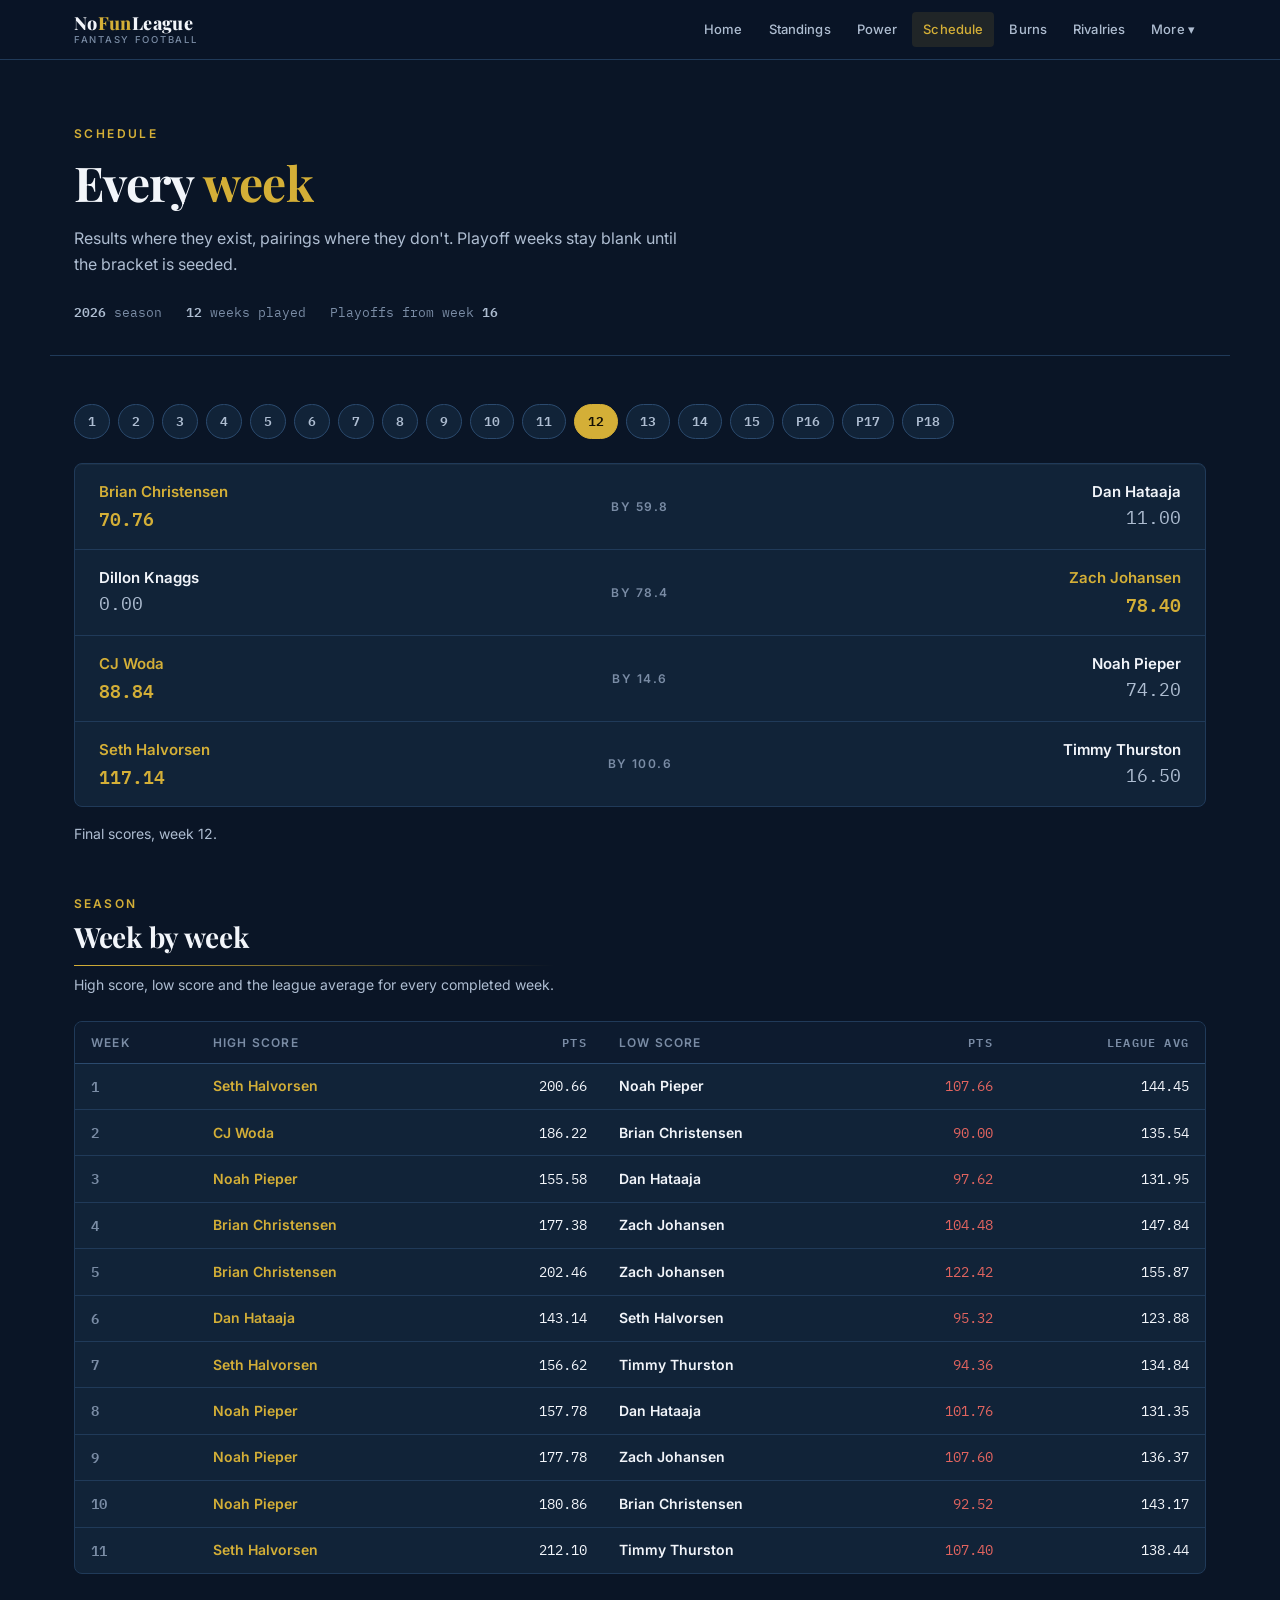
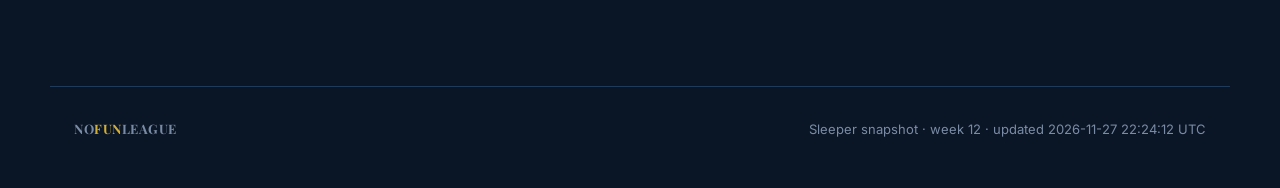
<file: schedule.html>
<!DOCTYPE html>
<html lang="en">
<head>
  <meta charset="UTF-8">
  <meta name="viewport" content="width=device-width, initial-scale=1.0">
  <title>Schedule — NoFunLeague</title>
  <meta name="description" content="NoFunLeague week-by-week matchup schedule and results.">
  <meta name="theme-color" content="#0a1526">
  <link rel="icon" href="favicon.svg" type="image/svg+xml">
  <link rel="stylesheet" href="css/style.css?v=1">
</head>
<body>

<div id="site-nav"></div>

<header class="hero">
  <p class="hero-eyebrow">Schedule</p>
  <h1>Every <span class="fun">week</span></h1>
  <p class="hero-sub">Results where they exist, pairings where they don't. Playoff weeks
     stay blank until the bracket is seeded.</p>
  <div class="hero-meta" id="hero-meta"></div>
</header>

<section class="section">
  <div class="tabs" id="tabs"></div>
  <div class="card" style="padding:0" id="week"><div class="loading">Loading schedule</div></div>
  <p class="section-sub" id="week-note" style="margin-top:var(--s-4)"></p>
</section>

<section class="section">
  <div class="section-head">
    <div>
      <span class="eyebrow">Season</span>
      <h2 class="section-title">Week by week</h2>
      <div class="rule"></div>
      <p class="section-sub">High score, low score and the league average for every
         completed week.</p>
    </div>
  </div>
  <div id="board"><div class="loading">Loading weekly board</div></div>
</section>

<div id="site-footer"></div>

<script src="js/site.js"></script>
<script src="js/data.js"></script>
<script>
NFL.all(["meta", "schedule", "analytics"]).then(function (d) {
  var N = NFL;
  N.stamp(d.meta, d.meta ? "week " + d.meta.week : "");

  if (!d.schedule) { N.oops("week", "Schedule"); N.oops("board", "Schedule"); return; }
  var weeks = d.schedule.weeks;
  var playoffStart = d.schedule.playoff_week_start;

  N.fill("hero-meta",
    "<span><b>" + d.schedule.season + "</b> season</span>" +
    "<span><b>" + weeks.filter(function (w) { return w.played; }).length + "</b> weeks played</span>" +
    "<span>Playoffs from week <b>" + playoffStart + "</b></span>");

  var current = (d.meta && d.meta.week) || 1;
  var shown = weeks.filter(function (w) { return w.week === current; })[0] ? current
            : (weeks.filter(function (w) { return w.played; }).pop() || weeks[0]).week;

  document.getElementById("tabs").innerHTML = weeks.map(function (w) {
    return '<button class="tab" data-week="' + w.week + '">' +
           (w.week >= playoffStart ? "P" : "") + w.week + "</button>";
  }).join("");

  document.getElementById("tabs").addEventListener("click", function (e) {
    var b = e.target.closest(".tab");
    if (b) render(Number(b.dataset.week));
  });

  function render(wkNum) {
    var w = weeks.filter(function (x) { return x.week === wkNum; })[0];
    document.querySelectorAll(".tab").forEach(function (t) {
      t.classList.toggle("active", Number(t.dataset.week) === wkNum);
    });
    if (!w) { N.fill("week", '<div class="empty">No data for week ' + wkNum + ".</div>"); return; }
    var playoffTbd = w.playoff && !w.played;
    N.fill("week", playoffTbd
      ? '<div class="empty">Week ' + w.week +
        " is a playoff week. The bracket isn't seeded yet, so there are no pairings to show.</div>"
      : w.games.map(N.matchup).join(""));
    document.getElementById("week-note").textContent = playoffTbd ? ""
      : (w.played ? "Final scores, week " + w.week + "."
                  : "Scheduled pairings for week " + w.week + " — not played yet.");
  }
  render(shown);

  if (!d.analytics) { N.oops("board", "Analytics"); return; }
  N.fill("board", N.table(
    [{ label: "Week" }, { label: "High score" }, { label: "Pts", num: true },
     { label: "Low score" }, { label: "Pts", num: true }, { label: "League avg", num: true }],
    d.analytics.weekly_board.map(function (w) {
      return ['<span class="rank-cell">' + w.week + "</span>",
              '<span class="team-cell gold">' + N.esc(w.high.team) + "</span>",
              N.num(w.high.pts),
              '<span class="team-cell">' + N.esc(w.low.team) + "</span>",
              '<span class="neg">' + N.num(w.low.pts) + "</span>",
              N.num(w.avg)];
    })));
});
</script>
</body>
</html>
</file>
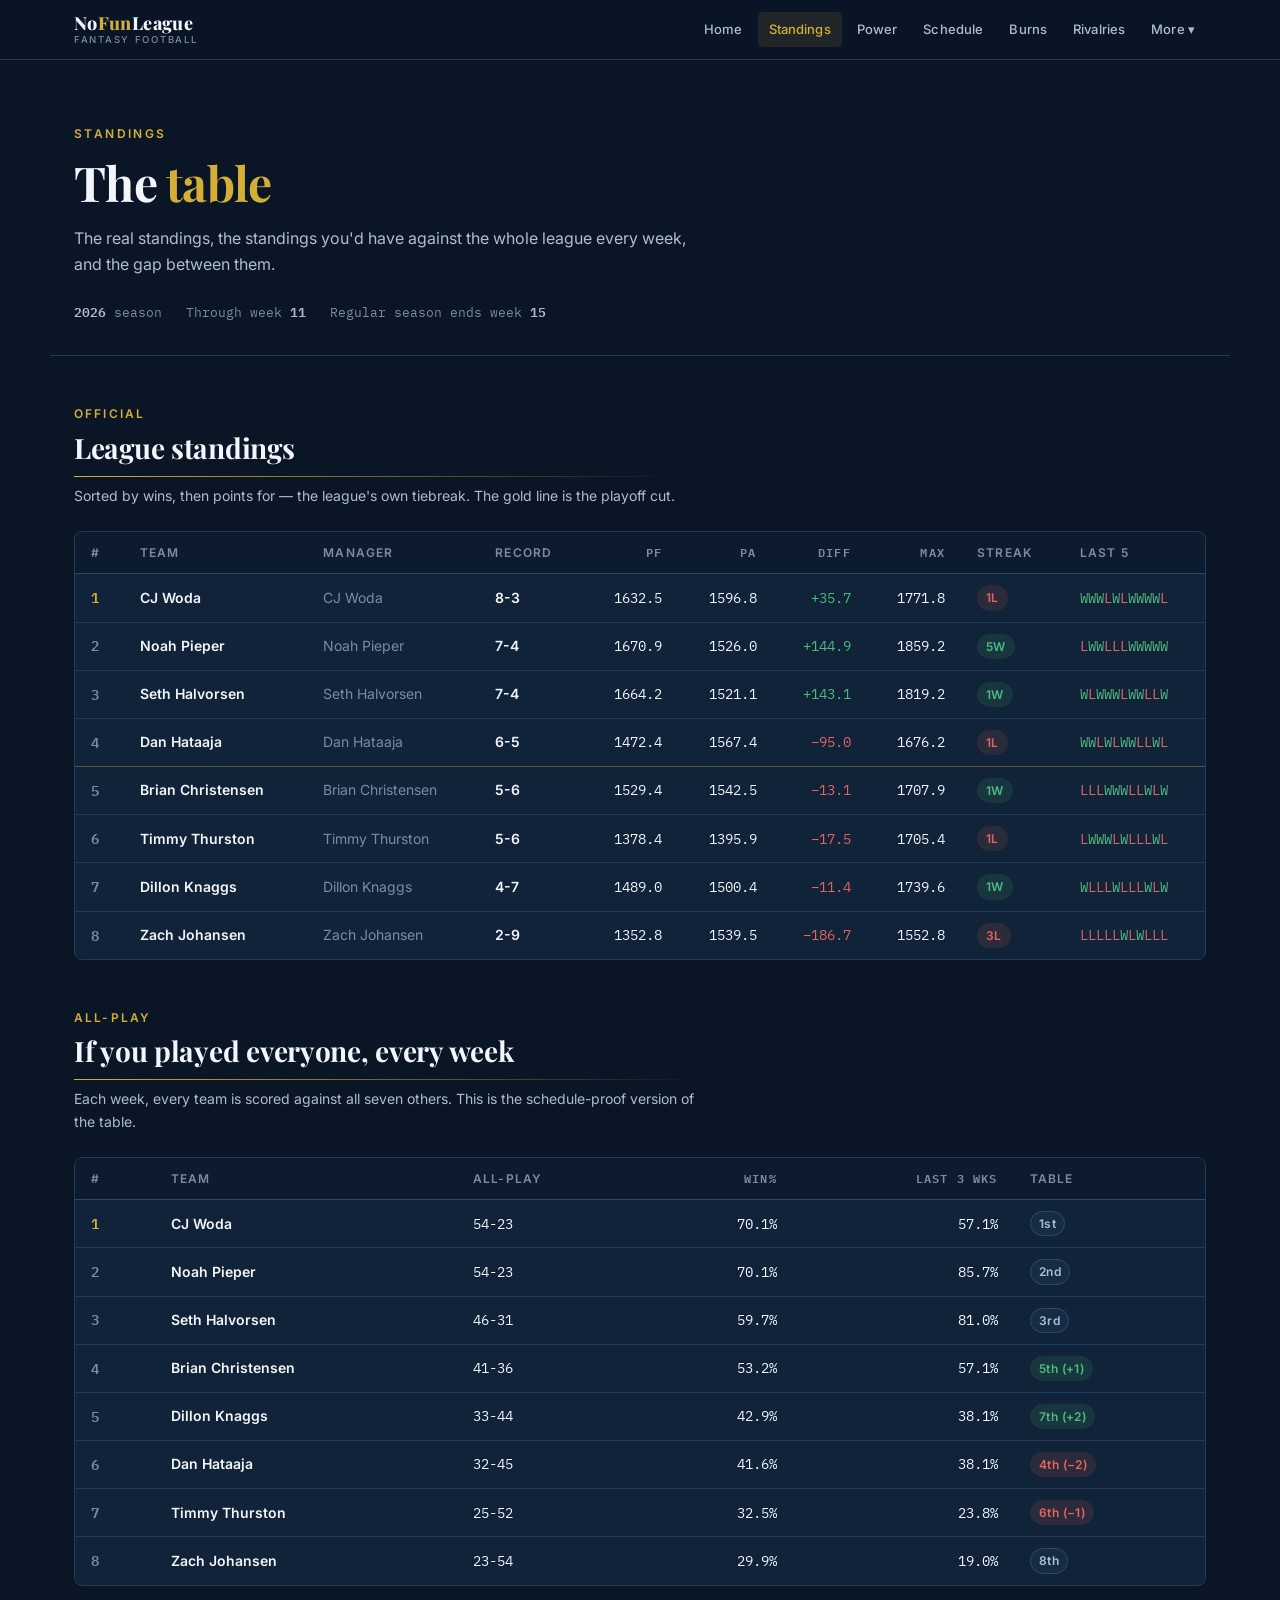
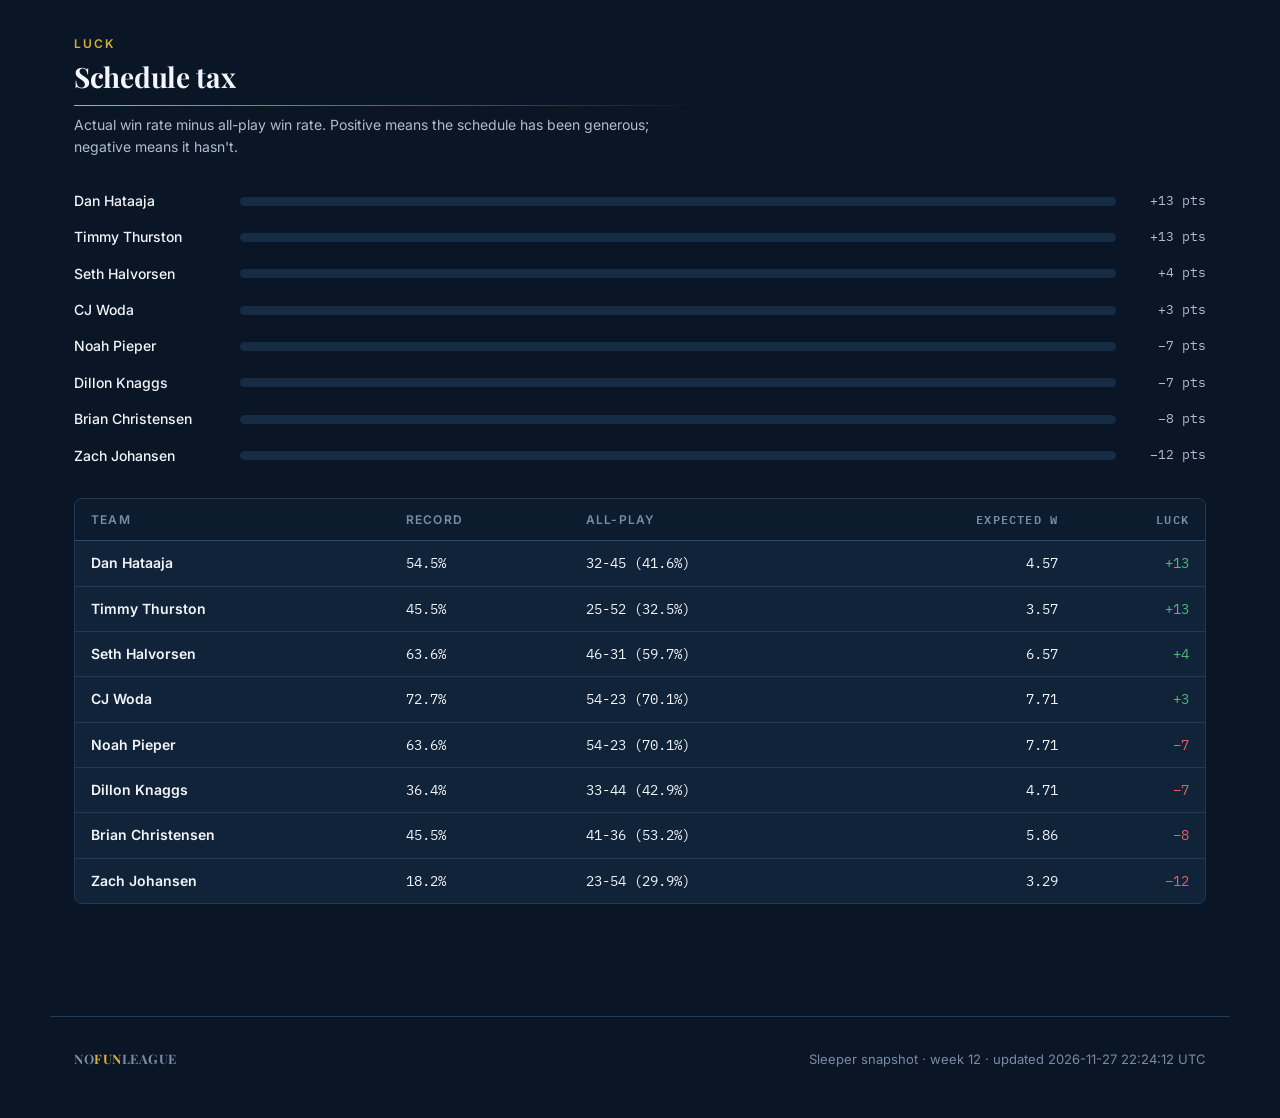
<file: standings.html>
<!DOCTYPE html>
<html lang="en">
<head>
  <meta charset="UTF-8">
  <meta name="viewport" content="width=device-width, initial-scale=1.0">
  <title>Standings — NoFunLeague</title>
  <meta name="description" content="NoFunLeague standings, all-play records and the luck table.">
  <meta name="theme-color" content="#0a1526">
  <link rel="icon" href="favicon.svg" type="image/svg+xml">
  <link rel="stylesheet" href="css/style.css?v=1">
</head>
<body>

<div id="site-nav"></div>

<header class="hero">
  <p class="hero-eyebrow">Standings</p>
  <h1>The <span class="fun">table</span></h1>
  <p class="hero-sub">The real standings, the standings you'd have against the whole
     league every week, and the gap between them.</p>
  <div class="hero-meta" id="hero-meta"></div>
</header>

<section class="section">
  <div class="section-head">
    <div>
      <span class="eyebrow">Official</span>
      <h2 class="section-title">League standings</h2>
      <div class="rule"></div>
      <p class="section-sub">Sorted by wins, then points for &mdash; the league's own
         tiebreak. The gold line is the playoff cut.</p>
    </div>
  </div>
  <div id="standings"><div class="loading">Loading standings</div></div>
</section>

<section class="section">
  <div class="section-head">
    <div>
      <span class="eyebrow">All-Play</span>
      <h2 class="section-title">If you played everyone, every week</h2>
      <div class="rule"></div>
      <p class="section-sub">Each week, every team is scored against all seven others.
         This is the schedule-proof version of the table.</p>
    </div>
  </div>
  <div id="allplay"><div class="loading">Loading all-play</div></div>
</section>

<section class="section">
  <div class="section-head">
    <div>
      <span class="eyebrow">Luck</span>
      <h2 class="section-title">Schedule tax</h2>
      <div class="rule"></div>
      <p class="section-sub">Actual win rate minus all-play win rate. Positive means the
         schedule has been generous; negative means it hasn't.</p>
    </div>
  </div>
  <div id="luck"><div class="loading">Loading luck table</div></div>
</section>

<div id="site-footer"></div>

<script src="js/site.js"></script>
<script src="js/data.js"></script>
<script>
NFL.all(["meta", "league", "standings", "analytics"]).then(function (d) {
  var N = NFL;
  N.stamp(d.meta, d.meta ? "week " + d.meta.week : "");

  if (d.meta) {
    N.fill("hero-meta",
      "<span><b>" + d.meta.season + "</b> season</span>" +
      "<span>Through week <b>" + d.meta.last_scored_week + "</b></span>" +
      (d.league ? "<span>Regular season ends week <b>" +
        (d.league.playoff_week_start - 1) + "</b></span>" : ""));
  }

  if (!d.standings) { N.oops("standings", "Standings"); }
  else {
    var cut = d.league ? d.league.playoff_teams : 0;
    N.fill("standings", N.table(
      [{ label: "#" }, { label: "Team" }, { label: "Manager" }, { label: "Record" },
       { label: "PF", num: true }, { label: "PA", num: true },
       { label: "Diff", num: true }, { label: "Max", num: true },
       { label: "Streak" }, { label: "Last 5" }],
      d.standings.rows.map(function (r) {
        var diff = r.pf - r.pa;
        return ['<span class="rank-cell' + (r.rank === 1 ? " top" : "") + '">' + r.rank + "</span>",
                '<span class="team-cell">' + N.esc(r.team) + "</span>",
                '<span class="muted">' + N.esc(r.manager) + "</span>",
                '<span class="strong">' + N.record(r) + "</span>",
                N.num(r.pf, 1), N.num(r.pa, 1),
                '<span class="' + (diff >= 0 ? "pos" : "neg") + '">' + N.signed(diff, 1) + "</span>",
                N.num(r.ppts, 1),
                badge(r.streak), form(r.form)];
      }),
      { rowClass: function (i) { return (cut && i === cut - 1) ? "cutline" : ""; } }));
  }

  if (!d.analytics) { N.oops("allplay", "Analytics"); N.oops("luck", "Analytics"); return; }

  var a = d.analytics;
  var realRank = a.standings_rank;
  N.fill("allplay", N.table(
    [{ label: "#" }, { label: "Team" }, { label: "All-play" },
     { label: "Win%", num: true }, { label: "Last 3 wks", num: true },
     { label: "Table" }],
    a.allplay.map(function (r, i) {
      var delta = (realRank[r.team] || 0) - (i + 1);
      return ['<span class="rank-cell' + (i === 0 ? " top" : "") + '">' + (i + 1) + "</span>",
              '<span class="team-cell">' + N.esc(r.team) + "</span>",
              '<span class="mono">' + r.record + "</span>",
              N.pct(r.pct), N.pct(r.form_pct),
              '<span class="badge ' + (delta > 0 ? "pos" : delta < 0 ? "neg" : "") + '">' +
                N.ordinal(realRank[r.team] || 0) +
                (delta ? " (" + N.signed(delta) + ")" : "") + "</span>"];
    })));

  N.fill("luck", N.bars(a.luck.map(function (r) {
    return { label: r.team, raw: r.luck,
             value: N.signed(r.luck * 100, 0) + " pts" };
  })) +
    '<div style="margin-top:var(--s-6)"></div>' +
    N.table(
      [{ label: "Team" }, { label: "Record" }, { label: "All-play" },
       { label: "Expected W", num: true }, { label: "Luck", num: true }],
      a.luck.map(function (r) {
        return ['<span class="team-cell">' + N.esc(r.team) + "</span>",
                '<span class="mono">' + N.pct(r.real_pct) + "</span>",
                '<span class="mono">' + r.allplay + " (" + N.pct(r.allplay_pct) + ")</span>",
                N.num(r.expected_wins, 2),
                '<span class="' + (r.luck > 0 ? "pos" : r.luck < 0 ? "neg" : "muted") + '">' +
                  N.signed(r.luck * 100, 0) + "</span>"];
      })));

  function badge(s) {
    if (!s) return '<span class="muted">—</span>';
    return '<span class="badge ' + (/W$/.test(s) ? "pos" : "neg") + '">' + N.esc(s) + "</span>";
  }
  function form(f) {
    if (!f) return '<span class="muted">—</span>';
    return '<span class="mono">' + f.split("").map(function (c) {
      return '<span class="' + (c === "W" ? "pos" : c === "L" ? "neg" : "muted") + '">' + c + "</span>";
    }).join("") + "</span>";
  }
});
</script>
</body>
</html>
</file>
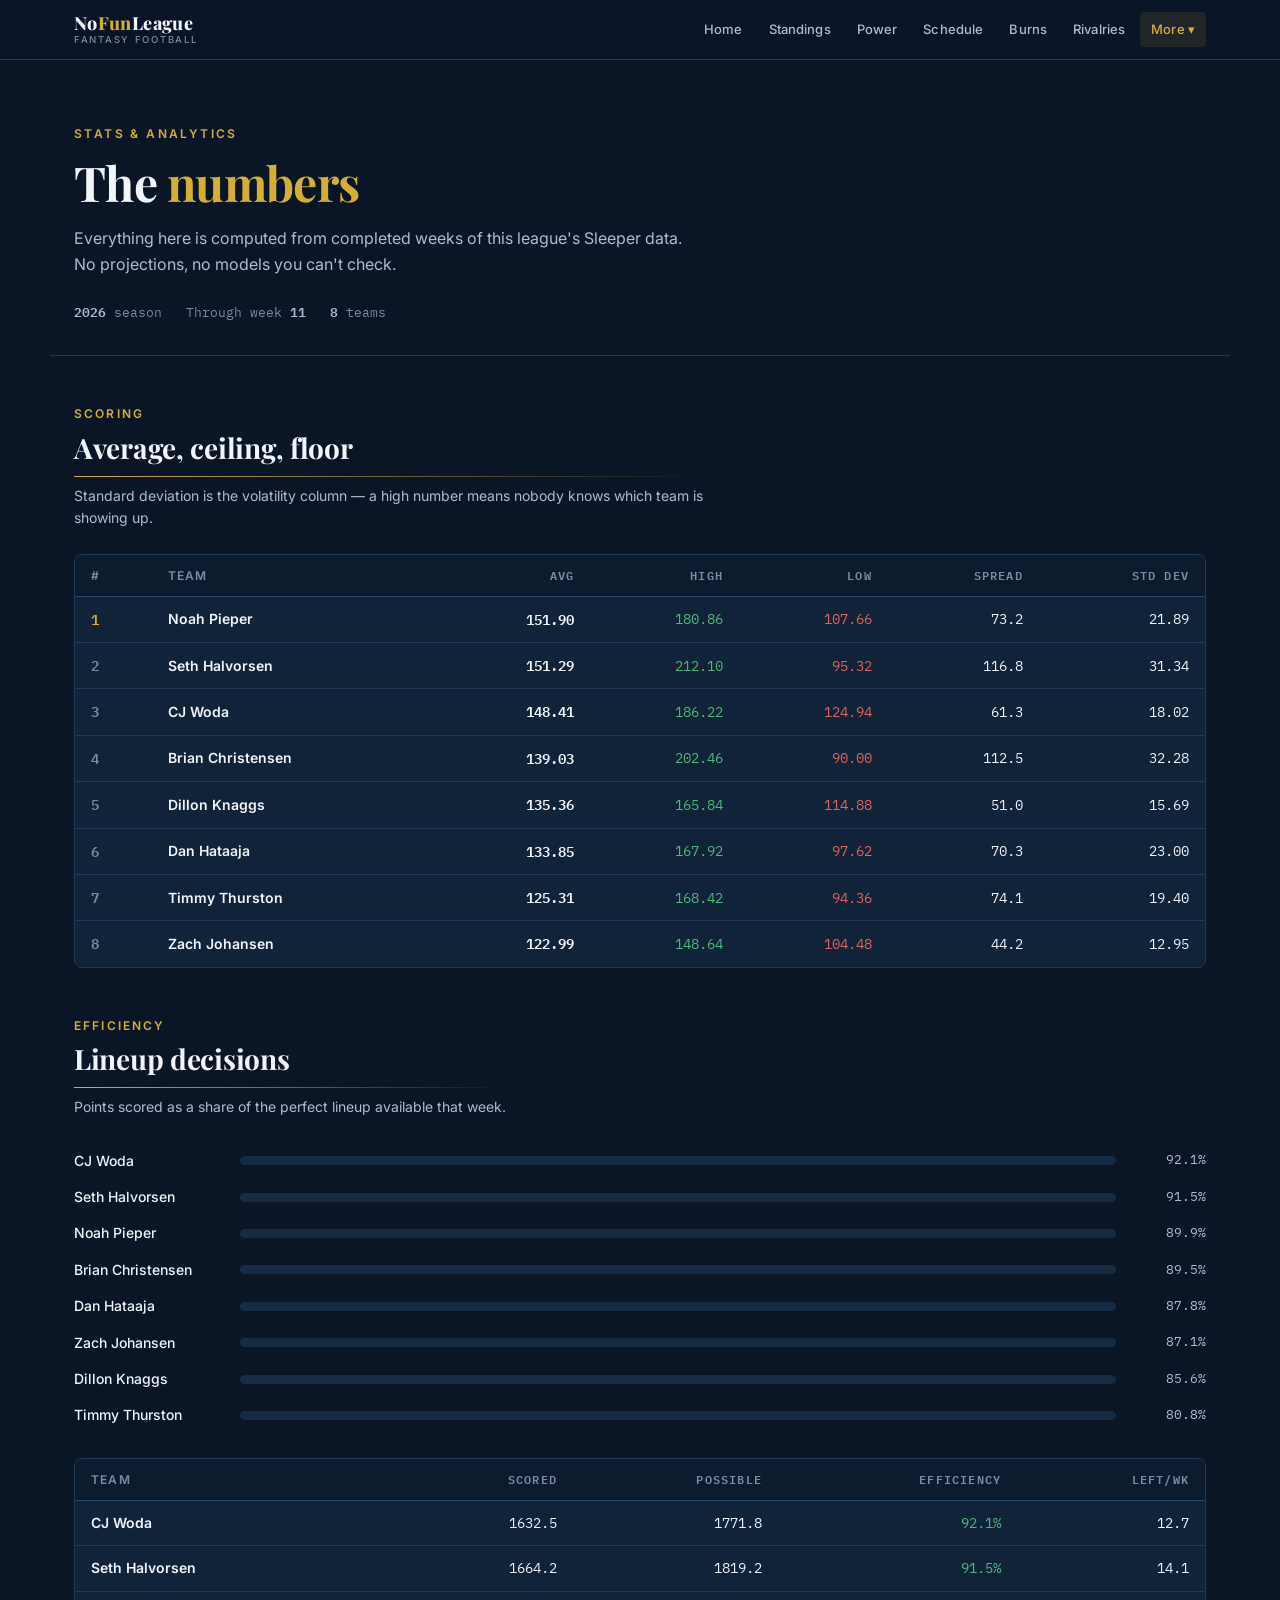
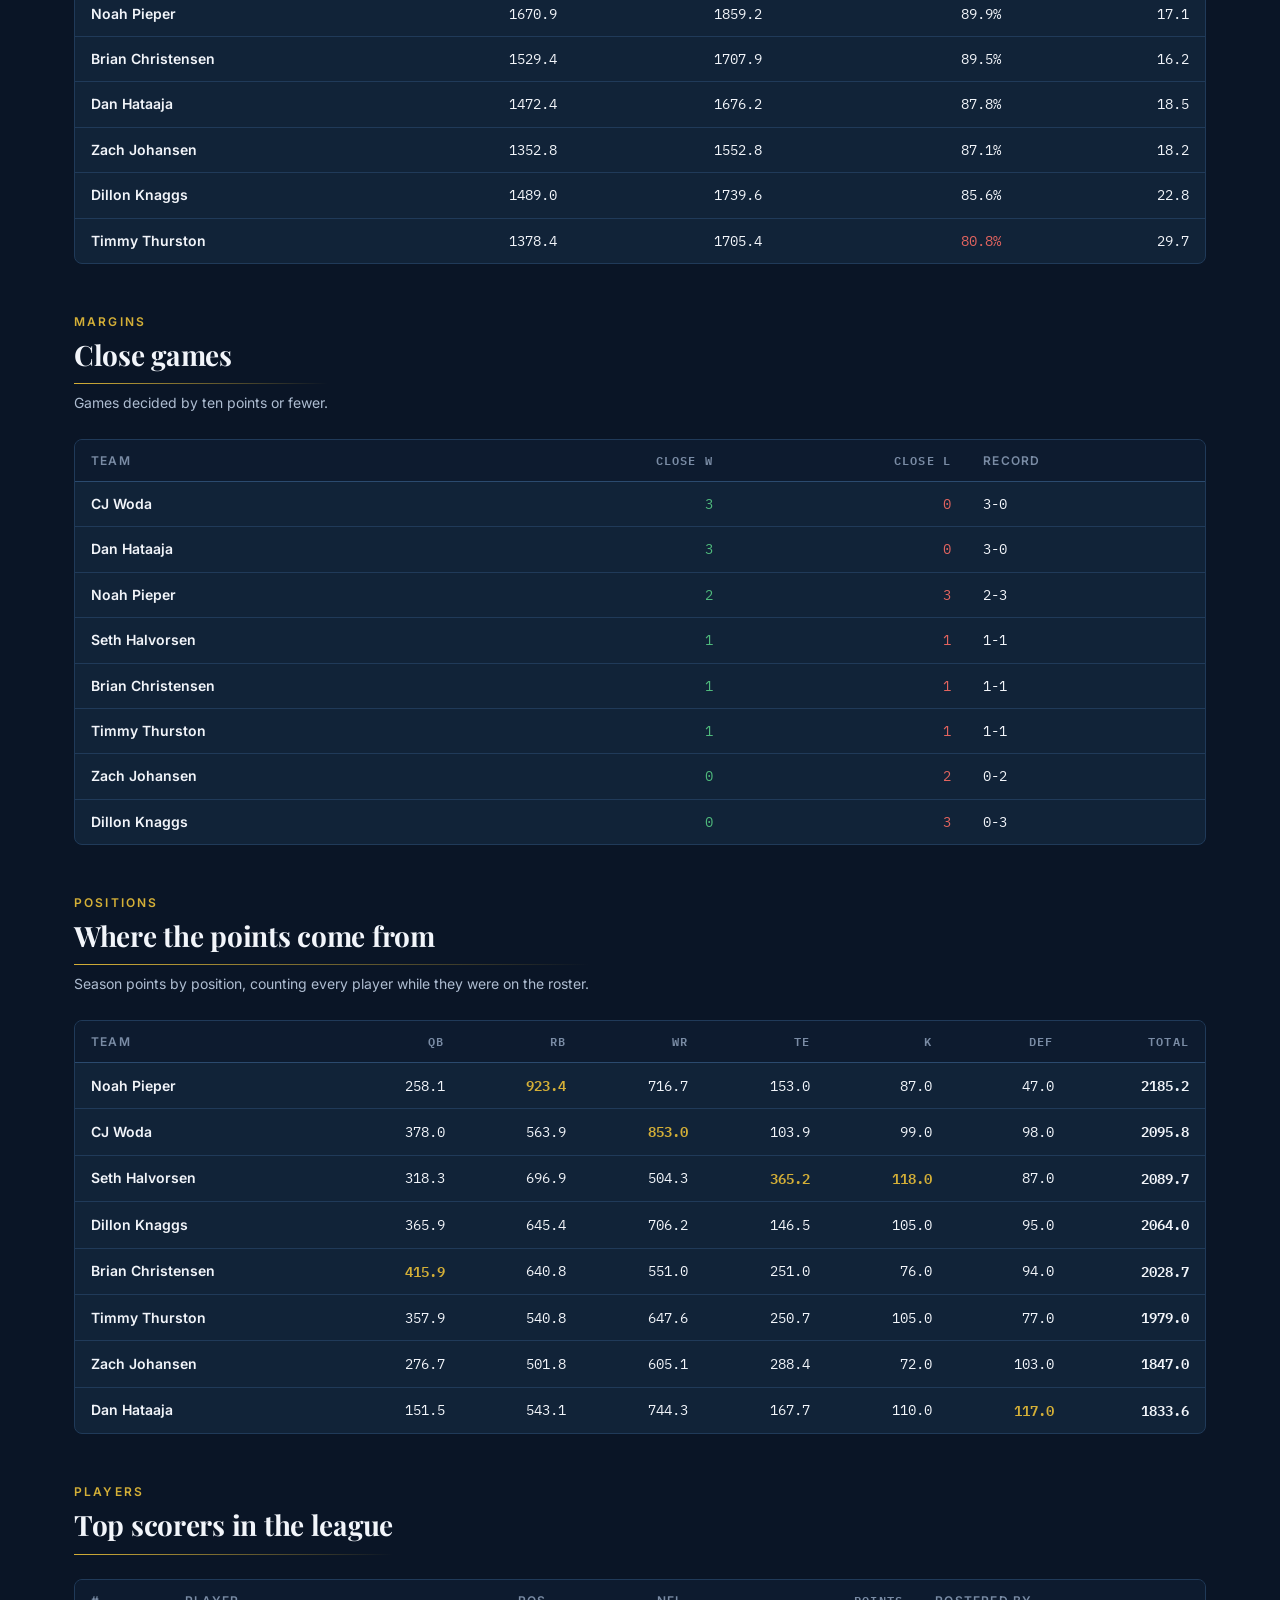
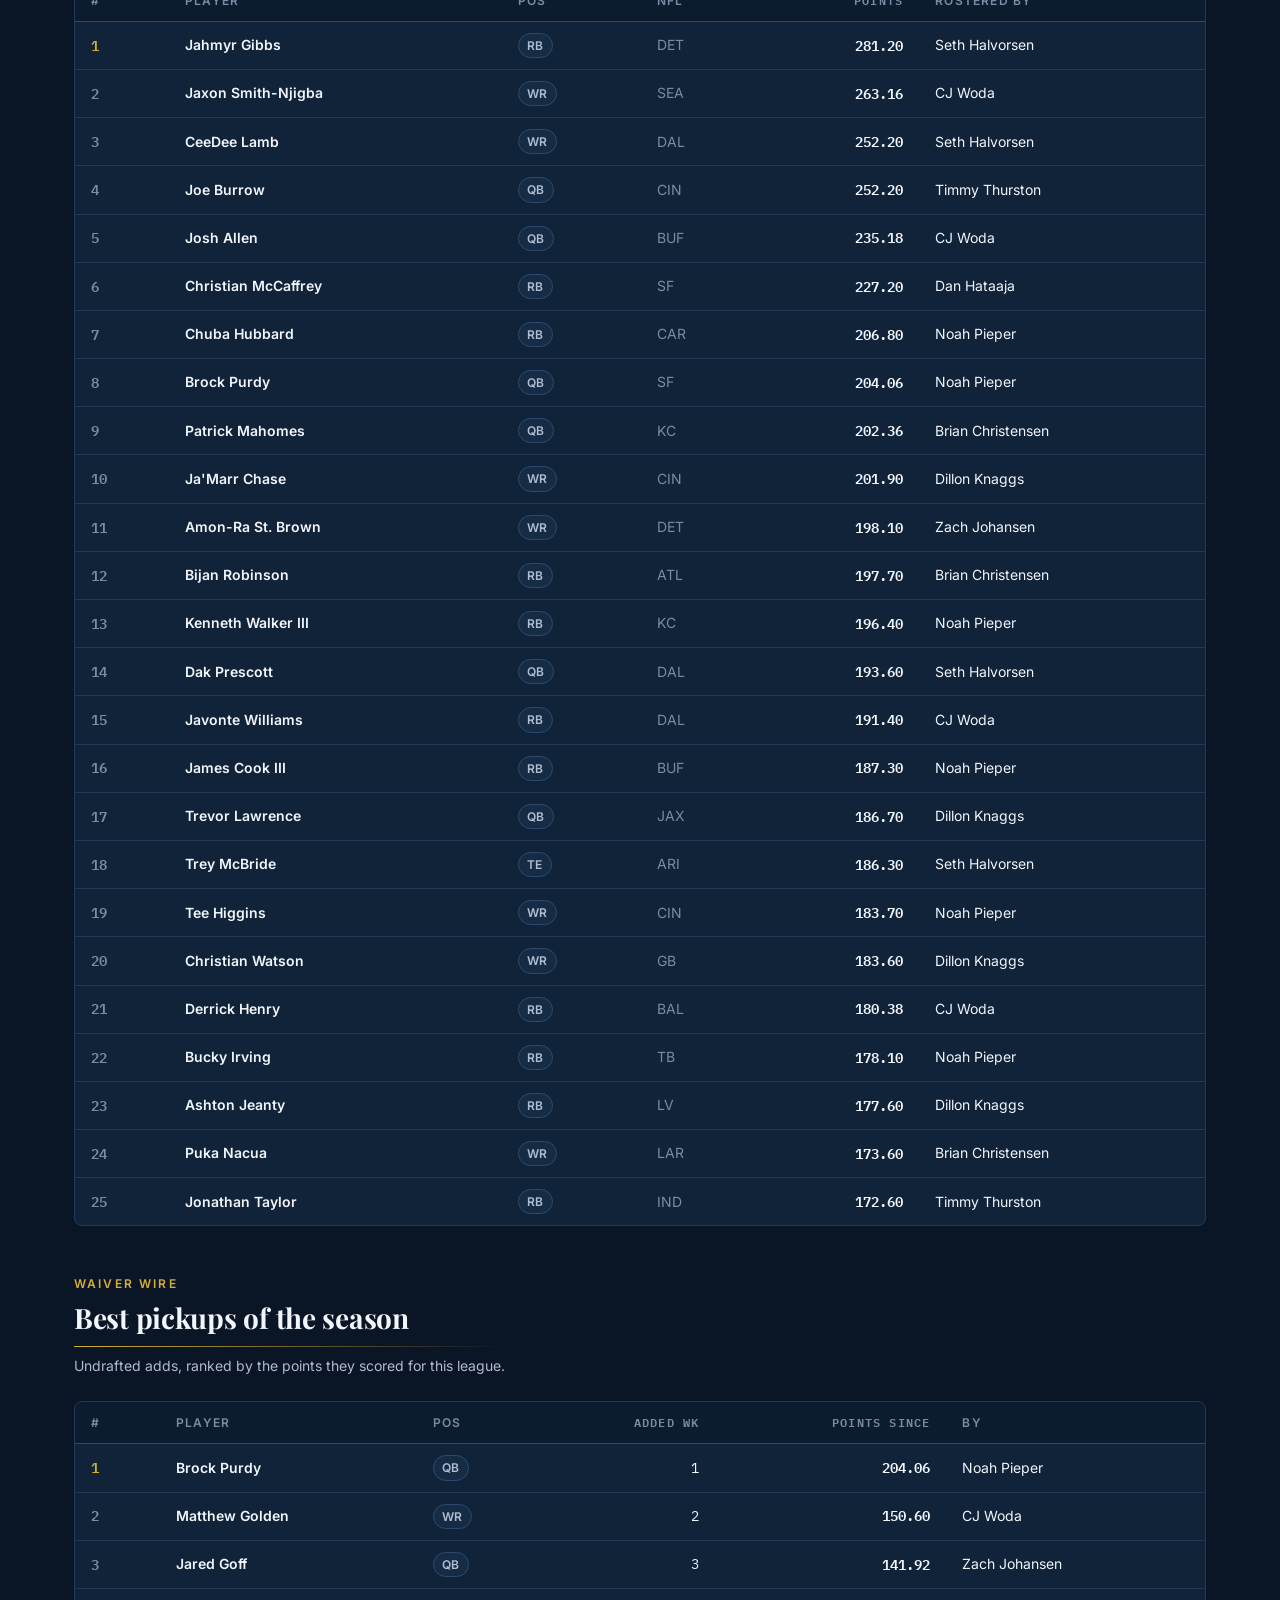
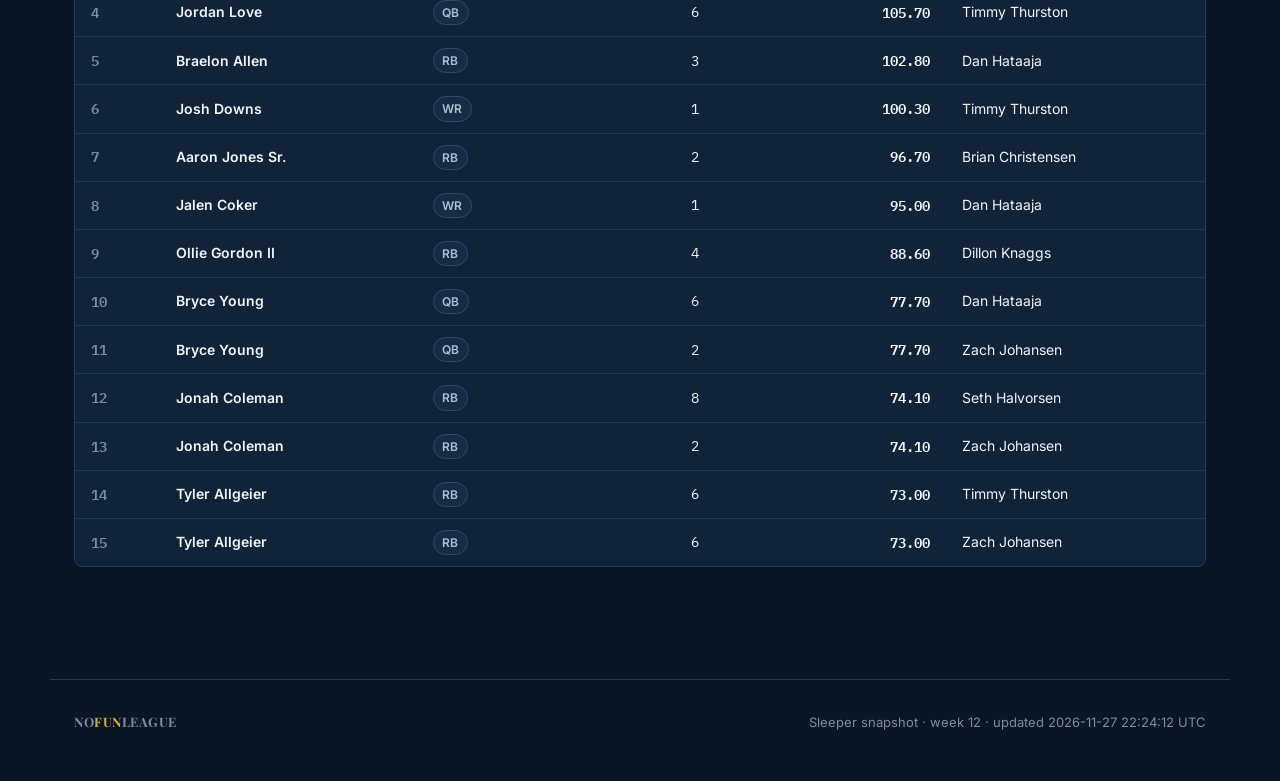
<file: stats.html>
<!DOCTYPE html>
<html lang="en">
<head>
  <meta charset="UTF-8">
  <meta name="viewport" content="width=device-width, initial-scale=1.0">
  <title>Stats &amp; Analytics — NoFunLeague</title>
  <meta name="description" content="NoFunLeague analytics — scoring spread, lineup efficiency, close games, position splits, top players and waiver hits.">
  <meta name="theme-color" content="#0a1526">
  <link rel="icon" href="favicon.svg" type="image/svg+xml">
  <link rel="stylesheet" href="css/style.css?v=1">
</head>
<body>

<div id="site-nav"></div>

<header class="hero">
  <p class="hero-eyebrow">Stats &amp; Analytics</p>
  <h1>The <span class="fun">numbers</span></h1>
  <p class="hero-sub">Everything here is computed from completed weeks of this league's
     Sleeper data. No projections, no models you can't check.</p>
  <div class="hero-meta" id="hero-meta"></div>
</header>

<section class="section">
  <div class="section-head">
    <div>
      <span class="eyebrow">Scoring</span>
      <h2 class="section-title">Average, ceiling, floor</h2>
      <div class="rule"></div>
      <p class="section-sub">Standard deviation is the volatility column &mdash; a high
         number means nobody knows which team is showing up.</p>
    </div>
  </div>
  <div id="scoring"><div class="loading">Loading scoring</div></div>
</section>

<section class="section">
  <div class="section-head">
    <div>
      <span class="eyebrow">Efficiency</span>
      <h2 class="section-title">Lineup decisions</h2>
      <div class="rule"></div>
      <p class="section-sub">Points scored as a share of the perfect lineup available
         that week.</p>
    </div>
  </div>
  <div id="efficiency"><div class="loading">Loading efficiency</div></div>
</section>

<section class="section">
  <div class="section-head">
    <div>
      <span class="eyebrow">Margins</span>
      <h2 class="section-title">Close games</h2>
      <div class="rule"></div>
      <p class="section-sub">Games decided by ten points or fewer.</p>
    </div>
  </div>
  <div id="close"><div class="loading">Loading close games</div></div>
</section>

<section class="section">
  <div class="section-head">
    <div>
      <span class="eyebrow">Positions</span>
      <h2 class="section-title">Where the points come from</h2>
      <div class="rule"></div>
      <p class="section-sub">Season points by position, counting every player while they
         were on the roster.</p>
    </div>
  </div>
  <div id="position"><div class="loading">Loading position splits</div></div>
</section>

<section class="section">
  <div class="section-head">
    <div>
      <span class="eyebrow">Players</span>
      <h2 class="section-title">Top scorers in the league</h2>
      <div class="rule"></div>
    </div>
  </div>
  <div id="players"><div class="loading">Loading players</div></div>
</section>

<section class="section">
  <div class="section-head">
    <div>
      <span class="eyebrow">Waiver Wire</span>
      <h2 class="section-title">Best pickups of the season</h2>
      <div class="rule"></div>
      <p class="section-sub">Undrafted adds, ranked by the points they scored for this
         league.</p>
    </div>
  </div>
  <div id="pickups"><div class="loading">Loading pickups</div></div>
</section>

<div id="site-footer"></div>

<script src="js/site.js"></script>
<script src="js/data.js"></script>
<script>
NFL.all(["meta", "analytics"]).then(function (d) {
  var N = NFL;
  N.stamp(d.meta, d.meta ? "week " + d.meta.week : "");
  if (!d.analytics) {
    ["scoring", "efficiency", "close", "position", "players", "pickups"]
      .forEach(function (id) { N.oops(id, "Analytics"); });
    return;
  }
  var a = d.analytics;

  N.fill("hero-meta",
    "<span><b>" + a.season + "</b> season</span>" +
    "<span>Through week <b>" + a.through_week + "</b></span>" +
    "<span><b>" + a.scoring.length + "</b> teams</span>");

  N.fill("scoring", N.table(
    [{ label: "#" }, { label: "Team" }, { label: "Avg", num: true },
     { label: "High", num: true }, { label: "Low", num: true },
     { label: "Spread", num: true }, { label: "Std dev", num: true }],
    a.scoring.map(function (s, i) {
      return ['<span class="rank-cell' + (i === 0 ? " top" : "") + '">' + (i + 1) + "</span>",
              '<span class="team-cell">' + N.esc(s.team) + "</span>",
              '<span class="strong">' + N.num(s.avg) + "</span>",
              '<span class="pos">' + N.num(s.high) + "</span>",
              '<span class="neg">' + N.num(s.low) + "</span>",
              N.num(s.high - s.low, 1), N.num(s.stdev)];
    })));

  N.fill("efficiency", N.bars(a.efficiency.map(function (e) {
      return { label: e.team, raw: e.eff, value: N.num(e.eff, 1) + "%" };
    }), { max: 100 }) +
    '<div style="margin-top:var(--s-6)"></div>' +
    N.table(
      [{ label: "Team" }, { label: "Scored", num: true }, { label: "Possible", num: true },
       { label: "Efficiency", num: true }, { label: "Left/wk", num: true }],
      a.efficiency.map(function (e) {
        return ['<span class="team-cell">' + N.esc(e.team) + "</span>",
                N.num(e.pf, 1), N.num(e.ppts, 1),
                '<span class="' + (e.eff >= 90 ? "pos" : e.eff < 85 ? "neg" : "") + '">' +
                  N.num(e.eff, 1) + "%</span>",
                N.num(e.left_pg, 1)];
      })));

  N.fill("close", N.table(
    [{ label: "Team" }, { label: "Close W", num: true }, { label: "Close L", num: true },
     { label: "Record" }],
    a.close_games.map(function (c) {
      return ['<span class="team-cell">' + N.esc(c.team) + "</span>",
              '<span class="pos">' + c.wins + "</span>",
              '<span class="neg">' + c.losses + "</span>",
              '<span class="mono">' + c.wins + "-" + c.losses + "</span>"];
    })));

  var POS = ["QB", "RB", "WR", "TE", "K", "DEF"];
  N.fill("position", N.table(
    [{ label: "Team" }].concat(POS.map(function (p) { return { label: p, num: true }; }))
      .concat([{ label: "Total", num: true }]),
    a.position.slice().sort(function (x, y) {
      return POS.reduce(function (s, p) { return s + y[p]; }, 0) -
             POS.reduce(function (s, p) { return s + x[p]; }, 0);
    }).map(function (row) {
      var best = {};
      POS.forEach(function (p) {
        best[p] = Math.max.apply(null, a.position.map(function (r) { return r[p]; }));
      });
      var total = POS.reduce(function (s, p) { return s + row[p]; }, 0);
      return ['<span class="team-cell">' + N.esc(row.team) + "</span>"].concat(
        POS.map(function (p) {
          return (row[p] === best[p] && row[p] > 0 ? '<span class="gold strong">' : "<span>") +
                 N.num(row[p], 1) + "</span>";
        })).concat(['<span class="strong">' + N.num(total, 1) + "</span>"]);
    })));

  N.fill("players", N.table(
    [{ label: "#" }, { label: "Player" }, { label: "Pos" }, { label: "NFL" },
     { label: "Points", num: true }, { label: "Rostered by" }],
    a.top_players.slice(0, 25).map(function (p, i) {
      return ['<span class="rank-cell' + (i === 0 ? " top" : "") + '">' + (i + 1) + "</span>",
              '<span class="strong">' + N.esc(p.name) + "</span>",
              '<span class="badge">' + N.esc(p.pos) + "</span>",
              '<span class="muted">' + N.esc(p.nfl || "—") + "</span>",
              '<span class="strong">' + N.num(p.pts) + "</span>",
              N.esc(p.owner || "—")];
    })));

  N.fill("pickups", a.pickups.length ? N.table(
    [{ label: "#" }, { label: "Player" }, { label: "Pos" },
     { label: "Added wk", num: true }, { label: "Points since", num: true }, { label: "By" }],
    a.pickups.map(function (p, i) {
      return ['<span class="rank-cell' + (i === 0 ? " top" : "") + '">' + (i + 1) + "</span>",
              '<span class="strong">' + N.esc(p.name) + "</span>",
              '<span class="badge">' + N.esc(p.pos) + "</span>",
              p.week, '<span class="strong">' + N.num(p.pts) + "</span>",
              N.esc(p.team)];
    })) : '<div class="empty">No undrafted adds have scored yet.</div>');
});
</script>
</body>
</html>
</file>
<file: css/style.css>
@import url('https://fonts.googleapis.com/css2?family=Playfair+Display:wght@500;600;700;800&family=Inter:wght@400;500;600;700&family=IBM+Plex+Mono:wght@400;500;600&display=swap');

/* ==========================================================================
   NOFUNLEAGUE — design system  ·  "Navy & Gold"
   Deep navy ground, one brass-gold accent, serif display. Clean and classic:
   hairlines instead of boxes, numbers set tabular, motion on hover/focus only.
   Tokens first; every component below references tokens only.
   ========================================================================== */

:root {
  /* ground + surfaces — navy, not black */
  --bg:         #0a1526;
  --bg-2:       #0d1b2f;
  --surface:    #112338;
  --surface-2:  #162c45;
  --surface-3:  #1d3755;
  --line:       #203a59;
  --line-2:     #2b4a6e;

  /* ink — warm off-white on navy */
  --text:       #f2f5fa;
  --text-2:     #aebdd1;
  --text-3:     #7a8ca5;

  /* accent — brass gold */
  --gold:        #d4af37;
  --gold-bright: #f0cd62;
  --gold-deep:   #a8861f;
  --gold-tint:   rgba(212, 175, 55, 0.11);
  --gold-line:   rgba(212, 175, 55, 0.38);
  --on-gold:     #141005;

  /* aliases so component CSS can read either name */
  --accent:        var(--gold);
  --accent-bright: var(--gold-bright);
  --accent-tint:   var(--gold-tint);
  --accent-line:   var(--gold-line);

  /* semantic */
  --pos:  #4fb97c;  --pos-tint: rgba(79, 185, 124, 0.12);
  --neg:  #e2645f;  --neg-tint: rgba(226, 100, 95, 0.12);
  --info: #6f9dd8;  --info-tint: rgba(111, 157, 216, 0.14);

  /* type */
  --font-display: "Playfair Display", Georgia, "Times New Roman", serif;
  --font-body:    "Inter", -apple-system, BlinkMacSystemFont, "Segoe UI", Roboto, sans-serif;
  --font-mono:    "IBM Plex Mono", ui-monospace, SFMono-Regular, Menlo, monospace;

  --fs-12: 0.75rem;  --fs-13: 0.8125rem; --fs-14: 0.875rem; --fs-16: 1rem;
  --fs-18: 1.125rem; --fs-22: 1.375rem;  --fs-28: 1.75rem;
  --fs-36: 2.25rem;  --fs-48: 3rem;

  /* space */
  --s-1: 4px; --s-2: 8px; --s-3: 12px; --s-4: 16px;
  --s-6: 24px; --s-8: 32px; --s-12: 48px; --s-16: 64px;

  /* shape + motion */
  --r-sm: 4px;
  --r:    8px;
  --r-lg: 14px;
  --hair: 1px solid var(--line);
  --shadow: 0 1px 2px rgba(0, 0, 0, 0.4), 0 12px 30px -16px rgba(0, 0, 0, 0.7);
  --lift: inset 0 1px 0 rgba(255, 255, 255, 0.04);
  --ease: cubic-bezier(0.2, 0.6, 0.35, 1);
  --transition: color .15s var(--ease), background-color .15s var(--ease),
                border-color .15s var(--ease), box-shadow .15s var(--ease),
                transform .15s var(--ease);
  --nav-h: 60px;
  --measure: 1180px;
}

/* ---------- Base ---------- */
*, *::before, *::after { box-sizing: border-box; margin: 0; padding: 0; }
html { -webkit-text-size-adjust: 100%; }
@media (prefers-reduced-motion: no-preference) { html { scroll-behavior: smooth; } }

body {
  font-family: var(--font-body);
  font-size: 15px;
  line-height: 1.6;
  background: var(--bg);
  color: var(--text);
  -webkit-font-smoothing: antialiased;
  padding-top: var(--nav-h);
  overflow-x: hidden;
}

a { color: inherit; text-decoration: none; transition: var(--transition); }
a:hover { color: var(--gold-bright); }
ul, ol { list-style: none; }
img { max-width: 100%; height: auto; display: block; }
button { font: inherit; color: inherit; cursor: pointer; background: none; border: 0; }
:focus-visible { outline: 2px solid var(--gold); outline-offset: 2px; }

h1, h2, h3, h4 { font-family: var(--font-display); font-weight: 700; line-height: 1.15; }

.mono, td.num, th.num { font-family: var(--font-mono); font-variant-numeric: tabular-nums; }

/* ---------- Nav ---------- */
.nav {
  position: fixed; top: 0; left: 0; right: 0; z-index: 60;
  height: var(--nav-h);
  background: rgba(10, 21, 38, 0.92);
  backdrop-filter: blur(10px);
  border-bottom: 1px solid var(--line);
}
.nav-inner {
  max-width: var(--measure); margin: 0 auto; height: 100%;
  padding: 0 var(--s-6);
  display: flex; align-items: center; gap: var(--s-6);
}
.nav-logo {
  font-family: var(--font-display); font-weight: 800;
  font-size: var(--fs-18); letter-spacing: 0.02em;
  display: flex; flex-direction: column; line-height: 1.05;
  white-space: nowrap;
}
.nav-logo .no { color: var(--text); }
.nav-logo .fun { color: var(--gold); }
.nav-logo .sub {
  font-family: var(--font-body); font-weight: 500;
  font-size: 9.5px; letter-spacing: 0.18em; text-transform: uppercase;
  color: var(--text-3); margin-top: 2px;
}
.nav-links { display: flex; align-items: center; gap: var(--s-1); margin-left: auto; }
.nav-links > a, .nav-dropdown-toggle {
  display: block; padding: 7px 11px; border-radius: var(--r-sm);
  font-size: var(--fs-13); font-weight: 500; color: var(--text-2);
  letter-spacing: 0.01em; white-space: nowrap; cursor: pointer;
  transition: var(--transition);
}
.nav-links > a:hover, .nav-dropdown-toggle:hover { color: var(--text); background: var(--surface); }
.nav-links > a.active, .nav-dropdown-toggle.active { color: var(--gold); background: var(--gold-tint); }

.nav-dropdown { position: relative; }
.nav-dropdown-menu {
  position: absolute; top: calc(100% + 6px); right: 0; min-width: 196px;
  background: var(--surface); border: var(--hair); border-radius: var(--r);
  box-shadow: var(--shadow); padding: 6px;
  opacity: 0; visibility: hidden; transform: translateY(-4px);
  transition: var(--transition);
}
.nav-dropdown:hover .nav-dropdown-menu,
.nav-dropdown.open .nav-dropdown-menu { opacity: 1; visibility: visible; transform: none; }
.nav-dropdown-menu a {
  display: block; padding: 8px 10px; border-radius: var(--r-sm);
  font-size: var(--fs-13); color: var(--text-2);
}
.nav-dropdown-menu a:hover { background: var(--surface-2); color: var(--text); }
.nav-dropdown-menu a.active { color: var(--gold); }

.nav-toggle { display: none; margin-left: auto; width: 34px; height: 34px;
  flex-direction: column; justify-content: center; gap: 4px; cursor: pointer; }
.nav-toggle span { display: block; height: 2px; background: var(--text-2); border-radius: 2px; }

@media (max-width: 860px) {
  .nav-toggle { display: flex; }
  .nav-links {
    position: absolute; top: var(--nav-h); left: 0; right: 0;
    flex-direction: column; align-items: stretch; gap: 2px;
    background: var(--bg-2); border-bottom: 1px solid var(--line);
    padding: var(--s-3); margin: 0; display: none;
  }
  .nav-links.open { display: flex; }
  .nav-dropdown-menu {
    position: static; opacity: 1; visibility: visible; transform: none;
    box-shadow: none; border: 0; background: none; padding: 0 0 0 var(--s-3);
    display: none;
  }
  .nav-dropdown.open .nav-dropdown-menu { display: block; }
}

/* ---------- Layout ---------- */
.hero {
  max-width: var(--measure); margin: 0 auto;
  padding: var(--s-16) var(--s-6) var(--s-8);
  border-bottom: 1px solid var(--line);
}
.hero h1 { font-size: clamp(2.4rem, 7vw, var(--fs-48)); letter-spacing: -0.015em; }
.hero h1 .no { color: var(--text); }
.hero h1 .fun { color: var(--gold); }
.hero-eyebrow {
  font-size: var(--fs-12); font-weight: 600; letter-spacing: 0.2em;
  text-transform: uppercase; color: var(--gold); margin-bottom: var(--s-3);
}
.hero-sub { color: var(--text-2); max-width: 62ch; margin-top: var(--s-4); font-size: var(--fs-16); }
.hero-meta {
  display: flex; flex-wrap: wrap; gap: var(--s-2) var(--s-6);
  margin-top: var(--s-6); font-size: var(--fs-13); color: var(--text-3);
  font-family: var(--font-mono);
}
.hero-meta b { color: var(--text-2); font-weight: 600; }

.section { max-width: var(--measure); margin: 0 auto; padding: var(--s-12) var(--s-6); }
.section + .section { padding-top: 0; }
.section-head { display: flex; align-items: flex-end; justify-content: space-between;
  gap: var(--s-4); flex-wrap: wrap; margin-bottom: var(--s-6); }
.eyebrow {
  display: block; font-size: var(--fs-12); font-weight: 600; letter-spacing: 0.18em;
  text-transform: uppercase; color: var(--gold); margin-bottom: var(--s-2);
}
.section-title { font-size: var(--fs-28); letter-spacing: -0.01em; }
.section-sub { color: var(--text-2); font-size: var(--fs-14); margin-top: var(--s-2); max-width: 70ch; }
.rule { height: 1px; background: linear-gradient(90deg, var(--gold), transparent); margin: var(--s-3) 0 0; }
.link-more { font-size: var(--fs-13); font-weight: 600; color: var(--gold); letter-spacing: 0.02em; }

/* ---------- Cards ---------- */
.card {
  background: var(--surface); border: var(--hair); border-radius: var(--r);
  box-shadow: var(--lift); padding: var(--s-6);
}
.card-grid { display: grid; gap: var(--s-4); grid-template-columns: repeat(auto-fit, minmax(258px, 1fr)); }
.card-grid.two { grid-template-columns: repeat(auto-fit, minmax(330px, 1fr)); }

.stat { padding: var(--s-4) var(--s-6); background: var(--surface); border: var(--hair);
  border-radius: var(--r); box-shadow: var(--lift); }
.stat-label { font-size: var(--fs-12); letter-spacing: 0.12em; text-transform: uppercase;
  color: var(--text-3); font-weight: 600; }
.stat-value { font-family: var(--font-mono); font-size: var(--fs-28); font-weight: 600;
  margin-top: var(--s-2); font-variant-numeric: tabular-nums; }
.stat-value.gold { color: var(--gold); }
.stat-note { font-size: var(--fs-13); color: var(--text-2); margin-top: var(--s-1); }

.badge {
  display: inline-block; padding: 2px 8px; border-radius: 999px;
  font-size: var(--fs-12); font-weight: 600; letter-spacing: 0.04em;
  background: var(--surface-2); color: var(--text-2); border: 1px solid var(--line-2);
}
.badge.gold { background: var(--gold-tint); color: var(--gold-bright); border-color: var(--gold-line); }
.badge.pos  { background: var(--pos-tint); color: var(--pos); border-color: transparent; }
.badge.neg  { background: var(--neg-tint); color: var(--neg); border-color: transparent; }

.gold { color: var(--gold); }
.pos  { color: var(--pos); }
.neg  { color: var(--neg); }
.muted { color: var(--text-3); }
.strong { font-weight: 600; }

/* ---------- Tables ---------- */
.table-scroll { overflow-x: auto; -webkit-overflow-scrolling: touch;
  border: var(--hair); border-radius: var(--r); background: var(--surface); }
table.data {
  width: 100%; border-collapse: collapse; font-size: var(--fs-14);
  min-width: 540px;
}
table.data th {
  text-align: left; padding: 11px var(--s-4); white-space: nowrap;
  font-size: var(--fs-12); font-weight: 600; letter-spacing: 0.1em;
  text-transform: uppercase; color: var(--text-3);
  background: var(--bg-2); border-bottom: 1px solid var(--line-2);
  position: sticky; top: 0;
}
table.data td { padding: 11px var(--s-4); border-bottom: 1px solid var(--line); white-space: nowrap; }
table.data tbody tr:last-child td { border-bottom: 0; }
table.data tbody tr:hover { background: var(--surface-2); }
table.data td.num, table.data th.num { text-align: right; font-family: var(--font-mono);
  font-variant-numeric: tabular-nums; }
table.data td.wide { white-space: normal; min-width: 220px; }
table.data tr.me td { background: var(--gold-tint); }
.rank-cell { font-family: var(--font-mono); font-weight: 600; color: var(--text-3); width: 1%; }
.rank-cell.top { color: var(--gold); }
.team-cell { font-weight: 600; }
.team-cell small { display: block; font-weight: 400; color: var(--text-3);
  font-size: var(--fs-12); letter-spacing: 0.02em; }
tr.cutline td { border-bottom: 1px solid var(--gold-line); }

/* ---------- Power board ---------- */
.power-row {
  display: grid; grid-template-columns: 54px 1fr auto; gap: var(--s-4);
  align-items: center; padding: var(--s-4) var(--s-6);
  border-bottom: 1px solid var(--line);
}
.power-row:last-child { border-bottom: 0; }
.power-rank { font-family: var(--font-mono); font-size: var(--fs-28); font-weight: 600;
  color: var(--text-3); text-align: center; }
.power-row.first .power-rank { color: var(--gold); }
.power-team { font-family: var(--font-display); font-size: var(--fs-18); font-weight: 700; }
.power-note { color: var(--text-2); font-size: var(--fs-14); margin-top: 2px; }
.power-line { font-family: var(--font-mono); font-size: var(--fs-12); color: var(--text-3);
  margin-top: var(--s-2); letter-spacing: 0.01em; }
.power-score { font-family: var(--font-mono); font-size: var(--fs-22); font-weight: 600;
  text-align: right; }
.power-move { font-size: var(--fs-12); font-family: var(--font-mono); display: block; margin-top: 2px; }

/* ---------- Matchups ---------- */
.matchup {
  display: grid; grid-template-columns: 1fr auto 1fr; align-items: center;
  gap: var(--s-4); padding: var(--s-4) var(--s-6);
  border-bottom: 1px solid var(--line);
}
.matchup:last-child { border-bottom: 0; }
.matchup .side { min-width: 0; }
.matchup .side.right { text-align: right; }
.matchup .name { font-weight: 600; overflow: hidden; text-overflow: ellipsis; white-space: nowrap; }
.matchup .score { font-family: var(--font-mono); font-size: var(--fs-18); color: var(--text-2); }
.matchup .win .name { color: var(--gold); }
.matchup .win .score { color: var(--gold); font-weight: 600; }
.matchup .vs { font-size: var(--fs-12); color: var(--text-3); letter-spacing: 0.12em;
  text-transform: uppercase; font-weight: 600; }

/* ---------- Burns ---------- */
.burn {
  border: var(--hair); border-left: 3px solid var(--gold); border-radius: var(--r);
  background: var(--surface); padding: var(--s-4) var(--s-6);
  box-shadow: var(--lift);
}
.burn-title { font-size: var(--fs-12); font-weight: 600; letter-spacing: 0.14em;
  text-transform: uppercase; color: var(--gold); }
.burn-line { margin-top: var(--s-2); font-size: var(--fs-16); line-height: 1.55; }
.burn-grid { display: grid; gap: var(--s-4); grid-template-columns: repeat(auto-fit, minmax(330px, 1fr)); }
.burn.feature { border-left-width: 4px; }
.burn.feature .burn-line { font-family: var(--font-display); font-size: var(--fs-22); line-height: 1.35; }

/* ---------- Bars ---------- */
.bar-row { display: grid; grid-template-columns: 150px 1fr 74px; gap: var(--s-4);
  align-items: center; padding: 7px 0; font-size: var(--fs-14); }
.bar-row .label { overflow: hidden; text-overflow: ellipsis; white-space: nowrap; font-weight: 500; }
.bar-track { height: 9px; background: var(--surface-2); border-radius: 999px; overflow: hidden; }
.bar-fill { height: 100%; background: linear-gradient(90deg, var(--gold-deep), var(--gold));
  border-radius: 999px; }
.bar-fill.neg { background: linear-gradient(90deg, #8f3b37, var(--neg)); }
.bar-val { font-family: var(--font-mono); text-align: right; color: var(--text-2);
  font-variant-numeric: tabular-nums; font-size: var(--fs-13); }
@media (max-width: 560px) { .bar-row { grid-template-columns: 106px 1fr 62px; } }

/* ---------- Week picker / tabs ---------- */
.tabs { display: flex; flex-wrap: wrap; gap: var(--s-2); margin-bottom: var(--s-6); }
.tab {
  padding: 6px 13px; border-radius: 999px; border: 1px solid var(--line-2);
  font-size: var(--fs-13); font-weight: 600; color: var(--text-2);
  background: var(--surface); font-family: var(--font-mono);
}
.tab:hover { color: var(--text); border-color: var(--gold-line); }
.tab.active { background: var(--gold); color: var(--on-gold); border-color: var(--gold); }

/* ---------- Misc ---------- */
.loading { padding: var(--s-8); text-align: center; color: var(--text-3); font-size: var(--fs-14); }
.empty { padding: var(--s-6); text-align: center; color: var(--text-3); font-size: var(--fs-14); }
.error { padding: var(--s-6); text-align: center; color: var(--neg); font-size: var(--fs-14); }

.footer {
  max-width: var(--measure); margin: var(--s-16) auto 0;
  padding: var(--s-8) var(--s-6) var(--s-12);
  border-top: 1px solid var(--line);
  color: var(--text-3); font-size: var(--fs-13);
  display: flex; flex-wrap: wrap; gap: var(--s-2) var(--s-6); justify-content: space-between;
}
.footer .wordmark { font-family: var(--font-display); font-weight: 700; letter-spacing: 0.04em; }
.footer .wordmark .fun { color: var(--gold); }

.icon { width: 20px; height: 20px; fill: none; stroke: currentColor; stroke-width: 1.6;
  stroke-linecap: round; stroke-linejoin: round; flex: none; }
.icon-lg { width: 28px; height: 28px; }
.icon-gold { stroke: var(--gold); }

.feature-card { display: flex; gap: var(--s-4); align-items: flex-start; }
.feature-card h3 { font-size: var(--fs-22); }
.feature-card .meta { color: var(--text-2); font-size: var(--fs-13); margin-top: var(--s-1);
  font-family: var(--font-mono); }

details.note { border: var(--hair); border-radius: var(--r); background: var(--surface);
  padding: var(--s-4) var(--s-6); }
details.note summary { cursor: pointer; font-weight: 600; font-size: var(--fs-14); color: var(--text-2); }
details.note[open] summary { color: var(--gold); margin-bottom: var(--s-3); }
details.note p + p { margin-top: var(--s-3); }
details.note p, details.note li { color: var(--text-2); font-size: var(--fs-14); }
details.note ul { margin: var(--s-2) 0 0 var(--s-4); list-style: disc; }
details.note li { margin-bottom: var(--s-1); }

/* ---------- rivalries, manager cards, draft report card ---------- */

.rv-wrap { overflow-x: auto; -webkit-overflow-scrolling: touch; padding: 0; }
table.rv-grid { width: 100%; border-collapse: collapse; font-size: var(--fs-13); }
table.rv-grid th, table.rv-grid td {
  padding: var(--s-2) var(--s-3); text-align: center; white-space: nowrap;
  border-bottom: 1px solid var(--line);
}
table.rv-grid thead th {
  color: var(--text-3); font-weight: 600; font-size: var(--fs-12);
  text-transform: uppercase; letter-spacing: 0.06em; background: var(--surface-2);
  position: sticky; top: 0; z-index: 1;
}
.rv-corner, th.rv-row {
  text-align: left; position: sticky; left: 0; background: var(--surface); z-index: 2;
}
.rv-corner { background: var(--surface-2); z-index: 3; color: var(--text-3); }
th.rv-row { font-weight: 600; min-width: 148px; }
th.rv-row small { display: block; color: var(--text-3); font-weight: 400; margin-top: 2px; }
th.rv-row a { color: inherit; }
.rv-self { background: var(--surface-2); }
.rv-none { color: var(--text-3); }
.rv-up    { color: var(--pos); background: var(--pos-tint); font-weight: 600; }
.rv-down  { color: var(--neg); background: var(--neg-tint); font-weight: 600; }
.rv-even  { color: var(--text-2); }
.rv-note  { margin-top: var(--s-3); color: var(--text-3); font-size: var(--fs-13); }

.rv-cards {
  display: grid; gap: var(--s-3);
  grid-template-columns: repeat(auto-fill, minmax(268px, 1fr));
}
.rv-card { padding: var(--s-4); }
.rv-card-top {
  display: flex; align-items: baseline; justify-content: space-between;
  gap: var(--s-2); font-size: var(--fs-14);
}
.rv-card-top b { font-size: 1.05rem; letter-spacing: -0.01em; }
.rv-card-top .rv-lead { color: var(--accent-bright); font-weight: 600; }
.rv-card-top .rv-up, .rv-card-top .rv-down { background: none; padding: 0; }
.rv-card-sub { color: var(--text-3); font-size: var(--fs-12); margin-top: 2px; }
.rv-facts { margin-top: var(--s-3); border-top: 1px solid var(--line); }
.rv-facts li {
  display: flex; justify-content: space-between; gap: var(--s-3);
  padding: var(--s-2) 0; font-size: var(--fs-13); border-bottom: 1px solid var(--line);
}
.rv-facts li:last-child { border-bottom: 0; }
.rv-facts span { color: var(--text-3); }
.rv-facts small { color: var(--text-3); font-weight: 400; }

.mgr-picker { display: flex; flex-wrap: wrap; gap: var(--s-2); }
.mgr-picker a {
  padding: 6px 12px; border-radius: 999px; border: 1px solid var(--line-2);
  color: var(--text-2); font-size: var(--fs-13); text-decoration: none;
}
.mgr-picker a:hover { color: var(--text); border-color: var(--accent-line); }
.mgr-picker a.active {
  background: var(--accent-tint); border-color: var(--accent-line);
  color: var(--accent-bright); font-weight: 600;
}
.mgr-stats {
  display: grid; gap: var(--s-3); margin-bottom: var(--s-4);
  grid-template-columns: repeat(auto-fit, minmax(132px, 1fr));
}
.mgr-stat {
  background: var(--surface); border: 1px solid var(--line);
  border-radius: 10px; padding: var(--s-3) var(--s-4);
}
.mgr-stat span {
  display: block; color: var(--text-3); font-size: var(--fs-12);
  text-transform: uppercase; letter-spacing: 0.06em;
}
.mgr-stat b { font-size: 1.35rem; letter-spacing: -0.02em; }
.mgr-seasons { padding: 0; overflow-x: auto; }
.mgr-chip {
  background: var(--accent-tint); border: 1px solid var(--accent-line);
  color: var(--accent-bright); border-radius: 999px;
  padding: 2px 10px; font-size: var(--fs-12); font-weight: 600;
}
.mgr-link { margin-top: var(--s-3); font-size: var(--fs-12); }

.dg-board td { text-align: right; }
.dg-barcell { position: relative; min-width: 128px; }
.dg-bar {
  position: absolute; left: 0; top: 50%; transform: translateY(-50%);
  height: 60%; border-radius: 3px; opacity: 0.28; z-index: 0;
}
.dg-bar.pos { background: var(--pos); }
.dg-bar.neg { background: var(--neg); }
.dg-barcell b { position: relative; z-index: 1; }
.dg-method p { color: var(--text-2); font-size: var(--fs-14); }
.dg-method p + p { margin-top: var(--s-3); }
</file>
